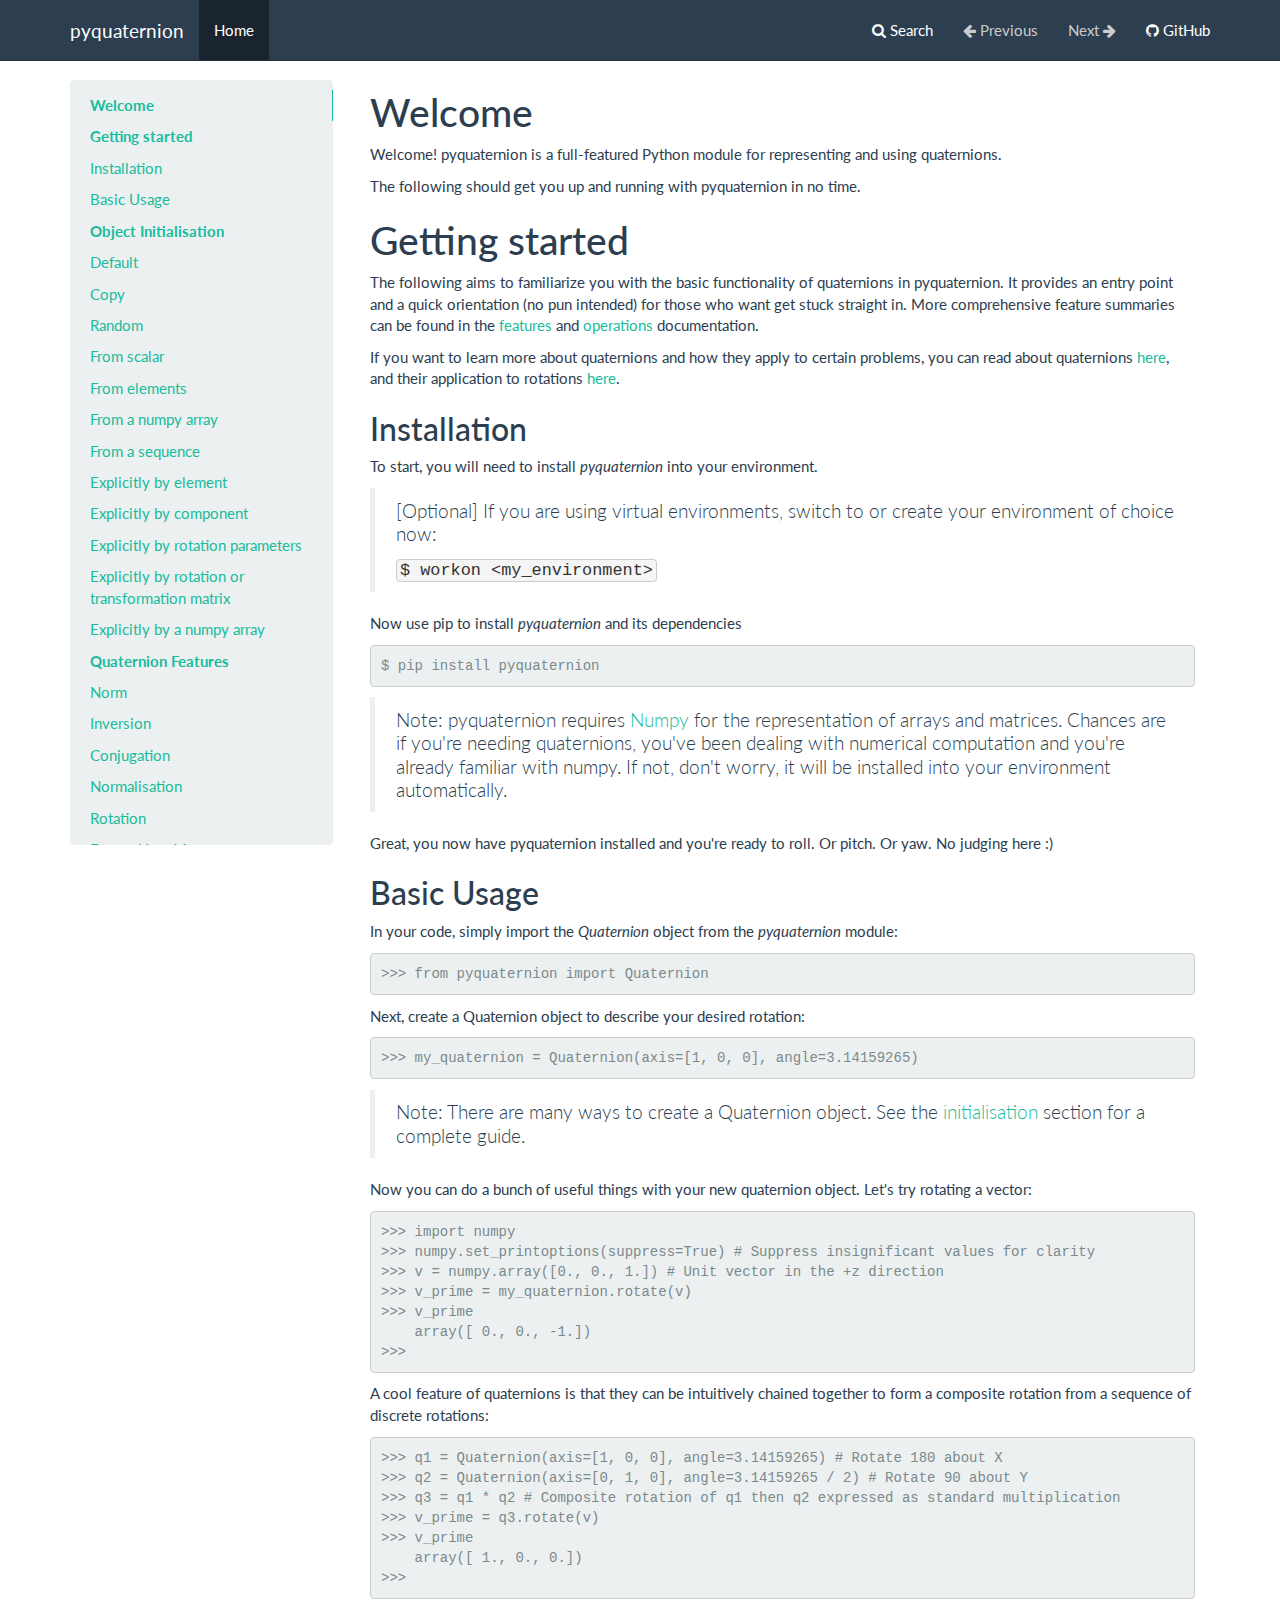
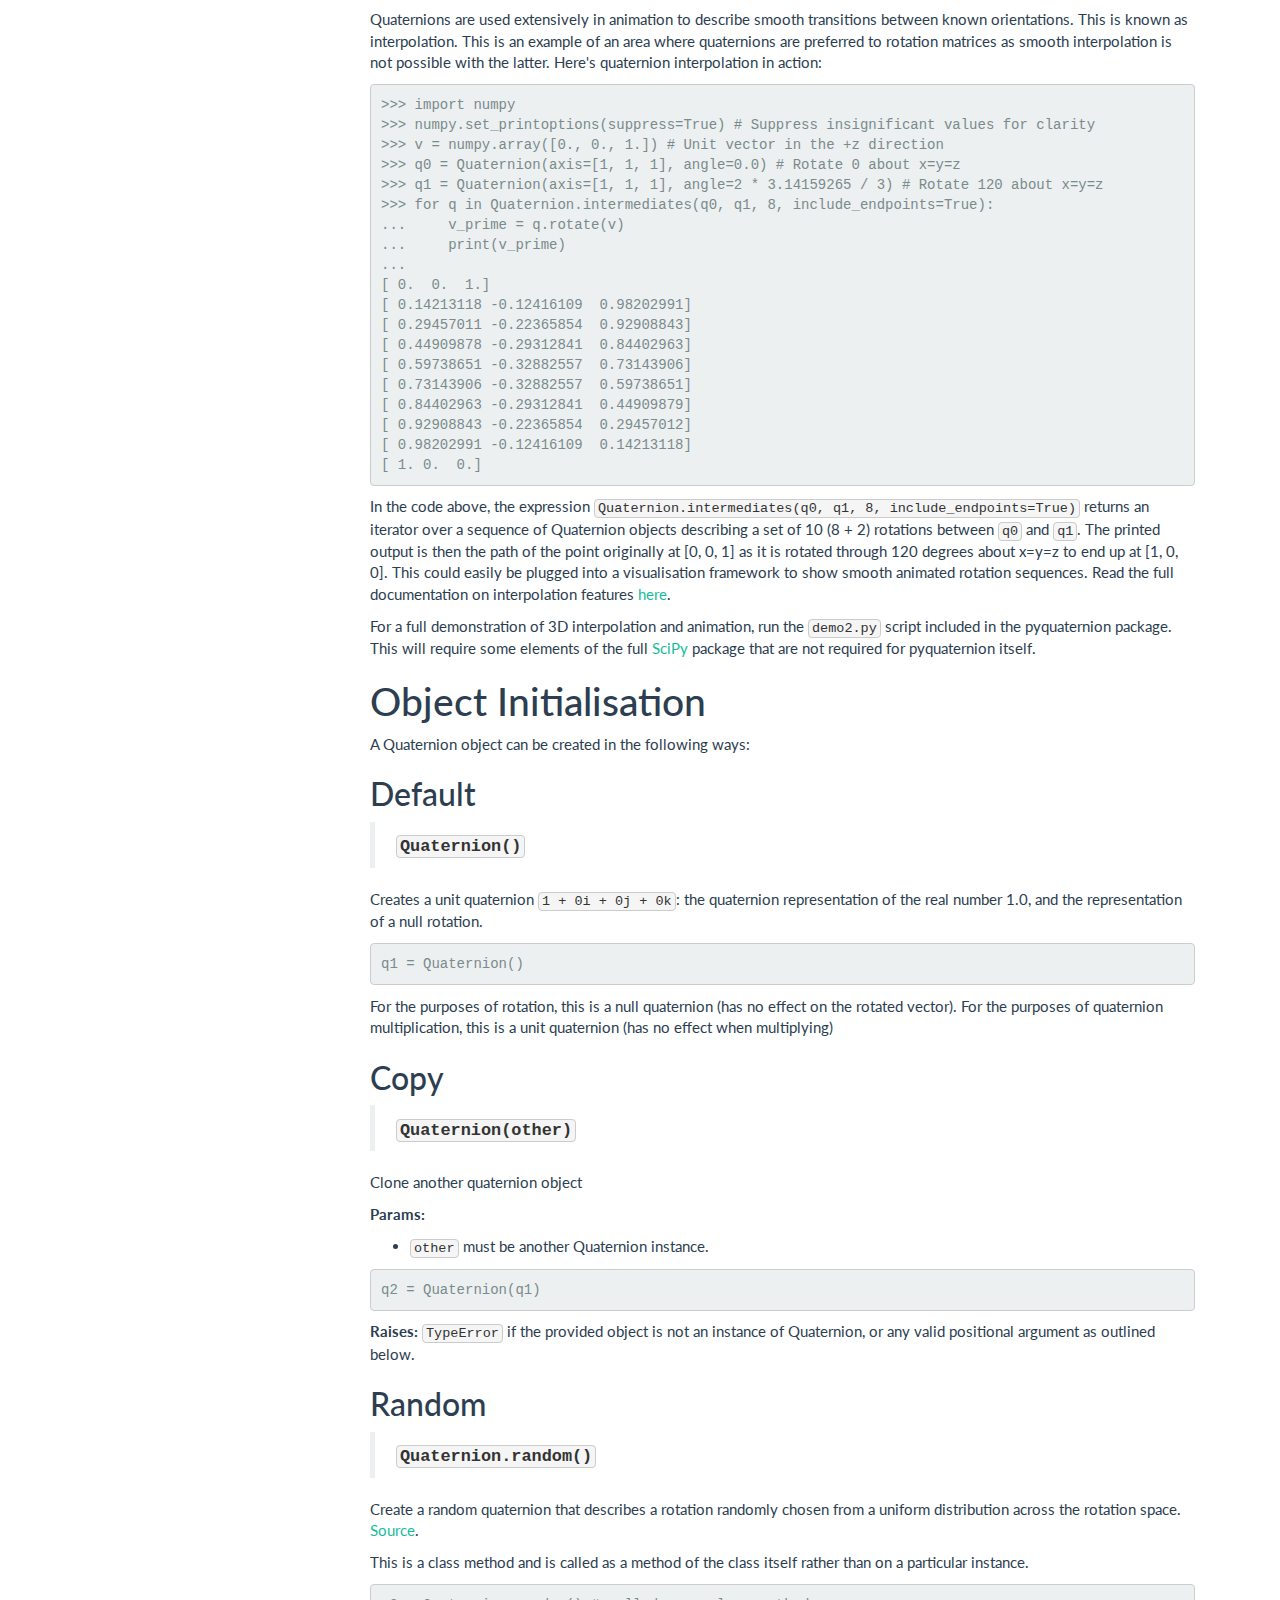
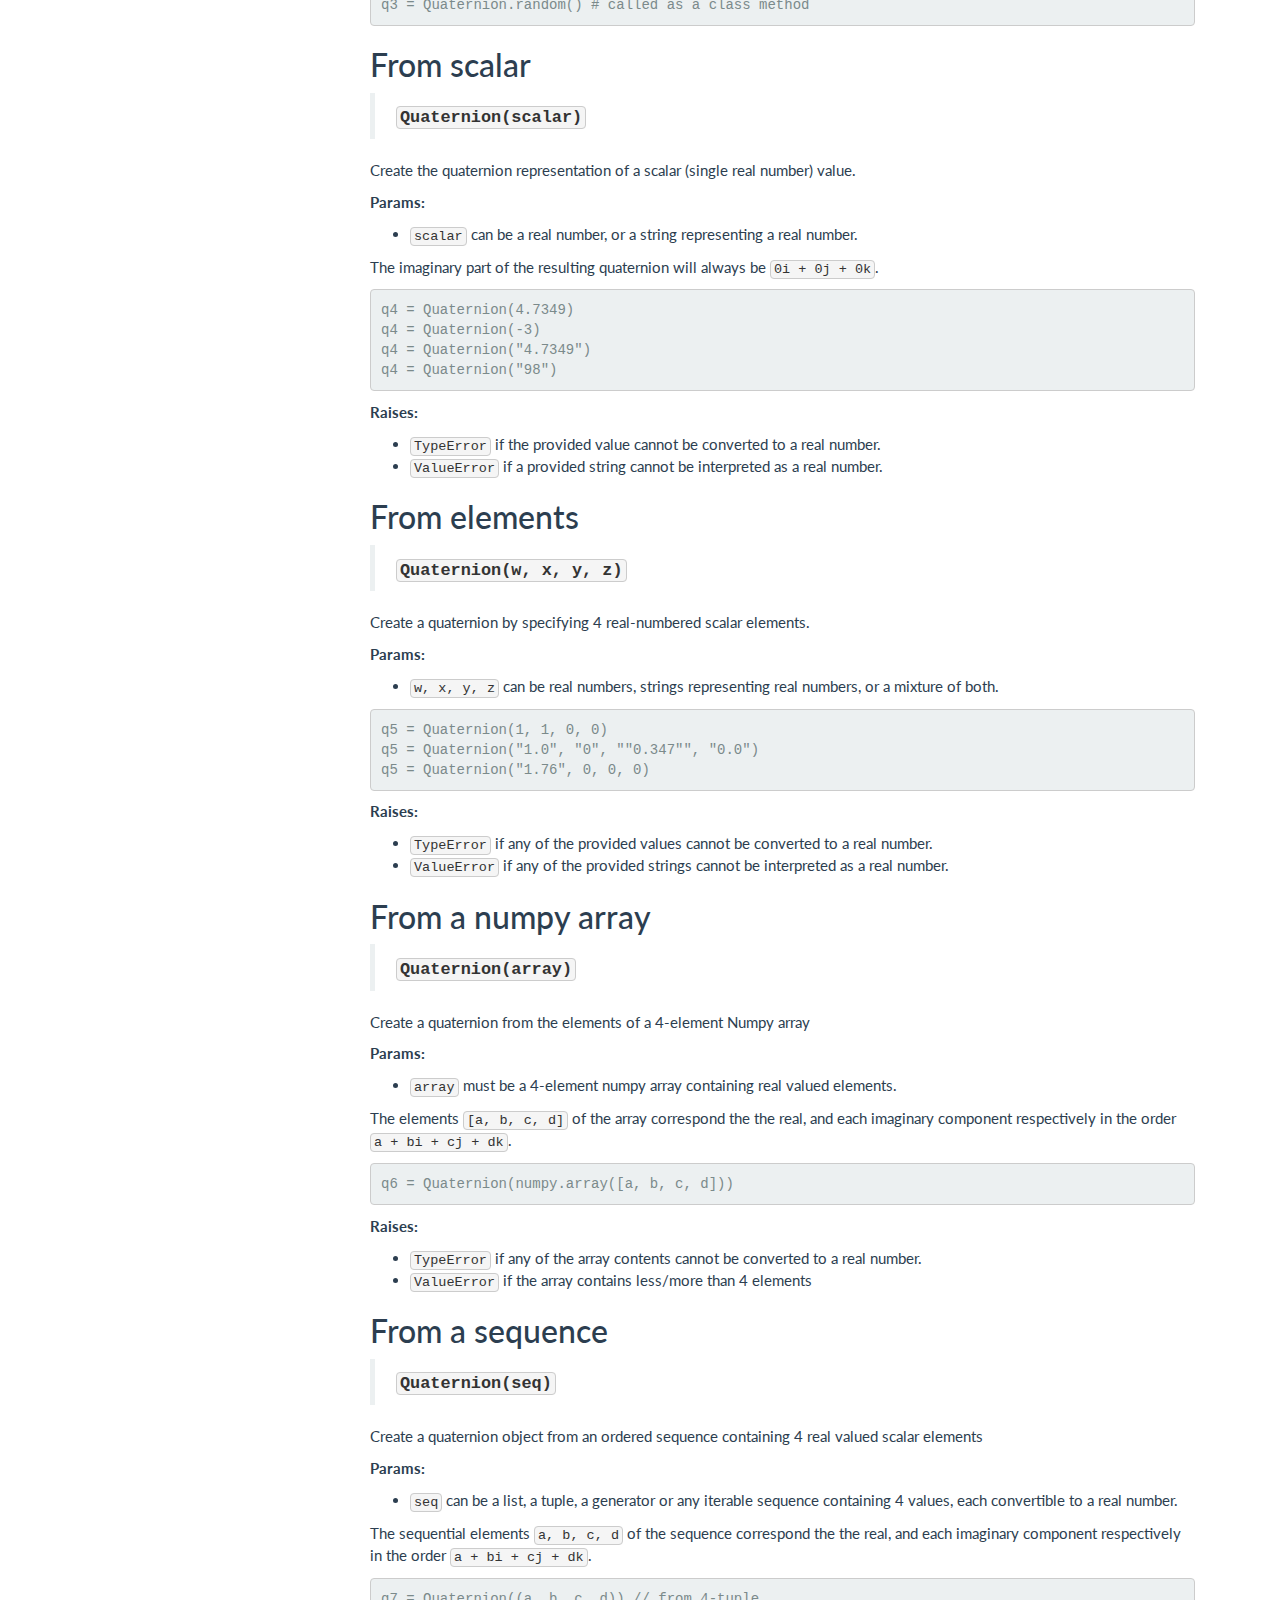
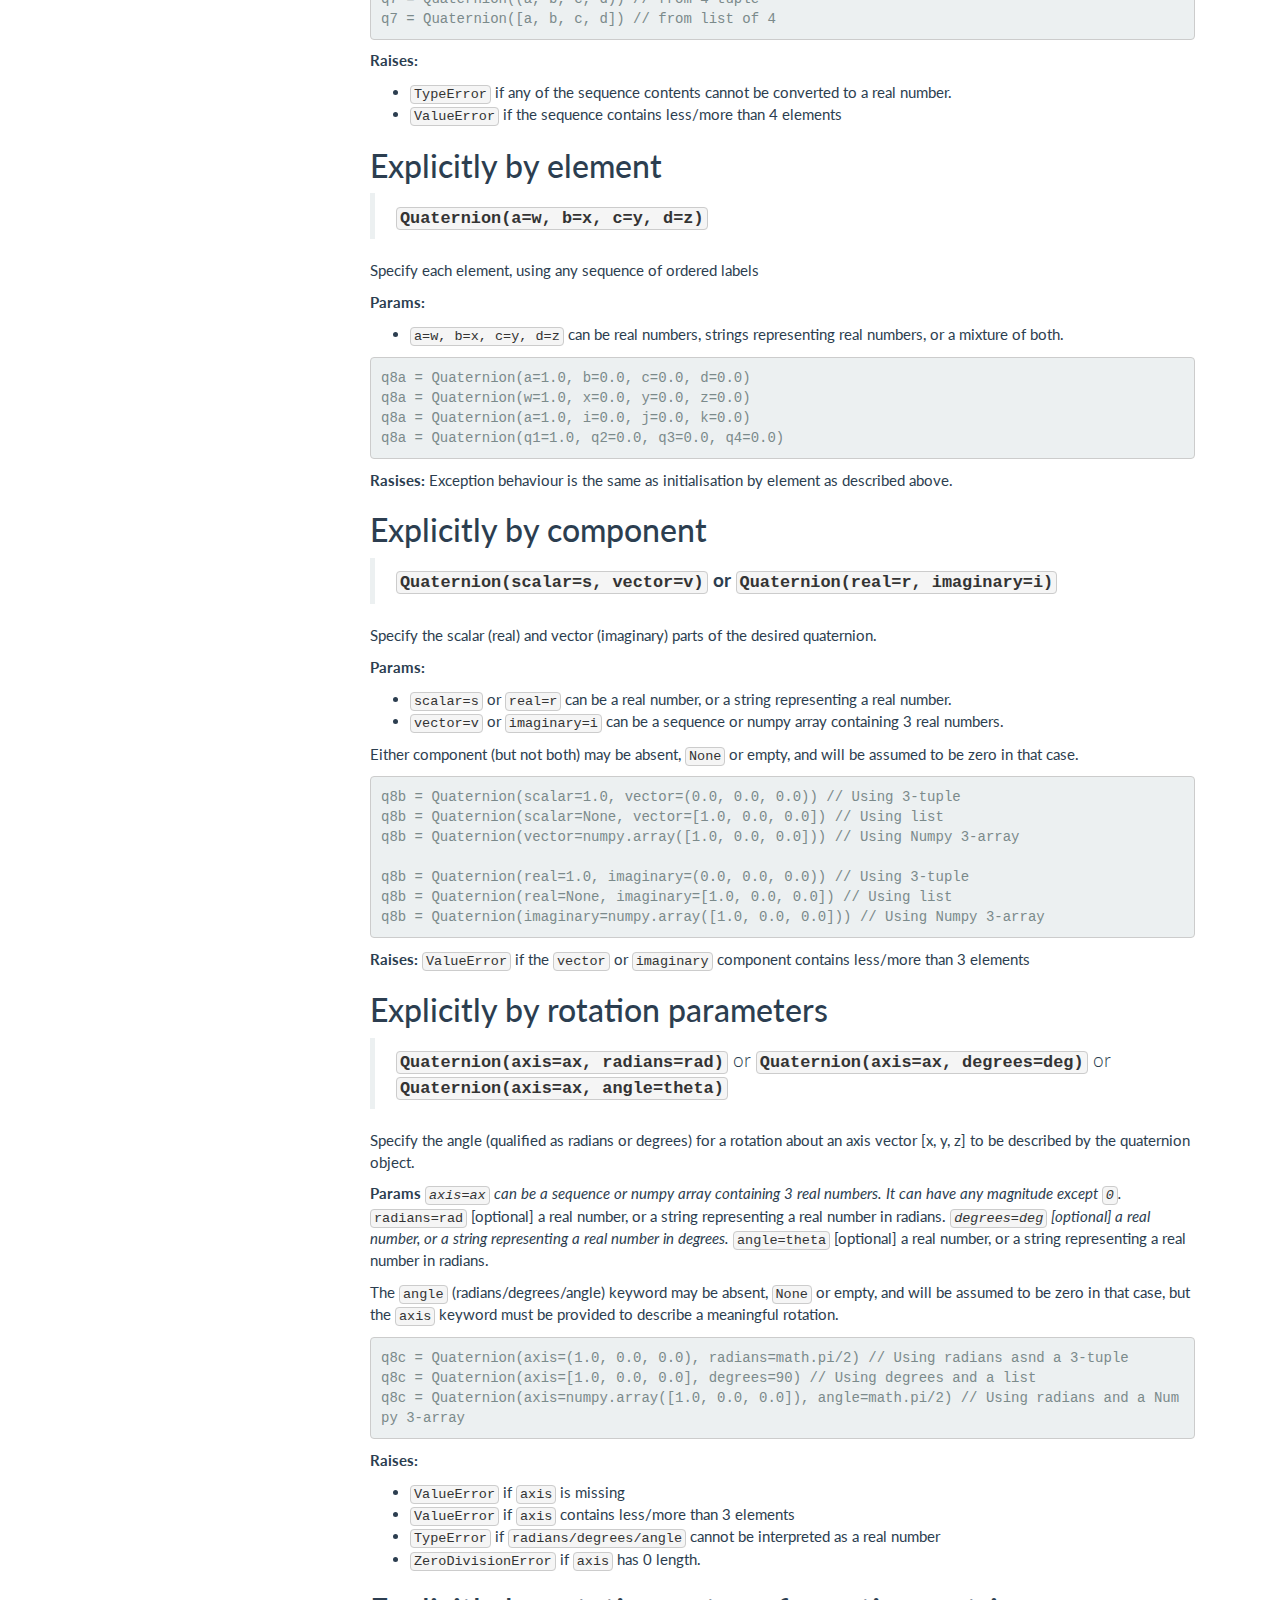
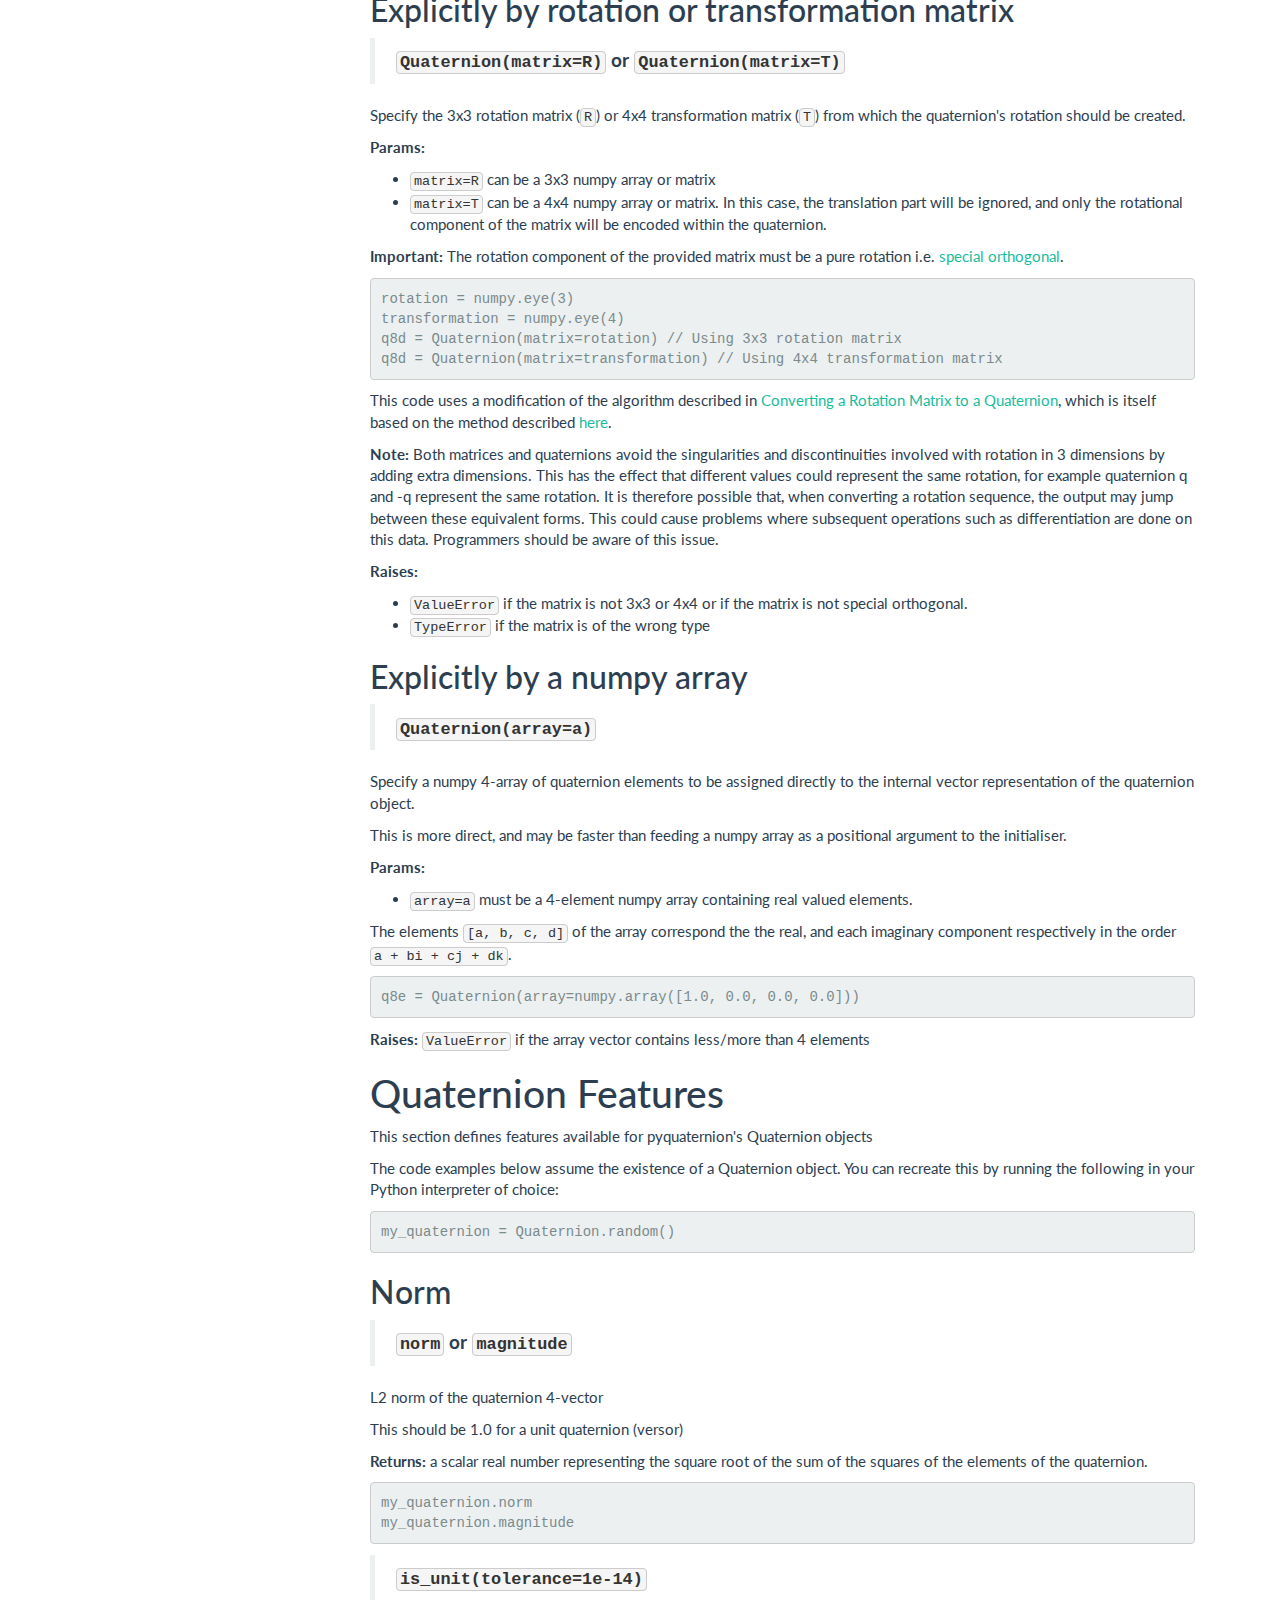
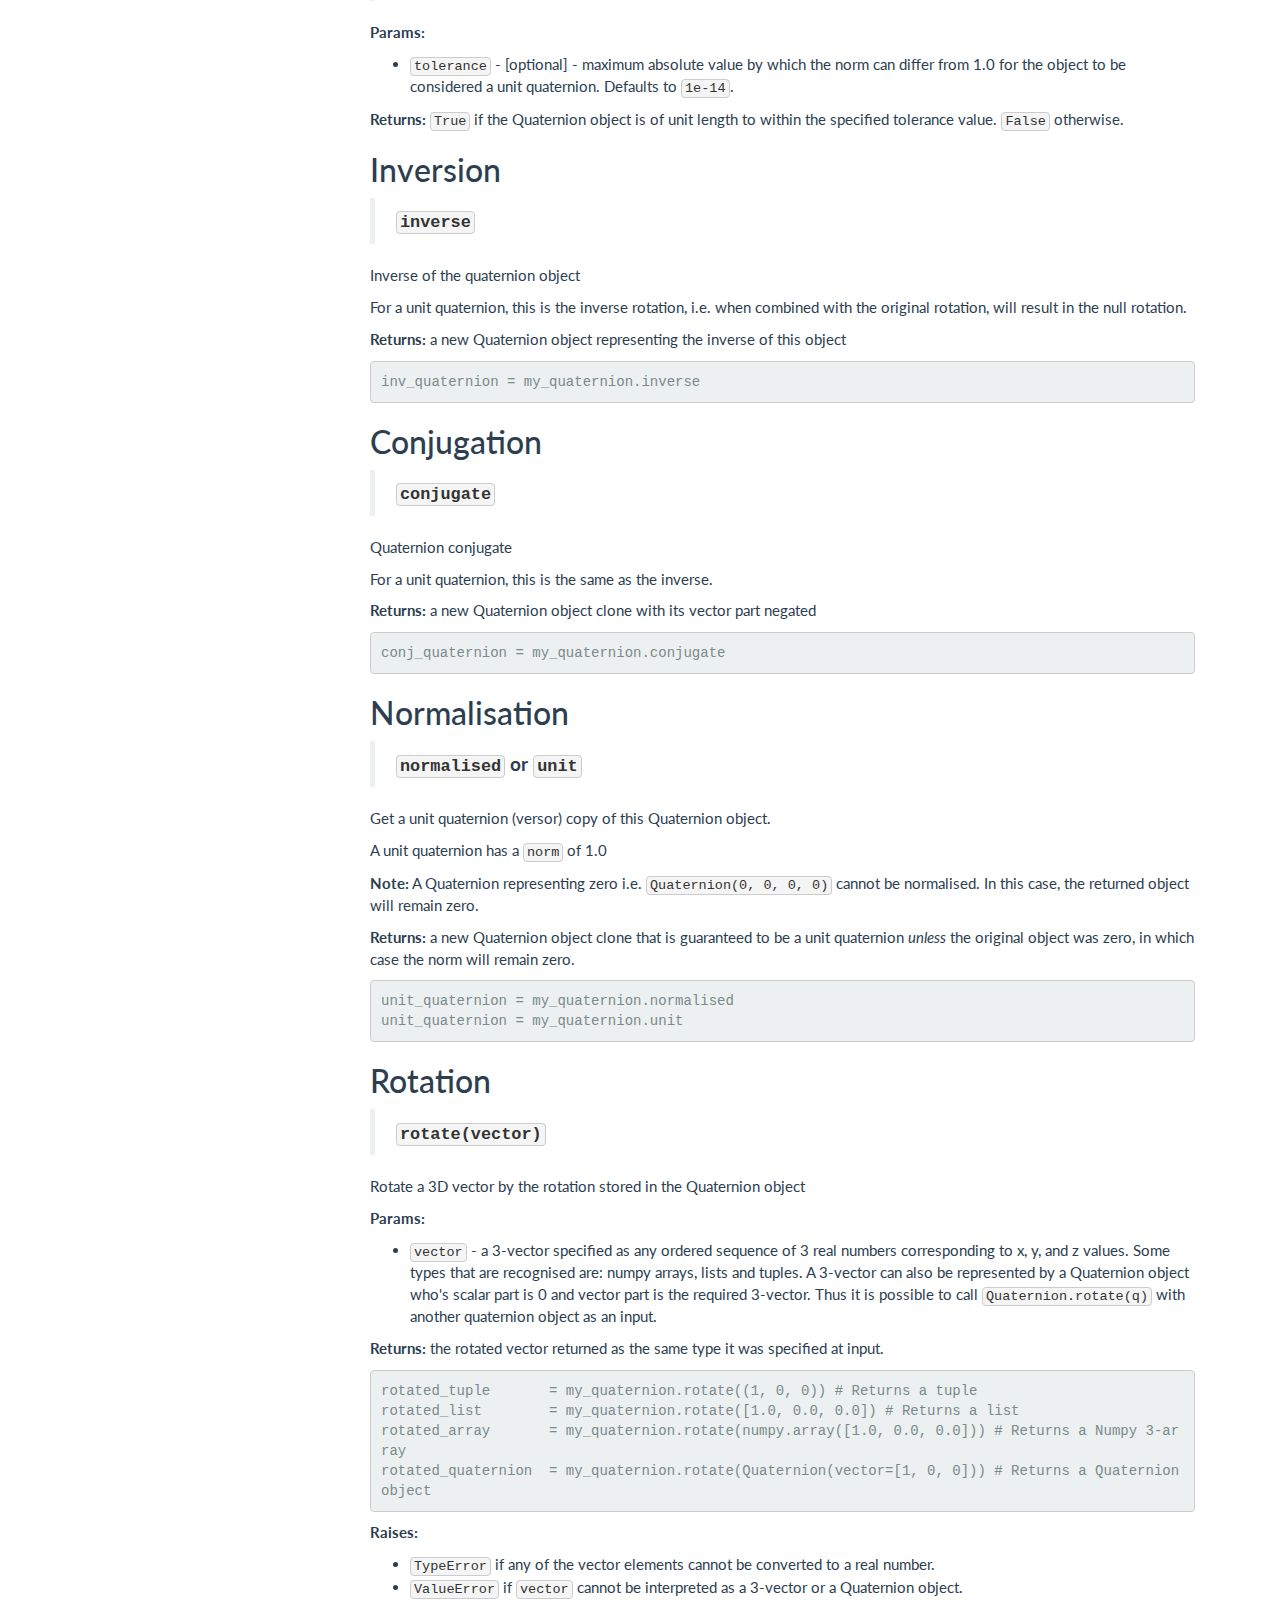
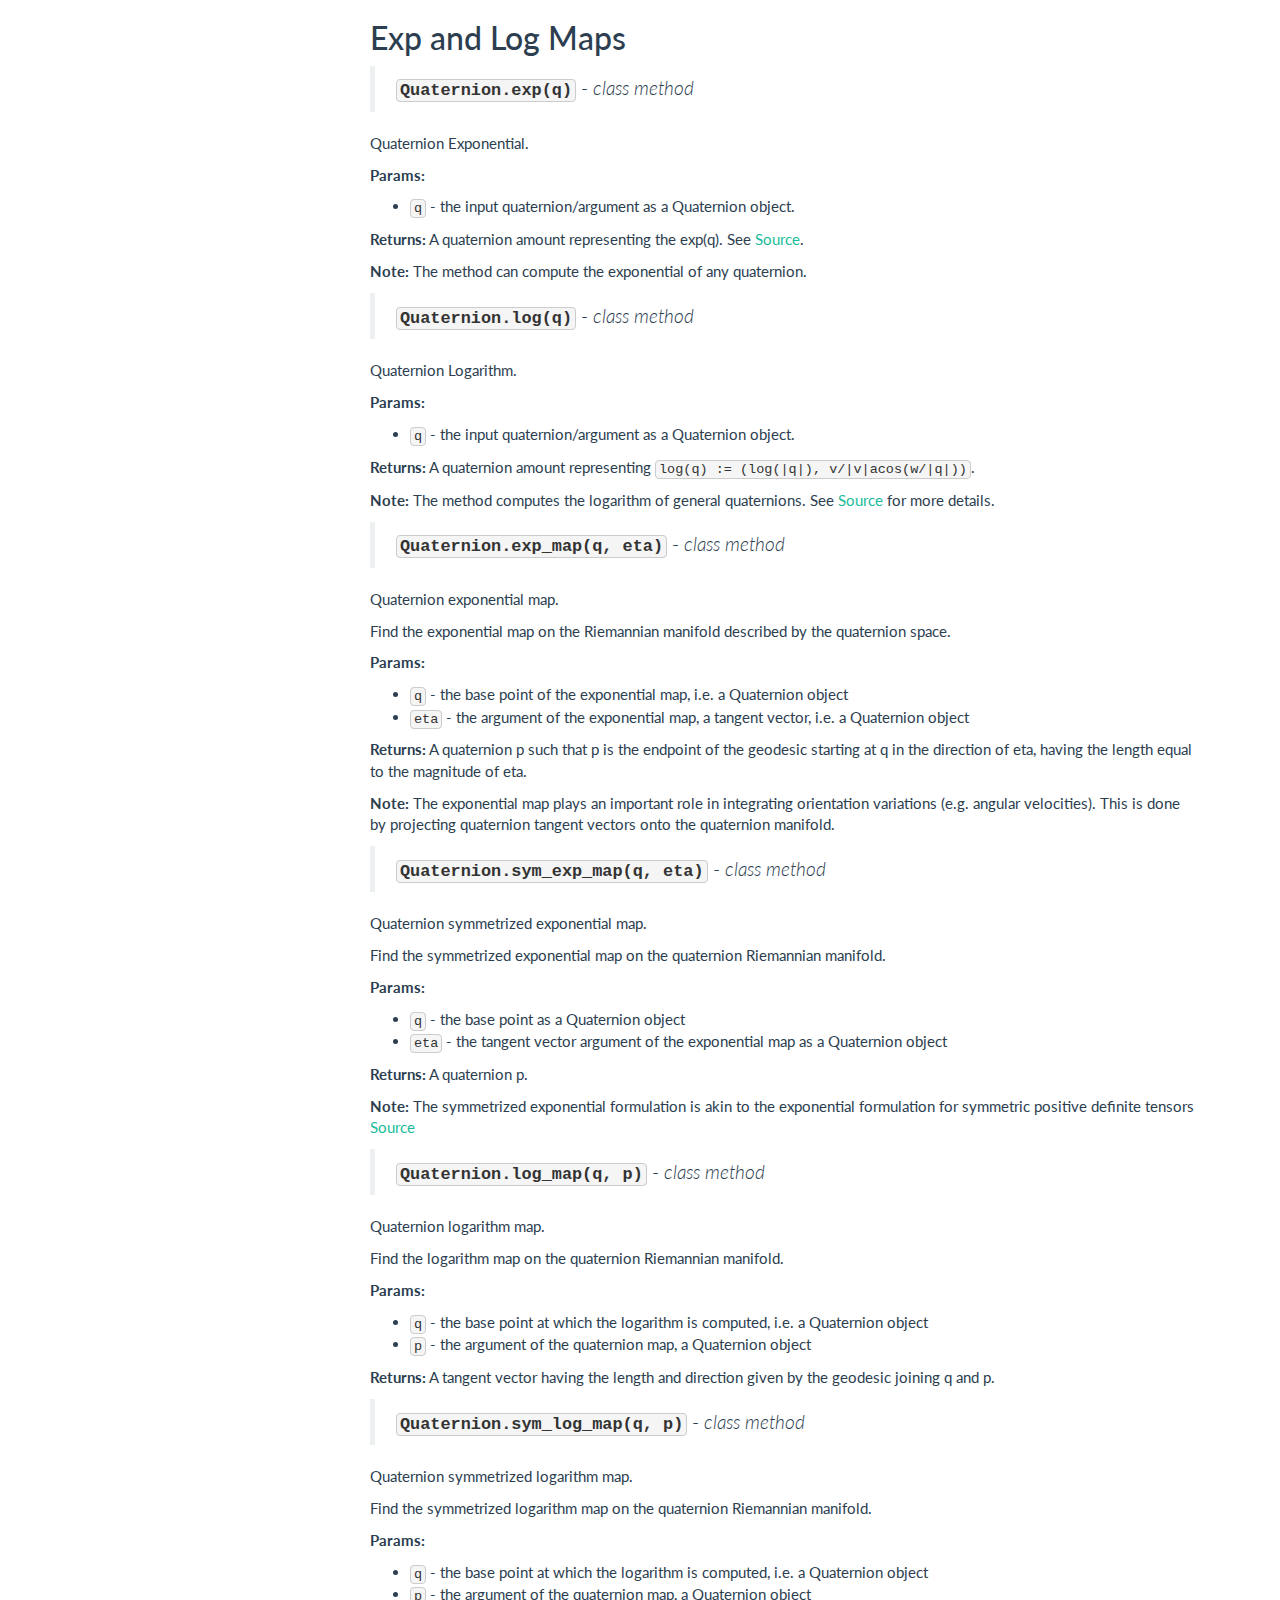
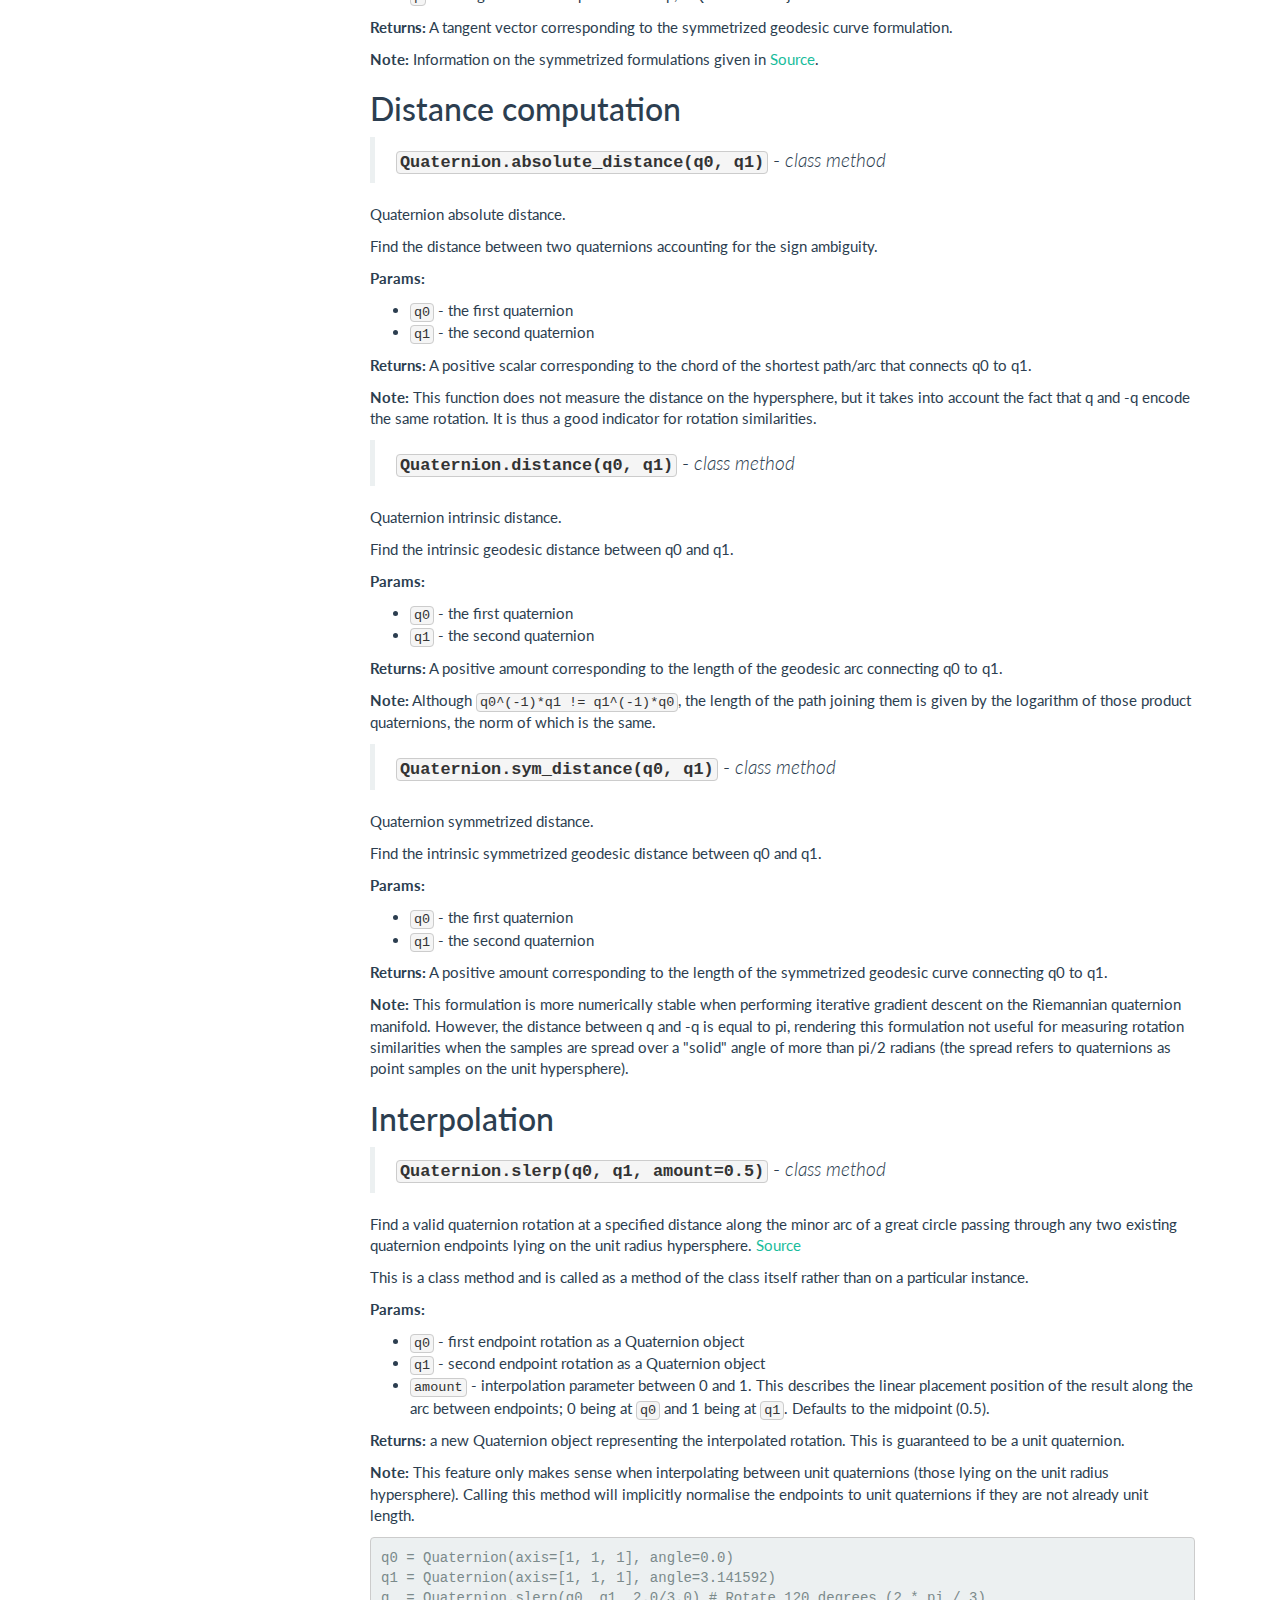
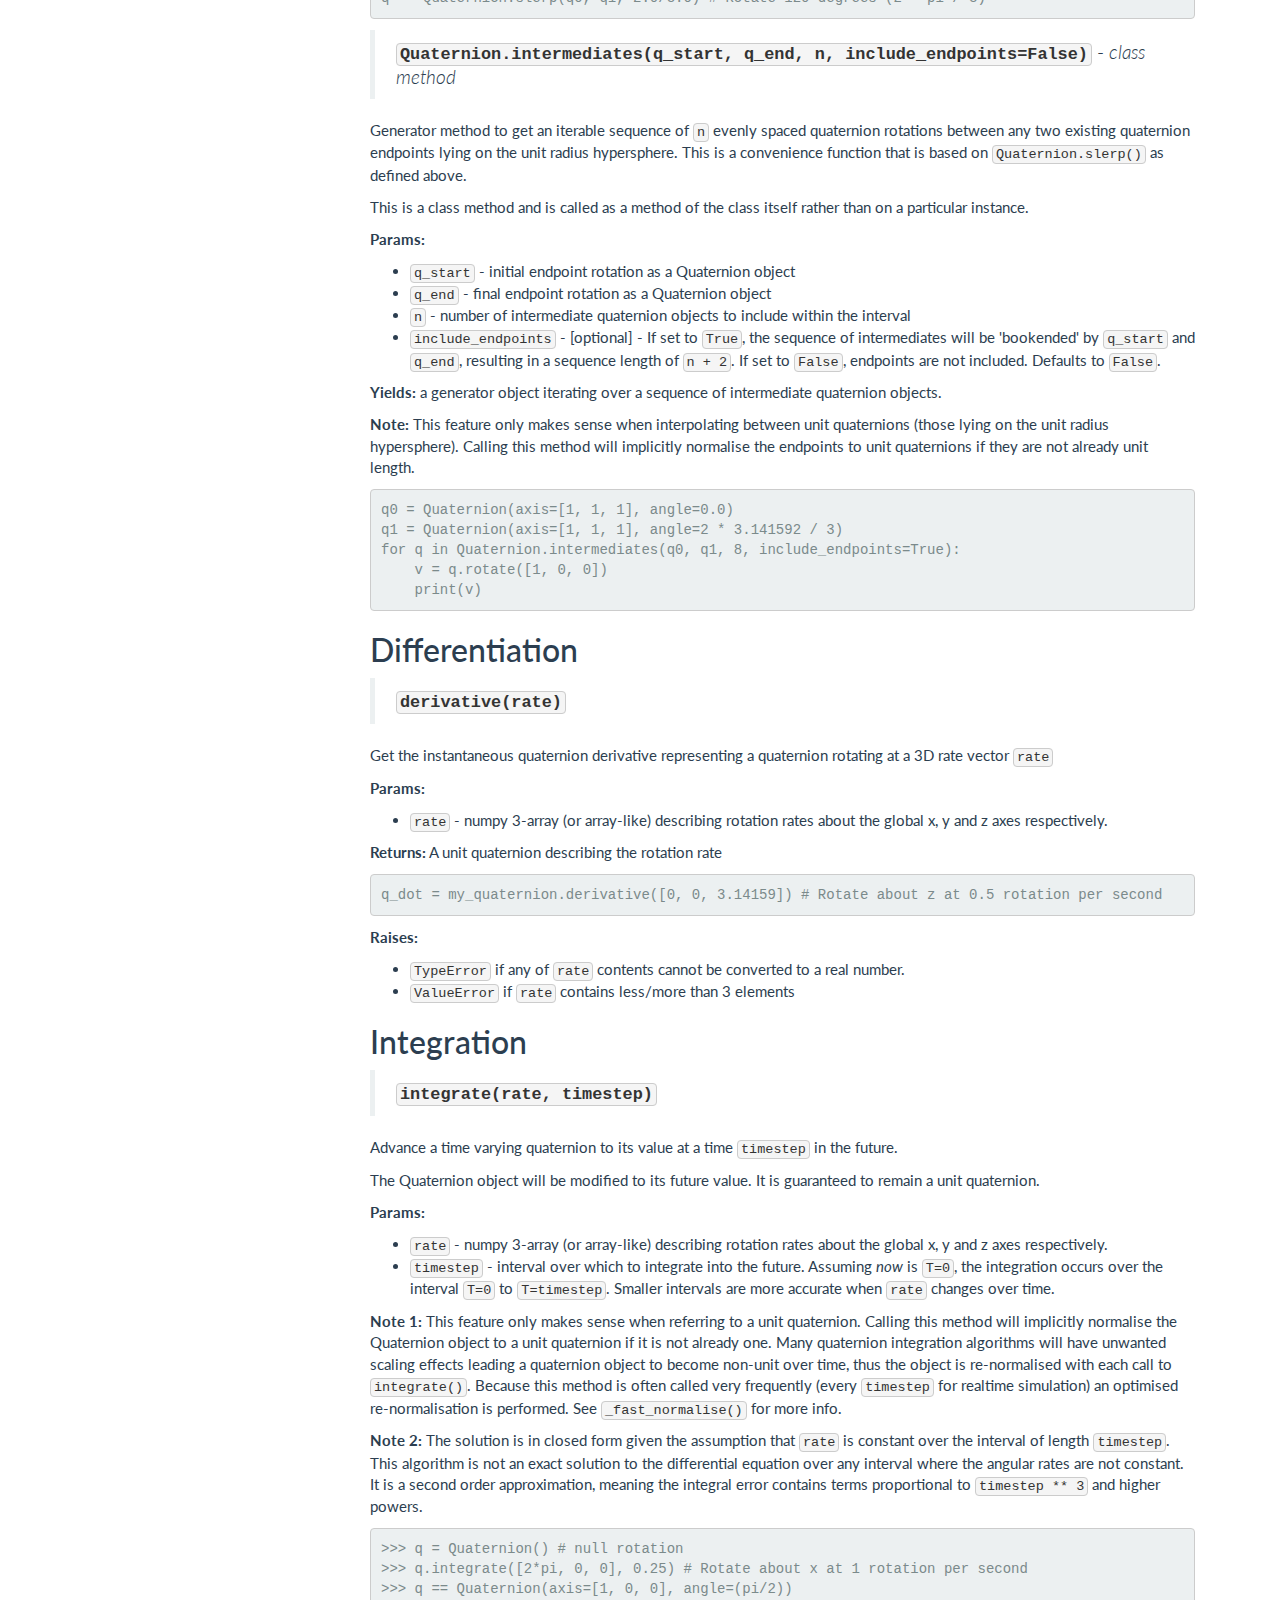
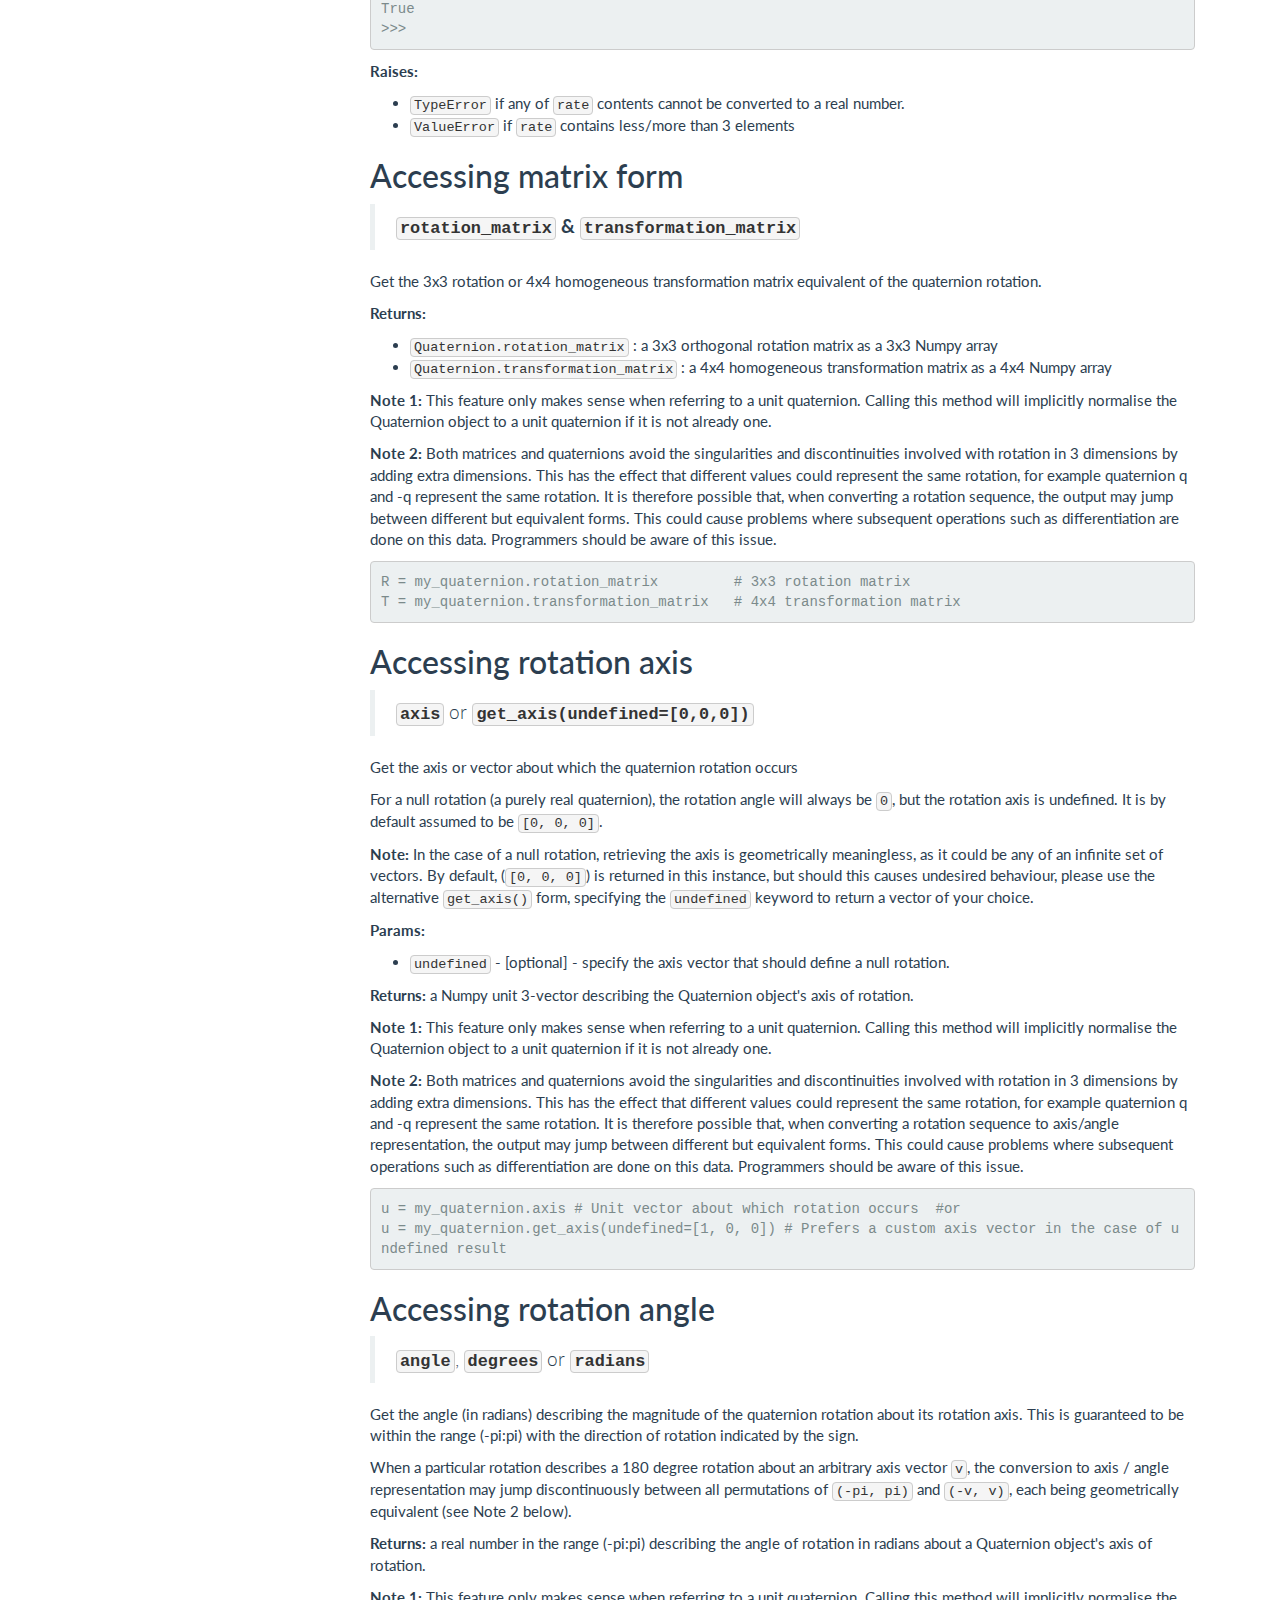
<file: index.html>
<!DOCTYPE html>
<html lang="en">
    <head>
        <meta charset="utf-8">
        <meta http-equiv="X-UA-Compatible" content="IE=edge">
        <meta name="viewport" content="width=device-width, initial-scale=1.0">
        <meta name="description" content="A fully featured python module for quaternion representation, manipulation, 3D rotation and animation.">
        <meta name="author" content="Kieran Wynn">
        <link rel="canonical" href="http://kieranwynn.github.io/pyquaternion/">
        <link rel="shortcut icon" href="./img/favicon.ico">

	<title>pyquaternion</title>

        <link href="./css/bootstrap-custom.min.css" rel="stylesheet">
        <link href="./css/font-awesome-4.0.3.css" rel="stylesheet">
        <link rel="stylesheet" href="./css/highlight.css">
        <link href="./css/base.css" rel="stylesheet">
        <link href="./extra.css" rel="stylesheet">

        <!-- HTML5 shim and Respond.js IE8 support of HTML5 elements and media queries -->
        <!--[if lt IE 9]>
            <script src="https://oss.maxcdn.com/libs/html5shiv/3.7.0/html5shiv.js"></script>
            <script src="https://oss.maxcdn.com/libs/respond.js/1.3.0/respond.min.js"></script>
        <![endif]-->

        
    </head>

    <body>

        <div class="navbar navbar-default navbar-fixed-top" role="navigation">
    <div class="container">

        <!-- Collapsed navigation -->
        <div class="navbar-header">
            <!-- Expander button -->
            <button type="button" class="navbar-toggle" data-toggle="collapse" data-target=".navbar-collapse">
                <span class="sr-only">Toggle navigation</span>
                <span class="icon-bar"></span>
                <span class="icon-bar"></span>
                <span class="icon-bar"></span>
            </button>

            <!-- Main title -->
            <a class="navbar-brand" href=".">pyquaternion</a>
        </div>

        <!-- Expanded navigation -->
        <div class="navbar-collapse collapse">
            <!-- Main navigation -->
            <ul class="nav navbar-nav">
            
            
                <li class="active">
                    <a href=".">Home</a>
                </li>
            
            
            </ul>

            <!-- Search, Navigation and Repo links -->
            <ul class="nav navbar-nav navbar-right">
                <li>
                    <a href="#" data-toggle="modal" data-target="#mkdocs_search_modal">
                        <i class="fa fa-search"></i> Search
                    </a>
                </li>
                <li class="disabled">
                    <a rel="next" >
                        <i class="fa fa-arrow-left"></i> Previous
                    </a>
                </li>
                <li class="disabled">
                    <a rel="prev" >
                        Next <i class="fa fa-arrow-right"></i>
                    </a>
                </li>
                
                <li>
                    <a href="https://github.com/KieranWynn/pyquaternion">
                        
                            <i class="fa fa-github"></i>
                        
                        GitHub
                    </a>
                </li>
                
            </ul>
        </div>
    </div>
</div>

        <div class="container">
            <div class="col-md-3"><div class="bs-sidebar hidden-print affix well" role="complementary">
    <ul class="nav bs-sidenav">
    
        <li class="main active"><a href="#welcome">Welcome</a></li>
        
    
        <li class="main "><a href="#getting-started">Getting started</a></li>
        
            <li><a href="#installation">Installation</a></li>
        
            <li><a href="#basic-usage">Basic Usage</a></li>
        
    
        <li class="main "><a href="#object-initialisation">Object Initialisation</a></li>
        
            <li><a href="#default">Default</a></li>
        
            <li><a href="#copy">Copy</a></li>
        
            <li><a href="#random">Random</a></li>
        
            <li><a href="#from-scalar">From scalar</a></li>
        
            <li><a href="#from-elements">From elements</a></li>
        
            <li><a href="#from-a-numpy-array">From a numpy array</a></li>
        
            <li><a href="#from-a-sequence">From a sequence</a></li>
        
            <li><a href="#explicitly-by-element">Explicitly by element</a></li>
        
            <li><a href="#explicitly-by-component">Explicitly by component</a></li>
        
            <li><a href="#explicitly-by-rotation-parameters">Explicitly by rotation parameters</a></li>
        
            <li><a href="#explicitly-by-rotation-or-transformation-matrix">Explicitly by rotation or transformation matrix</a></li>
        
            <li><a href="#explicitly-by-a-numpy-array">Explicitly by a numpy array</a></li>
        
    
        <li class="main "><a href="#quaternion-features">Quaternion Features</a></li>
        
            <li><a href="#norm">Norm</a></li>
        
            <li><a href="#inversion">Inversion</a></li>
        
            <li><a href="#conjugation">Conjugation</a></li>
        
            <li><a href="#normalisation">Normalisation</a></li>
        
            <li><a href="#rotation">Rotation</a></li>
        
            <li><a href="#exp-and-log-maps">Exp and Log Maps</a></li>
        
            <li><a href="#distance-computation">Distance computation</a></li>
        
            <li><a href="#interpolation">Interpolation</a></li>
        
            <li><a href="#differentiation">Differentiation</a></li>
        
            <li><a href="#integration">Integration</a></li>
        
            <li><a href="#accessing-matrix-form">Accessing matrix form</a></li>
        
            <li><a href="#accessing-rotation-axis">Accessing rotation axis</a></li>
        
            <li><a href="#accessing-rotation-angle">Accessing rotation angle</a></li>
        
            <li><a href="#accessing-real-components">Accessing real components</a></li>
        
            <li><a href="#accessing-imaginary-components">Accessing imaginary components</a></li>
        
            <li><a href="#accessing-individual-elements">Accessing individual elements</a></li>
        
            <li><a href="#modifying-individual-elements">Modifying individual elements</a></li>
        
    
        <li class="main "><a href="#quaternion-operations">Quaternion Operations</a></li>
        
            <li><a href="#string-representation">String Representation</a></li>
        
            <li><a href="#bool">Bool</a></li>
        
            <li><a href="#equality">Equality</a></li>
        
            <li><a href="#negation">Negation</a></li>
        
            <li><a href="#addition">Addition</a></li>
        
            <li><a href="#subtraction">Subtraction</a></li>
        
            <li><a href="#multiplication">Multiplication</a></li>
        
            <li><a href="#division">Division</a></li>
        
            <li><a href="#exponentiation">Exponentiation</a></li>
        
    
    </ul>
</div></div>
            <div class="col-md-9" role="main">

<h1 id="welcome">Welcome</h1>
<p>Welcome! pyquaternion is a full-featured Python module for representing and using quaternions.</p>
<p>The following should get you up and running with pyquaternion in no time.</p>
<p><a name="getting_started"></a></p>
<h1 id="getting-started">Getting started</h1>
<p>The following aims to familiarize you with the basic functionality of quaternions in pyquaternion. It provides an entry point and a quick orientation (no pun intended) for those who want get stuck straight in. More comprehensive feature summaries can be found in the <a href="#quaternion-features">features</a> and <a href="#quaternion-operations">operations</a> documentation.</p>
<p>If you want to learn more about quaternions and how they apply to certain problems, you can read about quaternions <a href="http://en.wikipedia.org/wiki/Quaternion">here</a>, and their application to rotations <a href="http://en.wikipedia.org/wiki/Quaternions_and_spatial_rotation">here</a>.</p>
<h2 id="installation">Installation</h2>
<p>To start, you will need to install <em>pyquaternion</em> into your environment.</p>
<blockquote>
<p>[Optional] If you are using virtual environments, switch to or create your environment of choice now:</p>
<p><code>$ workon &lt;my_environment&gt;</code></p>
</blockquote>
<p>Now use pip to install <em>pyquaternion</em> and its dependencies</p>
<pre><code>$ pip install pyquaternion
</code></pre>
<blockquote>
<p>Note: pyquaternion requires <a href="http://www.numpy.org">Numpy</a> for the representation of arrays and matrices.
Chances are if you're needing quaternions, you've been dealing with numerical computation and you're already familiar with numpy.
If not, don't worry, it will be installed into your environment automatically.</p>
</blockquote>
<p>Great, you now have pyquaternion installed and you're ready to roll. Or pitch. Or yaw. No judging here :)</p>
<h2 id="basic-usage">Basic Usage</h2>
<p>In your code, simply import the <em>Quaternion</em> object from the <em>pyquaternion</em> module:</p>
<pre><code>&gt;&gt;&gt; from pyquaternion import Quaternion
</code></pre>
<p>Next, create a Quaternion object to describe your desired rotation:</p>
<pre><code>&gt;&gt;&gt; my_quaternion = Quaternion(axis=[1, 0, 0], angle=3.14159265)
</code></pre>
<blockquote>
<p>Note: There are many ways to create a Quaternion object. See the <a href="#object-initialisation">initialisation</a> section for a complete guide.</p>
</blockquote>
<p>Now you can do a bunch of useful things with your new quaternion object. Let's try rotating a vector:</p>
<pre><code>&gt;&gt;&gt; import numpy
&gt;&gt;&gt; numpy.set_printoptions(suppress=True) # Suppress insignificant values for clarity
&gt;&gt;&gt; v = numpy.array([0., 0., 1.]) # Unit vector in the +z direction
&gt;&gt;&gt; v_prime = my_quaternion.rotate(v)
&gt;&gt;&gt; v_prime
    array([ 0., 0., -1.])
&gt;&gt;&gt;
</code></pre>
<p>A cool feature of quaternions is that they can be intuitively chained together to form a composite rotation from a sequence of discrete rotations:</p>
<pre><code>&gt;&gt;&gt; q1 = Quaternion(axis=[1, 0, 0], angle=3.14159265) # Rotate 180 about X
&gt;&gt;&gt; q2 = Quaternion(axis=[0, 1, 0], angle=3.14159265 / 2) # Rotate 90 about Y
&gt;&gt;&gt; q3 = q1 * q2 # Composite rotation of q1 then q2 expressed as standard multiplication
&gt;&gt;&gt; v_prime = q3.rotate(v)
&gt;&gt;&gt; v_prime
    array([ 1., 0., 0.])
&gt;&gt;&gt;
</code></pre>
<p>Quaternions are used extensively in animation to describe smooth transitions between known orientations. This is known as interpolation. This is an example of an area where quaternions are preferred to rotation matrices as smooth interpolation is not possible with the latter. Here's quaternion interpolation in action:</p>
<pre><code>&gt;&gt;&gt; import numpy
&gt;&gt;&gt; numpy.set_printoptions(suppress=True) # Suppress insignificant values for clarity
&gt;&gt;&gt; v = numpy.array([0., 0., 1.]) # Unit vector in the +z direction
&gt;&gt;&gt; q0 = Quaternion(axis=[1, 1, 1], angle=0.0) # Rotate 0 about x=y=z
&gt;&gt;&gt; q1 = Quaternion(axis=[1, 1, 1], angle=2 * 3.14159265 / 3) # Rotate 120 about x=y=z
&gt;&gt;&gt; for q in Quaternion.intermediates(q0, q1, 8, include_endpoints=True):
...     v_prime = q.rotate(v)
...     print(v_prime)
...
[ 0.  0.  1.]
[ 0.14213118 -0.12416109  0.98202991]
[ 0.29457011 -0.22365854  0.92908843]
[ 0.44909878 -0.29312841  0.84402963]
[ 0.59738651 -0.32882557  0.73143906]
[ 0.73143906 -0.32882557  0.59738651]
[ 0.84402963 -0.29312841  0.44909879]
[ 0.92908843 -0.22365854  0.29457012]
[ 0.98202991 -0.12416109  0.14213118]
[ 1. 0.  0.]
</code></pre>
<p>In the code above, the expression <code>Quaternion.intermediates(q0, q1, 8, include_endpoints=True)</code> returns an iterator over a sequence of Quaternion objects describing a set of 10 (8 + 2) rotations between <code>q0</code> and <code>q1</code>. The printed output is then the path of the point originally at [0, 0, 1] as it is rotated through 120 degrees about x=y=z to end up at [1, 0, 0].
This could easily be plugged into a visualisation framework to show smooth animated rotation sequences. Read the full documentation on interpolation features <a href="#quaternion-features">here</a>.</p>
<p>For a full demonstration of 3D interpolation and animation, run the <code>demo2.py</code> script included in the pyquaternion package. This will require some elements of the full <a href="http://www.scipy.org/about.html">SciPy</a> package that are not required for pyquaternion itself.</p>
<h1 id="object-initialisation">Object Initialisation</h1>
<p>A Quaternion object can be created in the following ways:</p>
<h2 id="default">Default</h2>
<blockquote>
<p><strong><code>Quaternion()</code></strong></p>
</blockquote>
<p>Creates a unit quaternion <code>1 + 0i + 0j + 0k</code>: the quaternion representation of the real number 1.0, 
and the representation of a null rotation.</p>
<pre><code>q1 = Quaternion()
</code></pre>
<p>For the purposes of rotation, this is a null quaternion (has no effect on the rotated vector).
For the purposes of quaternion multiplication, this is a unit quaternion (has no effect when multiplying)</p>
<h2 id="copy">Copy</h2>
<blockquote>
<p><strong><code>Quaternion(other)</code></strong></p>
</blockquote>
<p>Clone another quaternion object</p>
<p><strong>Params:</strong></p>
<ul>
<li><code>other</code> must be another Quaternion instance.</li>
</ul>
<pre><code>q2 = Quaternion(q1)
</code></pre>

<p><strong>Raises:</strong> <code>TypeError</code> if the provided object is not an instance of Quaternion, or any valid positional argument as outlined below.</p>
<h2 id="random">Random</h2>
<blockquote>
<p><strong><code>Quaternion.random()</code></strong></p>
</blockquote>
<p>Create a random quaternion that describes a rotation randomly chosen from a uniform distribution across the rotation space. <a href="http://planning.cs.uiuc.edu/node198.html">Source</a>.</p>
<p>This is a class method and is called as a method of the class itself rather than on a particular instance.</p>
<pre><code>q3 = Quaternion.random() # called as a class method
</code></pre>
<h2 id="from-scalar">From scalar</h2>
<blockquote>
<p><strong><code>Quaternion(scalar)</code></strong></p>
</blockquote>
<p>Create the quaternion representation of a scalar (single real number) value.</p>
<p><strong>Params:</strong></p>
<ul>
<li><code>scalar</code> can be a real number, or a string representing a real number.</li>
</ul>
<p>The imaginary part of the resulting quaternion will always be <code>0i + 0j + 0k</code>.</p>
<pre><code>q4 = Quaternion(4.7349)
q4 = Quaternion(-3)
q4 = Quaternion("4.7349")
q4 = Quaternion("98")
</code></pre>
<p><strong>Raises:</strong></p>
<ul>
<li><code>TypeError</code> if the provided value cannot be converted to a real number.</li>
<li><code>ValueError</code> if a provided string cannot be interpreted as a real number.</li>
</ul>
<h2 id="from-elements">From elements</h2>
<blockquote>
<p><strong><code>Quaternion(w, x, y, z)</code></strong></p>
</blockquote>
<p>Create a quaternion by specifying 4 real-numbered scalar elements.</p>
<p><strong>Params:</strong></p>
<ul>
<li><code>w, x, y, z</code> can be real numbers, strings representing real numbers, or a mixture of both.</li>
</ul>
<pre><code>q5 = Quaternion(1, 1, 0, 0)
q5 = Quaternion(&quot;1.0&quot;, &quot;0&quot;, &quot;&quot;0.347&quot;&quot;, &quot;0.0&quot;)
q5 = Quaternion(&quot;1.76&quot;, 0, 0, 0)
</code></pre>

<p><strong>Raises:</strong></p>
<ul>
<li><code>TypeError</code> if any of the provided values cannot be converted to a real number.</li>
<li><code>ValueError</code> if any of the provided strings cannot be interpreted as a real number.</li>
</ul>
<h2 id="from-a-numpy-array">From a numpy array</h2>
<blockquote>
<p><strong><code>Quaternion(array)</code></strong></p>
</blockquote>
<p>Create a quaternion from the elements of a 4-element Numpy array</p>
<p><strong>Params:</strong></p>
<ul>
<li><code>array</code> must be a 4-element numpy array containing real valued elements.</li>
</ul>
<p>The elements <code>[a, b, c, d]</code> of the array correspond the the real, and each imaginary component respectively in the order <code>a + bi + cj + dk</code>.</p>
<pre><code>q6 = Quaternion(numpy.array([a, b, c, d]))
</code></pre>
<p><strong>Raises:</strong></p>
<ul>
<li><code>TypeError</code> if any of the array contents cannot be converted to a real number.</li>
<li><code>ValueError</code> if the array contains less/more than 4 elements</li>
</ul>
<h2 id="from-a-sequence">From a sequence</h2>
<blockquote>
<p><strong><code>Quaternion(seq)</code></strong></p>
</blockquote>
<p>Create a quaternion object from an ordered sequence containing 4 real valued scalar elements</p>
<p><strong>Params:</strong></p>
<ul>
<li><code>seq</code> can be a list, a tuple, a generator or any iterable sequence containing 4 values, each convertible to a real number.</li>
</ul>
<p>The sequential elements <code>a, b, c, d</code> of the sequence correspond the the real, and each imaginary component respectively in the order <code>a + bi + cj + dk</code>.</p>
<pre><code>q7 = Quaternion((a, b, c, d)) // from 4-tuple
q7 = Quaternion([a, b, c, d]) // from list of 4
</code></pre>
<p><strong>Raises:</strong></p>
<ul>
<li><code>TypeError</code>  if any of the sequence contents cannot be converted to a real number.</li>
<li><code>ValueError</code> if the sequence contains less/more than 4 elements</li>
</ul>
<h2 id="explicitly-by-element">Explicitly by element</h2>
<blockquote>
<p><strong><code>Quaternion(a=w, b=x, c=y, d=z)</code></strong></p>
</blockquote>
<p>Specify each element, using any sequence of ordered labels</p>
<p><strong>Params:</strong></p>
<ul>
<li><code>a=w, b=x, c=y, d=z</code> can be real numbers, strings representing real numbers, or a mixture of both.</li>
</ul>
<pre><code>q8a = Quaternion(a=1.0, b=0.0, c=0.0, d=0.0)
q8a = Quaternion(w=1.0, x=0.0, y=0.0, z=0.0)
q8a = Quaternion(a=1.0, i=0.0, j=0.0, k=0.0)
q8a = Quaternion(q1=1.0, q2=0.0, q3=0.0, q4=0.0)
</code></pre>

<p><strong>Rasises:</strong> Exception behaviour is the same as initialisation by element as described above.</p>
<h2 id="explicitly-by-component">Explicitly by component</h2>
<blockquote>
<p><strong><code>Quaternion(scalar=s, vector=v)</code> or <code>Quaternion(real=r, imaginary=i)</code></strong></p>
</blockquote>
<p>Specify the scalar (real) and vector (imaginary) parts of the desired quaternion.</p>
<p><strong>Params:</strong></p>
<ul>
<li><code>scalar=s</code> or <code>real=r</code> can be a real number, or a string representing a real number.</li>
<li><code>vector=v</code> or <code>imaginary=i</code> can be a sequence or numpy array containing 3 real numbers.</li>
</ul>
<p>Either component (but not both) may be absent, <code>None</code> or empty, and will be assumed to be zero in that case.</p>
<pre><code>q8b = Quaternion(scalar=1.0, vector=(0.0, 0.0, 0.0)) // Using 3-tuple
q8b = Quaternion(scalar=None, vector=[1.0, 0.0, 0.0]) // Using list
q8b = Quaternion(vector=numpy.array([1.0, 0.0, 0.0])) // Using Numpy 3-array

q8b = Quaternion(real=1.0, imaginary=(0.0, 0.0, 0.0)) // Using 3-tuple
q8b = Quaternion(real=None, imaginary=[1.0, 0.0, 0.0]) // Using list
q8b = Quaternion(imaginary=numpy.array([1.0, 0.0, 0.0])) // Using Numpy 3-array
</code></pre>
<p><strong>Raises:</strong> <code>ValueError</code> if the <code>vector</code> or <code>imaginary</code> component contains less/more than 3 elements</p>
<h2 id="explicitly-by-rotation-parameters">Explicitly by rotation parameters</h2>
<blockquote>
<p><strong><code>Quaternion(axis=ax, radians=rad)</code></strong> or <strong><code>Quaternion(axis=ax, degrees=deg)</code></strong> or <strong><code>Quaternion(axis=ax, angle=theta)</code></strong></p>
</blockquote>
<p>Specify the angle (qualified as radians or degrees) for a rotation about an axis vector [x, y, z] to be described by the quaternion object.</p>
<p><strong>Params</strong>
<em> <code>axis=ax</code> can be a sequence or numpy array containing 3 real numbers. It can have any magnitude except <code>0</code>.
</em> <code>radians=rad</code> [optional] a real number, or a string representing a real number in radians.
<em> <code>degrees=deg</code> [optional] a real number, or a string representing a real number in degrees.
</em> <code>angle=theta</code> [optional] a real number, or a string representing a real number in radians.</p>
<p>The <code>angle</code> (radians/degrees/angle) keyword may be absent, <code>None</code> or empty, and will be assumed to be zero in that case,
but the <code>axis</code> keyword must be provided to describe a meaningful rotation.</p>
<pre><code>q8c = Quaternion(axis=(1.0, 0.0, 0.0), radians=math.pi/2) // Using radians asnd a 3-tuple
q8c = Quaternion(axis=[1.0, 0.0, 0.0], degrees=90) // Using degrees and a list
q8c = Quaternion(axis=numpy.array([1.0, 0.0, 0.0]), angle=math.pi/2) // Using radians and a Numpy 3-array
</code></pre>
<p><strong>Raises:</strong></p>
<ul>
<li><code>ValueError</code> if <code>axis</code> is missing</li>
<li><code>ValueError</code> if <code>axis</code> contains less/more than 3 elements</li>
<li><code>TypeError</code> if <code>radians/degrees/angle</code> cannot be interpreted as a real number</li>
<li><code>ZeroDivisionError</code> if <code>axis</code> has 0 length.</li>
</ul>
<h2 id="explicitly-by-rotation-or-transformation-matrix">Explicitly by rotation or transformation matrix</h2>
<blockquote>
<p><strong><code>Quaternion(matrix=R)</code> or <code>Quaternion(matrix=T)</code></strong></p>
</blockquote>
<p>Specify the 3x3 rotation matrix (<code>R</code>) or 4x4 transformation matrix (<code>T</code>) from which the quaternion's rotation should be created.</p>
<p><strong>Params:</strong></p>
<ul>
<li><code>matrix=R</code> can be a 3x3 numpy array or matrix</li>
<li><code>matrix=T</code> can be a 4x4 numpy array or matrix. In this case, the translation part will be ignored, and only the rotational component of the matrix will be encoded within the quaternion.</li>
</ul>
<p><strong>Important:</strong> The rotation component of the provided matrix must be a pure rotation i.e. <a href="http://mathworld.wolfram.com/SpecialOrthogonalMatrix.html">special orthogonal</a>.</p>
<pre><code>rotation = numpy.eye(3)
transformation = numpy.eye(4)
q8d = Quaternion(matrix=rotation) // Using 3x3 rotation matrix
q8d = Quaternion(matrix=transformation) // Using 4x4 transformation matrix
</code></pre>
<p>This code uses a modification of the algorithm described in <a href="https://d3cw3dd2w32x2b.cloudfront.net/wp-content/uploads/2015/01/matrix-to-quat.pdf">Converting a Rotation Matrix to a Quaternion</a>, which is itself based on the method described <a href="http://www.euclideanspace.com/maths/geometry/rotations/conversions/matrixToQuaternion/">here</a>.</p>
<p><strong>Note:</strong> Both matrices and quaternions avoid the singularities and discontinuities involved with rotation in 3 dimensions by adding extra dimensions. This has the effect that different values could represent the same rotation, for example quaternion q and -q represent the same rotation. It is therefore possible that, when converting a rotation sequence, the output may jump between these equivalent forms. This could cause problems where subsequent operations such as differentiation are done on this data. Programmers should be aware of this issue.</p>
<p><strong>Raises:</strong></p>
<ul>
<li><code>ValueError</code> if the matrix is not 3x3 or 4x4 or if the matrix is not special orthogonal.</li>
<li><code>TypeError</code> if the matrix is of the wrong type</li>
</ul>
<h2 id="explicitly-by-a-numpy-array">Explicitly by a numpy array</h2>
<blockquote>
<p><strong><code>Quaternion(array=a)</code></strong></p>
</blockquote>
<p>Specify a numpy 4-array of quaternion elements to be assigned directly to the internal vector representation of the quaternion object.</p>
<p>This is more direct, and may be faster than feeding a numpy array as a positional argument to the initialiser.</p>
<p><strong>Params:</strong></p>
<ul>
<li><code>array=a</code> must be a 4-element numpy array containing real valued elements.</li>
</ul>
<p>The elements <code>[a, b, c, d]</code> of the array correspond the the real, and each imaginary component respectively in the order <code>a + bi + cj + dk</code>.</p>
<pre><code>q8e = Quaternion(array=numpy.array([1.0, 0.0, 0.0, 0.0]))
</code></pre>
<p><strong>Raises:</strong> <code>ValueError</code> if the array vector contains less/more than 4 elements</p>
<h1 id="quaternion-features">Quaternion Features</h1>
<p>This section defines features available for pyquaternion's Quaternion objects</p>
<p>The code examples below assume the existence of a Quaternion object. You can recreate this by running the following in your Python interpreter of choice:</p>
<pre><code>my_quaternion = Quaternion.random()
</code></pre>
<h2 id="norm">Norm</h2>
<blockquote>
<p><strong><code>norm</code> or <code>magnitude</code></strong></p>
</blockquote>
<p>L2 norm of the quaternion 4-vector</p>
<p>This should be 1.0 for a unit quaternion (versor)</p>
<p><strong>Returns:</strong> a scalar real number representing the square root of the sum of the squares of the elements of the quaternion.</p>
<pre><code>my_quaternion.norm
my_quaternion.magnitude
</code></pre>
<blockquote>
<p><strong><code>is_unit(tolerance=1e-14)</code></strong></p>
</blockquote>
<p><strong>Params:</strong></p>
<ul>
<li><code>tolerance</code> - [optional] - maximum absolute value by which the norm can differ from 1.0 for the object to be considered a unit quaternion. Defaults to <code>1e-14</code>.</li>
</ul>
<p><strong>Returns:</strong> <code>True</code> if the Quaternion object is of unit length to within the specified tolerance value. <code>False</code> otherwise.</p>
<h2 id="inversion">Inversion</h2>
<blockquote>
<p><strong><code>inverse</code></strong></p>
</blockquote>
<p>Inverse of the quaternion object</p>
<p>For a unit quaternion, this is the inverse rotation, i.e. when combined with the original rotation, will result in the null rotation.</p>
<p><strong>Returns:</strong> a new Quaternion object representing the inverse of this object</p>
<pre><code>inv_quaternion = my_quaternion.inverse
</code></pre>
<h2 id="conjugation">Conjugation</h2>
<blockquote>
<p><strong><code>conjugate</code></strong></p>
</blockquote>
<p>Quaternion conjugate</p>
<p>For a unit quaternion, this is the same as the inverse.</p>
<p><strong>Returns:</strong> a new Quaternion object clone with its vector part negated</p>
<pre><code>conj_quaternion = my_quaternion.conjugate
</code></pre>
<h2 id="normalisation">Normalisation</h2>
<blockquote>
<p><strong><code>normalised</code> or <code>unit</code></strong></p>
</blockquote>
<p>Get a unit quaternion (versor) copy of this Quaternion object.</p>
<p>A unit quaternion has a <code>norm</code> of 1.0</p>
<p><strong>Note:</strong> A Quaternion representing zero i.e. <code>Quaternion(0, 0, 0, 0)</code> cannot be normalised. In this case, the returned object will remain zero.</p>
<p><strong>Returns:</strong> a new Quaternion object clone that is guaranteed to be a unit quaternion <em>unless</em> the original object was zero, in which case the norm will remain zero.</p>
<pre><code>unit_quaternion = my_quaternion.normalised
unit_quaternion = my_quaternion.unit
</code></pre>
<h2 id="rotation">Rotation</h2>
<blockquote>
<p><strong><code>rotate(vector)</code></strong></p>
</blockquote>
<p>Rotate a 3D vector by the rotation stored in the Quaternion object</p>
<p><strong>Params:</strong></p>
<ul>
<li><code>vector</code> - a 3-vector specified as any ordered sequence of 3 real numbers corresponding to x, y, and z values. Some types that are recognised are: numpy arrays, lists and tuples. A 3-vector can also be represented by a Quaternion object who's scalar part is 0 and vector part is the required 3-vector. Thus it is possible to call <code>Quaternion.rotate(q)</code> with another quaternion object as an input.</li>
</ul>
<p><strong>Returns:</strong> the rotated vector returned as the same type it was specified at input.</p>
<pre><code>rotated_tuple       = my_quaternion.rotate((1, 0, 0)) # Returns a tuple
rotated_list        = my_quaternion.rotate([1.0, 0.0, 0.0]) # Returns a list
rotated_array       = my_quaternion.rotate(numpy.array([1.0, 0.0, 0.0])) # Returns a Numpy 3-array
rotated_quaternion  = my_quaternion.rotate(Quaternion(vector=[1, 0, 0])) # Returns a Quaternion object
</code></pre>
<p><strong>Raises:</strong></p>
<ul>
<li><code>TypeError</code> if any of the vector elements cannot be converted to a real number.</li>
<li><code>ValueError</code> if <code>vector</code> cannot be interpreted as a 3-vector or a Quaternion object.</li>
</ul>
<h2 id="exp-and-log-maps">Exp and Log Maps</h2>
<blockquote>
<p><strong><code>Quaternion.exp(q)</code></strong> - <em>class method</em></p>
</blockquote>
<p>Quaternion Exponential.</p>
<p><strong>Params:</strong></p>
<ul>
<li><code>q</code> - the input quaternion/argument as a Quaternion object.</li>
</ul>
<p><strong>Returns:</strong> A quaternion amount representing the exp(q). See <a href="https://math.stackexchange.com/questions/1030737/exponential-function-of-quaternion-derivation for more information and mathematical background">Source</a>.</p>
<p><strong>Note:</strong> The method can compute the exponential of any quaternion.</p>
<blockquote>
<p><strong><code>Quaternion.log(q)</code></strong> - <em>class method</em></p>
</blockquote>
<p>Quaternion Logarithm.</p>
<p><strong>Params:</strong></p>
<ul>
<li><code>q</code> - the input quaternion/argument as a Quaternion object.</li>
</ul>
<p><strong>Returns:</strong> A quaternion amount representing <code>log(q) := (log(|q|), v/|v|acos(w/|q|))</code>.</p>
<p><strong>Note:</strong> The method computes the logarithm of general quaternions. See <a href="https://math.stackexchange.com/questions/2552/the-logarithm-of-quaternion/2554#2554">Source</a> for more details.</p>
<blockquote>
<p><strong><code>Quaternion.exp_map(q, eta)</code></strong> - <em>class method</em></p>
</blockquote>
<p>Quaternion exponential map.</p>
<p>Find the exponential map on the Riemannian manifold described by the quaternion space.</p>
<p><strong>Params:</strong></p>
<ul>
<li><code>q</code> - the base point of the exponential map, i.e. a Quaternion object</li>
<li><code>eta</code> -  the argument of the exponential map, a tangent vector, i.e. a Quaternion object</li>
</ul>
<p><strong>Returns:</strong> A quaternion p such that p is the endpoint of the geodesic starting at q in the direction of eta, having the length equal to the magnitude of eta.</p>
<p><strong>Note:</strong> The exponential map plays an important role in integrating orientation variations (e.g. angular velocities). This is done by projecting quaternion tangent vectors onto the quaternion manifold.</p>
<blockquote>
<p><strong><code>Quaternion.sym_exp_map(q, eta)</code></strong> - <em>class method</em></p>
</blockquote>
<p>Quaternion symmetrized exponential map.</p>
<p>Find the symmetrized exponential map on the quaternion Riemannian manifold.</p>
<p><strong>Params:</strong></p>
<ul>
<li><code>q</code> - the base point as a Quaternion object</li>
<li><code>eta</code> - the tangent vector argument of the exponential map as a Quaternion object</li>
</ul>
<p><strong>Returns:</strong> A quaternion p.</p>
<p><strong>Note:</strong> The symmetrized exponential formulation is akin to the exponential formulation for symmetric positive definite tensors <a href="http://www.academia.edu/7656761/On_the_Averaging_of_Symmetric_Positive-Definite_Tensors">Source</a></p>
<blockquote>
<p><strong><code>Quaternion.log_map(q, p)</code></strong> - <em>class method</em></p>
</blockquote>
<p>Quaternion logarithm map.</p>
<p>Find the logarithm map on the quaternion Riemannian manifold.</p>
<p><strong>Params:</strong></p>
<ul>
<li><code>q</code> - the base point at which the logarithm is computed, i.e. a Quaternion object</li>
<li><code>p</code> - the argument of the quaternion map, a Quaternion object</li>
</ul>
<p><strong>Returns:</strong> A tangent vector having the length and direction given by the geodesic joining q and p.</p>
<blockquote>
<p><strong><code>Quaternion.sym_log_map(q, p)</code></strong> - <em>class method</em></p>
</blockquote>
<p>Quaternion symmetrized logarithm map.</p>
<p>Find the symmetrized logarithm map on the quaternion Riemannian manifold.</p>
<p><strong>Params:</strong></p>
<ul>
<li><code>q</code> - the base point at which the logarithm is computed, i.e. a Quaternion object</li>
<li><code>p</code> - the argument of the quaternion map, a Quaternion object</li>
</ul>
<p><strong>Returns:</strong> A tangent vector corresponding to the symmetrized geodesic curve formulation.</p>
<p><strong>Note:</strong> Information on the symmetrized formulations given in <a href="https://www.researchgate.net/publication/267191489_Riemannian_L_p_Averaging_on_Lie_Group_of_Nonzero_Quaternions">Source</a>.</p>
<h2 id="distance-computation">Distance computation</h2>
<blockquote>
<p><strong><code>Quaternion.absolute_distance(q0, q1)</code></strong> - <em>class method</em></p>
</blockquote>
<p>Quaternion absolute distance.</p>
<p>Find the distance between two quaternions accounting for the sign ambiguity.</p>
<p><strong>Params:</strong></p>
<ul>
<li><code>q0</code> - the first quaternion</li>
<li><code>q1</code> - the second quaternion</li>
</ul>
<p><strong>Returns:</strong>  A positive scalar corresponding to the chord of the shortest path/arc that connects q0 to q1.</p>
<p><strong>Note:</strong> This function does not measure the distance on the hypersphere, but it takes into account the fact that q and -q encode the same rotation. It is thus a good indicator for rotation similarities.</p>
<blockquote>
<p><strong><code>Quaternion.distance(q0, q1)</code></strong> - <em>class method</em></p>
</blockquote>
<p>Quaternion intrinsic distance.</p>
<p>Find the intrinsic geodesic distance between q0 and q1.</p>
<p><strong>Params:</strong></p>
<ul>
<li><code>q0</code> - the first quaternion</li>
<li><code>q1</code> - the second quaternion</li>
</ul>
<p><strong>Returns:</strong> A positive amount corresponding to the length of the geodesic arc connecting q0 to q1.</p>
<p><strong>Note:</strong> Although <code>q0^(-1)*q1 != q1^(-1)*q0</code>, the length of the path joining them is given by the logarithm of those product quaternions, the norm of which is the same.</p>
<blockquote>
<p><strong><code>Quaternion.sym_distance(q0, q1)</code></strong> - <em>class method</em></p>
</blockquote>
<p>Quaternion symmetrized distance.</p>
<p>Find the intrinsic symmetrized geodesic distance between q0 and q1.</p>
<p><strong>Params:</strong></p>
<ul>
<li><code>q0</code> - the first quaternion</li>
<li><code>q1</code> - the second quaternion</li>
</ul>
<p><strong>Returns:</strong> A positive amount corresponding to the length of the symmetrized geodesic curve connecting q0 to q1.</p>
<p><strong>Note:</strong> This formulation is more numerically stable when performing iterative gradient descent on the Riemannian quaternion manifold.
However, the distance between q and -q is equal to pi, rendering this formulation not useful for measuring rotation similarities when the samples are spread over a "solid" angle of more than pi/2 radians (the spread refers to quaternions as point samples on the unit hypersphere).</p>
<h2 id="interpolation">Interpolation</h2>
<blockquote>
<p><strong><code>Quaternion.slerp(q0, q1, amount=0.5)</code></strong> - <em>class method</em></p>
</blockquote>
<p>Find a valid quaternion rotation at a specified distance along the minor arc of a great circle passing through any two existing quaternion endpoints lying on the unit radius hypersphere. <a href="http://en.wikipedia.org/wiki/Slerp#Quaternion_Slerp">Source</a></p>
<p>This is a class method and is called as a method of the class itself rather than on a particular instance.</p>
<p><strong>Params:</strong></p>
<ul>
<li><code>q0</code> - first endpoint rotation as a Quaternion object</li>
<li><code>q1</code> - second endpoint rotation as a Quaternion object</li>
<li><code>amount</code> - interpolation parameter between 0 and 1. This describes the linear placement position of the result along the arc between endpoints; 0 being at <code>q0</code> and 1 being at <code>q1</code>. Defaults to the midpoint (0.5).</li>
</ul>
<p><strong>Returns:</strong>
a new Quaternion object representing the interpolated rotation. This is guaranteed to be a unit quaternion.</p>
<p><strong>Note:</strong> This feature only makes sense when interpolating between unit quaternions (those lying on the unit radius hypersphere). Calling this method will implicitly normalise the endpoints to unit quaternions if they are not already unit length.</p>
<pre><code>q0 = Quaternion(axis=[1, 1, 1], angle=0.0)
q1 = Quaternion(axis=[1, 1, 1], angle=3.141592)
q  = Quaternion.slerp(q0, q1, 2.0/3.0) # Rotate 120 degrees (2 * pi / 3)
</code></pre>
<blockquote>
<p><strong><code>Quaternion.intermediates(q_start, q_end, n, include_endpoints=False)</code></strong> - <em>class method</em></p>
</blockquote>
<p>Generator method to get an iterable sequence of <code>n</code> evenly spaced quaternion rotations between any two existing quaternion endpoints lying on the unit radius hypersphere. This is a convenience function that is based on <code>Quaternion.slerp()</code> as defined above.</p>
<p>This is a class method and is called as a method of the class itself rather than on a particular instance.</p>
<p><strong>Params:</strong></p>
<ul>
<li><code>q_start</code> - initial endpoint rotation as a Quaternion object</li>
<li><code>q_end</code> - final endpoint rotation as a Quaternion object</li>
<li><code>n</code> - number of intermediate quaternion objects to include within the interval</li>
<li><code>include_endpoints</code> - [optional] - If set to <code>True</code>, the sequence of intermediates will be 'bookended' by <code>q_start</code> and <code>q_end</code>, resulting in a sequence length of <code>n + 2</code>. If set to <code>False</code>, endpoints are not included. Defaults to <code>False</code>.</li>
</ul>
<p><strong>Yields:</strong>
a generator object iterating over a sequence of intermediate quaternion objects.</p>
<p><strong>Note:</strong> This feature only makes sense when interpolating between unit quaternions (those lying on the unit radius hypersphere). Calling this method will implicitly normalise the endpoints to unit quaternions if they are not already unit length.</p>
<pre><code>q0 = Quaternion(axis=[1, 1, 1], angle=0.0)
q1 = Quaternion(axis=[1, 1, 1], angle=2 * 3.141592 / 3)
for q in Quaternion.intermediates(q0, q1, 8, include_endpoints=True):
    v = q.rotate([1, 0, 0])
    print(v)
</code></pre>
<h2 id="differentiation">Differentiation</h2>
<blockquote>
<p><strong><code>derivative(rate)</code></strong></p>
</blockquote>
<p>Get the instantaneous quaternion derivative representing a quaternion rotating at a 3D rate vector <code>rate</code></p>
<p><strong>Params:</strong></p>
<ul>
<li><code>rate</code> - numpy 3-array (or array-like) describing rotation rates about the global x, y and z axes respectively.</li>
</ul>
<p><strong>Returns:</strong> A unit quaternion describing the rotation rate</p>
<pre><code>q_dot = my_quaternion.derivative([0, 0, 3.14159]) # Rotate about z at 0.5 rotation per second
</code></pre>
<p><strong>Raises:</strong></p>
<ul>
<li><code>TypeError</code>  if any of <code>rate</code> contents cannot be converted to a real number.</li>
<li><code>ValueError</code> if <code>rate</code> contains less/more than 3 elements</li>
</ul>
<h2 id="integration">Integration</h2>
<blockquote>
<p><strong><code>integrate(rate, timestep)</code></strong></p>
</blockquote>
<p>Advance a time varying quaternion to its value at a time <code>timestep</code> in the future.</p>
<p>The Quaternion object will be modified to its future value. It is guaranteed to remain a unit quaternion.</p>
<p><strong>Params:</strong></p>
<ul>
<li><code>rate</code> - numpy 3-array (or array-like) describing rotation rates about the global x, y and z axes respectively.</li>
<li><code>timestep</code> - interval over which to integrate into the future. Assuming <em>now</em> is <code>T=0</code>, the integration occurs over the interval <code>T=0</code> to <code>T=timestep</code>. Smaller intervals are more accurate when <code>rate</code> changes over time.</li>
</ul>
<p><strong>Note 1:</strong> This feature only makes sense when referring to a unit quaternion. Calling this method will implicitly normalise the Quaternion object to a unit quaternion if it is not already one. Many quaternion integration algorithms will have unwanted scaling effects leading a quaternion object to become non-unit over time, thus the object is re-normalised with each call to <code>integrate()</code>. Because this method is often called very frequently (every <code>timestep</code> for realtime simulation) an optimised re-normalisation is performed. See <code>_fast_normalise()</code> for more info.</p>
<p><strong>Note 2:</strong> The solution is in closed form given the assumption that <code>rate</code> is constant over the interval of length <code>timestep</code>. This algorithm is not an exact solution to the differential equation over any interval where the angular rates are not constant. It is a second order approximation, meaning the integral error contains terms proportional to <code>timestep ** 3</code> and higher powers.</p>
<pre><code>&gt;&gt;&gt; q = Quaternion() # null rotation
&gt;&gt;&gt; q.integrate([2*pi, 0, 0], 0.25) # Rotate about x at 1 rotation per second
&gt;&gt;&gt; q == Quaternion(axis=[1, 0, 0], angle=(pi/2))
True
&gt;&gt;&gt;
</code></pre>
<p><strong>Raises:</strong></p>
<ul>
<li><code>TypeError</code>  if any of <code>rate</code> contents cannot be converted to a real number.</li>
<li><code>ValueError</code> if <code>rate</code> contains less/more than 3 elements</li>
</ul>
<h2 id="accessing-matrix-form">Accessing matrix form</h2>
<blockquote>
<p><strong><code>rotation_matrix</code> &amp; <code>transformation_matrix</code></strong></p>
</blockquote>
<p>Get the 3x3 rotation or 4x4 homogeneous transformation matrix equivalent of the quaternion rotation.</p>
<p><strong>Returns:</strong></p>
<ul>
<li><code>Quaternion.rotation_matrix</code> : a 3x3 orthogonal rotation matrix as a 3x3 Numpy array</li>
<li><code>Quaternion.transformation_matrix</code> : a 4x4 homogeneous transformation matrix as a 4x4 Numpy array</li>
</ul>
<p><strong>Note 1:</strong> This feature only makes sense when referring to a unit quaternion. Calling this method will implicitly normalise the Quaternion object to a unit quaternion if it is not already one.</p>
<p><strong>Note 2:</strong> Both matrices and quaternions avoid the singularities and discontinuities involved with rotation in 3 dimensions by adding extra dimensions. This has the effect that different values could represent the same rotation, for example quaternion q and -q represent the same rotation. It is therefore possible that, when converting a rotation sequence, the output may jump between different but equivalent forms. This could cause problems where subsequent operations such as differentiation are done on this data. Programmers should be aware of this issue.</p>
<pre><code>R = my_quaternion.rotation_matrix         # 3x3 rotation matrix
T = my_quaternion.transformation_matrix   # 4x4 transformation matrix
</code></pre>
<h2 id="accessing-rotation-axis">Accessing rotation axis</h2>
<blockquote>
<p><strong><code>axis</code></strong> or <strong><code>get_axis(undefined=[0,0,0])</code></strong></p>
</blockquote>
<p>Get the axis or vector about which the quaternion rotation occurs</p>
<p>For a null rotation (a purely real quaternion), the rotation angle will always be <code>0</code>, but the rotation axis is undefined. It is by default assumed to be <code>[0, 0, 0]</code>.</p>
<p><strong>Note:</strong> In the case of a null rotation, retrieving the axis is geometrically meaningless, as it could be any of an infinite set of vectors.
By default, (<code>[0, 0, 0]</code>) is returned in this instance, but should this causes undesired behaviour, please use the
alternative <code>get_axis()</code> form, specifying the <code>undefined</code> keyword to return a vector of your choice.</p>
<p><strong>Params:</strong></p>
<ul>
<li><code>undefined</code> - [optional] - specify the axis vector that should define a null rotation. </li>
</ul>
<p><strong>Returns:</strong> a Numpy unit 3-vector describing the Quaternion object's axis of rotation.</p>
<p><strong>Note 1:</strong> This feature only makes sense when referring to a unit quaternion. Calling this method will implicitly normalise the Quaternion object to a unit quaternion if it is not already one.</p>
<p><strong>Note 2:</strong> Both matrices and quaternions avoid the singularities and discontinuities involved with rotation in 3 dimensions by adding extra dimensions. This has the effect that different values could represent the same rotation, for example quaternion q and -q represent the same rotation. It is therefore possible that, when converting a rotation sequence to axis/angle representation, the output may jump between different but equivalent forms. This could cause problems where subsequent operations such as differentiation are done on this data. Programmers should be aware of this issue.</p>
<pre><code>u = my_quaternion.axis # Unit vector about which rotation occurs  #or 
u = my_quaternion.get_axis(undefined=[1, 0, 0]) # Prefers a custom axis vector in the case of undefined result
</code></pre>
<h2 id="accessing-rotation-angle">Accessing rotation angle</h2>
<blockquote>
<p><strong><code>angle</code></strong>, <strong><code>degrees</code></strong> or <strong><code>radians</code></strong></p>
</blockquote>
<p>Get the angle (in radians) describing the magnitude of the quaternion rotation about its rotation axis. This is guaranteed to be within the range (-pi:pi) with the direction of rotation indicated by the sign.</p>
<p>When a particular rotation describes a 180 degree rotation about an arbitrary axis vector <code>v</code>, the conversion to axis / angle representation may jump discontinuously between all permutations of <code>(-pi, pi)</code> and <code>(-v, v)</code>, each being geometrically equivalent (see Note 2 below).</p>
<p><strong>Returns:</strong> a real number in the range (-pi:pi) describing the angle of rotation in radians about a Quaternion object's axis of rotation.</p>
<p><strong>Note 1:</strong> This feature only makes sense when referring to a unit quaternion. Calling this method will implicitly normalise the Quaternion object to a unit quaternion if it is not already one.</p>
<p><strong>Note 2:</strong> Both matrices and quaternions avoid the singularities and discontinuities involved with rotation in 3 dimensions by adding extra dimensions. This has the effect that different values could represent the same rotation, for example quaternion q and -q represent the same rotation. It is therefore possible that, when converting a rotation sequence to axis/angle representation, the output may jump between different but equivalent forms. This could cause problems where subsequent operations such as differentiation are done on this data. Programmers should be aware of this issue.</p>
<pre><code>theta = my_quaternion.angle # Magnitude of rotation about the prescribed axis, in radians
theta = my_quaternion.radians # Equivalent, but explicit
theta = my_quaternion.degrees # The same, but in degrees
</code></pre>
<h2 id="accessing-real-components">Accessing real components</h2>
<blockquote>
<p><strong><code>scalar</code> or <code>real</code></strong></p>
</blockquote>
<p>Get the real or scalar component of the Quaternion object</p>
<p>A quaternion can be described in terms of a scalar and vector part, q = [r, <strong>v</strong>] where:</p>
<ul>
<li>r is the scalar coefficient of the real part of the quaternion i.e. <strong>a</strong> in a + b<em>i</em> + c<em>j</em> + d<em>k</em></li>
<li><strong>v</strong> is the 3-vector of coefficients to the imaginary parts of the quaternion i.e. [b, c, d] in a + b<em>i</em> + c<em>j</em> + d<em>k</em></li>
</ul>
<p>This property returns r</p>
<p><strong>Returns</strong> the scalar, real valued element of the Quaternion object</p>
<pre><code>r = my_quaternion.scalar
r = my_quaternion.real
</code></pre>
<h2 id="accessing-imaginary-components">Accessing imaginary components</h2>
<blockquote>
<p><strong><code>vector</code> or <code>imaginary</code></strong></p>
</blockquote>
<p>Get the imaginary or vector component of the Quaternion object. This can be used, for example, to extract the stored vector when a pure-imaginary quaternion object is used to describe a vector within the three-dimensional vector space.</p>
<p>A quaternion can be described in terms of a scalar and vector part, q = [r, <strong>v</strong>] where:</p>
<ul>
<li>r is the scalar coefficient of the real part of the quaternion i.e. <strong>a</strong> in a + b<em>i</em> + c<em>j</em> + d<em>k</em></li>
<li><strong>v</strong> is the 3-vector of coefficients to the imaginary parts of the quaternion i.e. [b, c, d] in a + b<em>i</em> + c<em>j</em> + d<em>k</em></li>
</ul>
<p>This property returns <strong>v</strong></p>
<p><strong>Returns</strong> Numpy 3-array of the 3 imaginary elements of the Quaternion object</p>
<pre><code>v = my_quaternion.vector
v = my_quaternion.imaginary
</code></pre>
<h2 id="accessing-individual-elements">Accessing individual elements</h2>
<blockquote>
<p><strong><code>elements</code></strong></p>
</blockquote>
<p>Return all four elements of the quaternion object. Result is not guaranteed to be a unit 4-vector.</p>
<p><strong>Returns:</strong> a numpy 4-array of real numbered coefficients.</p>
<pre><code>&gt;&gt;&gt; a = my_quaternion.elements
&gt;&gt;&gt; print("{} + {}i + {}j + {}k".format(a[0], a[1], a[2], a[3]))
    -0.6753741977725701 + 0.4624451782281068i + -0.059197245808339134j + 0.5714103921047806k
</code></pre>
<blockquote>
<p><strong><code>__getitem__(index)</code></strong></p>
</blockquote>
<p><code>my_quaternion[i]</code> returns the real numbered element at the specified index <code>i</code> in the quaternion 4-array</p>
<p><strong>Params:</strong></p>
<ul>
<li><code>index</code> - integer in the range [-4:3] inclusive</li>
</ul>
<pre><code>&gt;&gt;&gt; print(&quot;{} + {}i + {}j + {}k&quot;.format(my_quaternion[0], my_quaternion[1], my_quaternion[2], my_quaternion[3]))
   -0.6753741977725701 + 0.4624451782281068i + -0.059197245808339134j + 0.5714103921047806k
&gt;&gt;&gt; print(&quot;{} + {}i + {}j + {}k&quot;.format(my_quaternion[-4], my_quaternion[-3], my_quaternion[-2], my_quaternion[-1]))
   -0.6753741977725701 + 0.4624451782281068i + -0.059197245808339134j + 0.5714103921047806k
&gt;&gt;&gt;
</code></pre>

<p><strong>Raises:</strong></p>
<ul>
<li><code>IndexError</code> if the index provided is invalid</li>
<li><code>TypeError</code> or <code>ValueError</code> if the index cannot be interpreted as an integer</li>
</ul>
<h2 id="modifying-individual-elements">Modifying individual elements</h2>
<blockquote>
<p><strong><code>__setitem__(index, value)</code></strong></p>
</blockquote>
<p><code>my_quaternion[i] = x</code> sets the element at the specified index <code>i</code> in the quaternion 4-array to the specified value <code>x</code>.</p>
<p><strong>Params:</strong></p>
<ul>
<li><code>index</code> - integer in the range [-4:3] inclusive</li>
<li><code>value</code> - real value to be inserted into the quaternion array at <code>index</code></li>
</ul>
<pre><code>&gt;&gt;&gt; str(my_quaternion)
    '-0.653 -0.127i -0.220j +0.714k'
&gt;&gt;&gt; my_quaternion[2] = 9
&gt;&gt;&gt; str(my_quaternion)
    '-0.653 -0.127i +9.000j +0.714k'
&gt;&gt;&gt;
</code></pre>

<p><strong>Raises:</strong></p>
<ul>
<li><code>IndexError</code> if the index provided is invalid</li>
<li><code>TypeError</code> or <code>ValueError</code> if the value cannot be interpreted as a real number</li>
</ul>
<h1 id="quaternion-operations">Quaternion Operations</h1>
<p>This section defines operations applicable to pyquaternion's Quaternion objects.</p>
<p>The code examples below assume the existence of a Quaternion object. You can recreate this by running the following in your Python interpreter of choice:</p>
<pre><code>my_quaternion = Quaternion.random()
</code></pre>
<h2 id="string-representation">String Representation</h2>
<blockquote>
<p><strong><code>__str__()</code></strong></p>
</blockquote>
<p><code>str(my_quaternion)</code> returns an informal, nicely printable string representation of the Quaternion object. <a href="https://docs.python.org/3.4/reference/datamodel.html#object.__str__">Source</a></p>
<pre><code>&gt;&gt;&gt; str(my_quaternion)
    '-0.810 +0.022i -0.563j -0.166k'
&gt;&gt;&gt; print(my_quaternion)
    -0.810 +0.022i -0.563j -0.166k
&gt;&gt;&gt;
</code></pre>
<blockquote>
<p><strong><code>__repr__()</code></strong></p>
</blockquote>
<p><code>repr(my_quaternion)</code> returns the 'official' string representation of the Quaternion object.  This is a string representation of a valid Python expression that could be used to recreate an object with the same value (given an appropriate environment). <a href="https://docs.python.org/3.4/reference/datamodel.html#object.__repr__">Source</a></p>
<pre><code>&gt;&gt;&gt; repr(my_quaternion)
    'Quaternion(-0.80951530224438595, 0.022231097065902788, -0.56268832802625091,-0.16604999023923223)'
&gt;&gt;&gt; my_quaternion
    Quaternion(-0.80951530224438595, 0.022231097065902788, -0.56268832802625091,-0.16604999023923223)
&gt;&gt;&gt;
</code></pre>
<blockquote>
<p><strong><code>__format__(format_spec)</code></strong></p>
</blockquote>
<p><code>a_string_containing_{format_spec}_placeholders.format(my_quaternion)</code> inserts a customisable, nicely printable string representation of the Quaternion object into the respective places in the provided string. <a href="https://docs.python.org/3.4/reference/datamodel.html#object.__format__">Source</a></p>
<p>The syntax for <code>format_spec</code> mirrors that of the built in format specifiers for floating point types. Check out the official Python <a href="https://docs.python.org/3.4/library/string.html#formatspec">format specification mini-language</a> for details.
An empty <code>format_spec</code> string will result in the same behaviour as the <code>Quaternion.__str__()</code>.</p>
<pre><code>&gt;&gt;&gt; "My quaternion is: {}".format(my_quaternion)
    'My quaternion is: -0.810 +0.022i -0.563j -0.166k'
&gt;&gt;&gt; "My quaternion is: {:+.6}".format(my_quaternion)
    'My quaternion is: -0.809515 +0.0222311i -0.562688j -0.16605k'
</code></pre>
<h2 id="bool">Bool</h2>
<blockquote>
<p><strong><code>__bool__()</code> or <code>__nonzero__()</code></strong></p>
</blockquote>
<p><strong>Returns:</strong> <code>False</code> within a logical context if the Quaternion object is zero, i.e. <code>Quaternion(0.0, 0.0, 0.0, 0.0)</code> or <code>True</code> otherwise.</p>
<p>The bitwise not operator <code>~</code> can be used to invert the boolean value, however the keyword <code>not</code> (logical) is preferred.</p>
<p><strong>Note:</strong> This does not evaluate the booleanity of a quaternion rotation. A non-zero Quaternion object such as <code>Quaternion(1.0, 0.0, 0.0, 0.0)</code> will have a boolean value of <code>True</code> even though it represents a <strong>null</strong> rotation.</p>
<pre><code>&gt;&gt;&gt; Quaternion() == True
True
&gt;&gt;&gt; not Quaternion() == False
True
&gt;&gt;&gt; Quaternion(scalar=0.0) == False
True
</code></pre>
<h2 id="equality">Equality</h2>
<blockquote>
<p><strong><code>__eq__(other)</code></strong></p>
</blockquote>
<p><code>q1 == q2</code> returns <code>True</code> if all corresponding elements are equal between two Quaternion objects <code>q1</code> and <code>q2</code>, or <code>False</code> otherwise.</p>
<p>The inequality operator <code>!=</code> can also be used to verify inequality in a similar way.</p>
<p>Because comparisons are carried out on floating point elements, equality is considered <code>True</code> when the absolute difference between elements falls below a threshold error. This is determined by <a href="http://docs.scipy.org/doc/numpy/reference/generated/numpy.allclose.html">numpy.allclose()</a> with an absolute tolerance of <code>1.0e-14</code> and a relative tolerance of <code>1.0e-13</code>. As a result, objects differing by very small individual element differences may be considered equal.</p>
<p><strong>Note:</strong> This does not directly evaluate the equality of a quaternion rotation. For example, unit Quaternions q and -q will have an equality of <code>False</code> even though they represent the equivalent rotation.</p>
<pre><code>&gt;&gt;&gt; Quaternion(1, 0, 1, 1) == Quaternion(scalar=1.0, vector=[0.0, 1.0, 1.0])
True
&gt;&gt;&gt; Quaternion(1, 0, 1, 1) == Quaternion(scalar=1.0, vector=[0.1, 1.0, 1.0])
False
&gt;&gt;&gt; Quaternion() != Quaternion(scalar=2)
True
</code></pre>
<h2 id="negation">Negation</h2>
<blockquote>
<p><strong><code>__neg__()</code></strong></p>
</blockquote>
<p><code>-q</code> is the quaternion formed by the element wise negation of the elements of <code>q</code>.</p>
<p><strong>Returns:</strong> a new Quaternion object representing the negation of the single operand.
If the operand is a unit quaternion, the result is guaranteed to be a unit quaternion.</p>
<pre><code>&gt;&gt;&gt; my_elements = my_quaternion.elements() # Numpy array of individual elements
&gt;&gt;&gt; -my_quaternion == Quaternion(-my_elements)
True
</code></pre>
<h2 id="addition">Addition</h2>
<blockquote>
<p><strong><code>__add__(other)</code></strong></p>
</blockquote>
<p><code>q1 + q2</code> is the quaternion formed by element-wise sum of <code>q1</code> and <code>q2</code>. <a href="http://www.euclideanspace.com/maths/algebra/realNormedAlgebra/quaternions/arithmetic/index.htm">Source</a></p>
<p><strong>Note:</strong> If 'other' is not a Quaternion object, it will be converted to one, using the behaviour described in the [object initialisation][initialisation] section. As described therein, a <code>TypeError</code> or <code>ValueError</code> will be raised if this conversion fails.</p>
<p><strong>Returns:</strong> a new Quaternion object representing the sum of the inputs.
The sum is <strong>not</strong> guaranteed to be a unit quaternion.</p>
<pre><code>&gt;&gt;&gt; q1 = Quaternion.random()
&gt;&gt;&gt; q2 = Quaternion.random()
&gt;&gt;&gt; q1 + q2 == Quaternion(q1.elements() + q2.elements())
True
</code></pre>
<h2 id="subtraction">Subtraction</h2>
<blockquote>
<p><strong><code>__sub__(other)</code></strong></p>
</blockquote>
<p><code>q1 - q2</code> is the quaternion formed by element-wise difference between <code>q1</code> and <code>q2</code>. <a href="http://www.euclideanspace.com/maths/algebra/realNormedAlgebra/quaternions/arithmetic/index.htm">Source</a></p>
<p><strong>Note:</strong> If 'other' is not a Quaternion object, it will be converted to one, using the behaviour described in the [object initialisation][initialisation] section. As described therein, a <code>TypeError</code> or <code>ValueError</code> will be raised if this conversion fails.</p>
<p><strong>Returns:</strong> a new Quaternion object representing the difference of the inputs.
The difference is <strong>not</strong> guaranteed to be a unit quaternion.</p>
<pre><code>&gt;&gt;&gt; q1 = Quaternion.random()
&gt;&gt;&gt; q2 = Quaternion.random()
&gt;&gt;&gt; q1 - q2 == Quaternion(q1.elements() - q2.elements())
True
</code></pre>
<h2 id="multiplication">Multiplication</h2>
<blockquote>
<p><strong><code>__mul__(other)</code></strong></p>
</blockquote>
<p><code>q1 * q2</code> is the quaternion formed by Hamilton product of <code>q1</code> and <code>q2</code>. <a href="http://www.euclideanspace.com/maths/algebra/realNormedAlgebra/quaternions/arithmetic/index.htm">Source</a></p>
<p>The Hamiltonian product is not commutative. Ensure your operands are correctly placed.</p>
<p><strong>Note:</strong> If 'other' is not a Quaternion object, it will be converted to one, using the behaviour described in the [object initialisation][initialisation] section. As described therein, a <code>TypeError</code> or <code>ValueError</code> will be raised if this conversion fails. As a result this operation holds true for scalar multiplication as scalars are converted to pure real Quaternion objects.</p>
<p><strong>Returns:</strong> a new Quaternion object representing the Hamilton product of the inputs.
If the two multiplicands are unit quaternions, the product is guaranteed to be a unit quaternion.</p>
<pre><code>&gt;&gt;&gt; one = Quaternion(1, 0, 0, 0)
&gt;&gt;&gt; i   = Quaternion(0, 1, 0, 0)
&gt;&gt;&gt; j   = Quaternion(0, 0, 1, 0)
&gt;&gt;&gt; k   = Quaternion(0, 0, 0, 1)
&gt;&gt;&gt; (i * i) == (j * j) == (k * k) == (i * j * k) == -1
True
</code></pre>
<h2 id="division">Division</h2>
<blockquote>
<p><strong><code>__truediv__(other)</code> or <code>__div__(other)</code></strong></p>
</blockquote>
<p><code>q1 / q2</code> is the quaternion formed by Hamilton product of <code>q1</code> and <code>q2.inverse()</code>. <a href="http://www.euclideanspace.com/maths/algebra/realNormedAlgebra/quaternions/arithmetic/index.htm">Source</a></p>
<p>The Hamiltonian product is not commutative. Ensure your operands are correctly placed.</p>
<p><strong>Note:</strong> If 'other' is not a Quaternion object, it will be converted to one, using the behaviour described in the [object initialisation][initialisation] section. As described therein, a <code>TypeError</code> or <code>ValueError</code> will be raised if this conversion fails. As a result this operation holds true for scalar division as scalars are converted to pure real Quaternion objects.</p>
<p><strong>Returns:</strong> a new Quaternion object representing the Hamilton quotient of the inputs.
If the dividend and divisor are unit quaternions, the quotient is guaranteed to be a unit quaternion.</p>
<pre><code>&gt;&gt;&gt; my_quaternion / my_quaternion == Quaternion(1.0)
True
</code></pre>
<h2 id="exponentiation">Exponentiation</h2>
<blockquote>
<p><strong><code>__pow__(other)</code></strong></p>
</blockquote>
<p><code>q ** p</code> is the quaternion formed by raising the Quaternion <code>q1</code> to the power of <code>p</code> for any real <code>p</code>. <a href="http://en.wikipedia.org/wiki/Quaternion#Exponential.2C_logarithm.2C_and_power">Source</a></p>
<p><strong>Returns:</strong> a new Quaternion object representing the the object raised to the power of the input.
If the base object is a unit quaternion, the result is guaranteed to be a unit quaternion.</p>
<pre><code>&gt;&gt;&gt; one = Quaternion(1, 0, 0, 0)
&gt;&gt;&gt; i   = Quaternion(0, 1, 0, 0)
&gt;&gt;&gt; j   = Quaternion(0, 0, 1, 0)
&gt;&gt;&gt; k   = Quaternion(0, 0, 0, 1)
&gt;&gt;&gt; (i ** 2) == (j ** 2) == (k ** 2) == -1
True
</code></pre>
<p><strong>Raises:</strong> <code>TypeError</code> if <code>other</code> cannot be interpreted as a real number.</p></div>
        </div>

        <footer class="col-md-12">
            <hr>
            
            <center>Documentation built with <a href="http://www.mkdocs.org/">MkDocs</a>.</center>
        </footer>

        <script src="./js/jquery-1.10.2.min.js"></script>
        <script src="./js/bootstrap-3.0.3.min.js"></script>
        <script src="./js/highlight.pack.js"></script>
        <script>var base_url = '.';</script>
        <script data-main="./mkdocs/js/search.js" src="./mkdocs/js/require.js"></script>
        <script src="./js/base.js"></script>

        <div class="modal" id="mkdocs_search_modal" tabindex="-1" role="dialog" aria-labelledby="Search Modal" aria-hidden="true">
            <div class="modal-dialog">
                <div class="modal-content">
                    <div class="modal-header">
                        <button type="button" class="close" data-dismiss="modal"><span aria-hidden="true">&times;</span><span class="sr-only">Close</span></button>
                        <h4 class="modal-title" id="exampleModalLabel">Search</h4>
                    </div>
                    <div class="modal-body">
                        <p>
                            From here you can search these documents. Enter
                            your search terms below.
                        </p>
                        <form role="form">
                            <div class="form-group">
                                <input type="text" class="form-control" placeholder="Search..." id="mkdocs-search-query">
                            </div>
                        </form>
                        <div id="mkdocs-search-results"></div>
                    </div>
                    <div class="modal-footer">
                    </div>
                </div>
            </div>
        </div>
    </body>
</html>
</file>
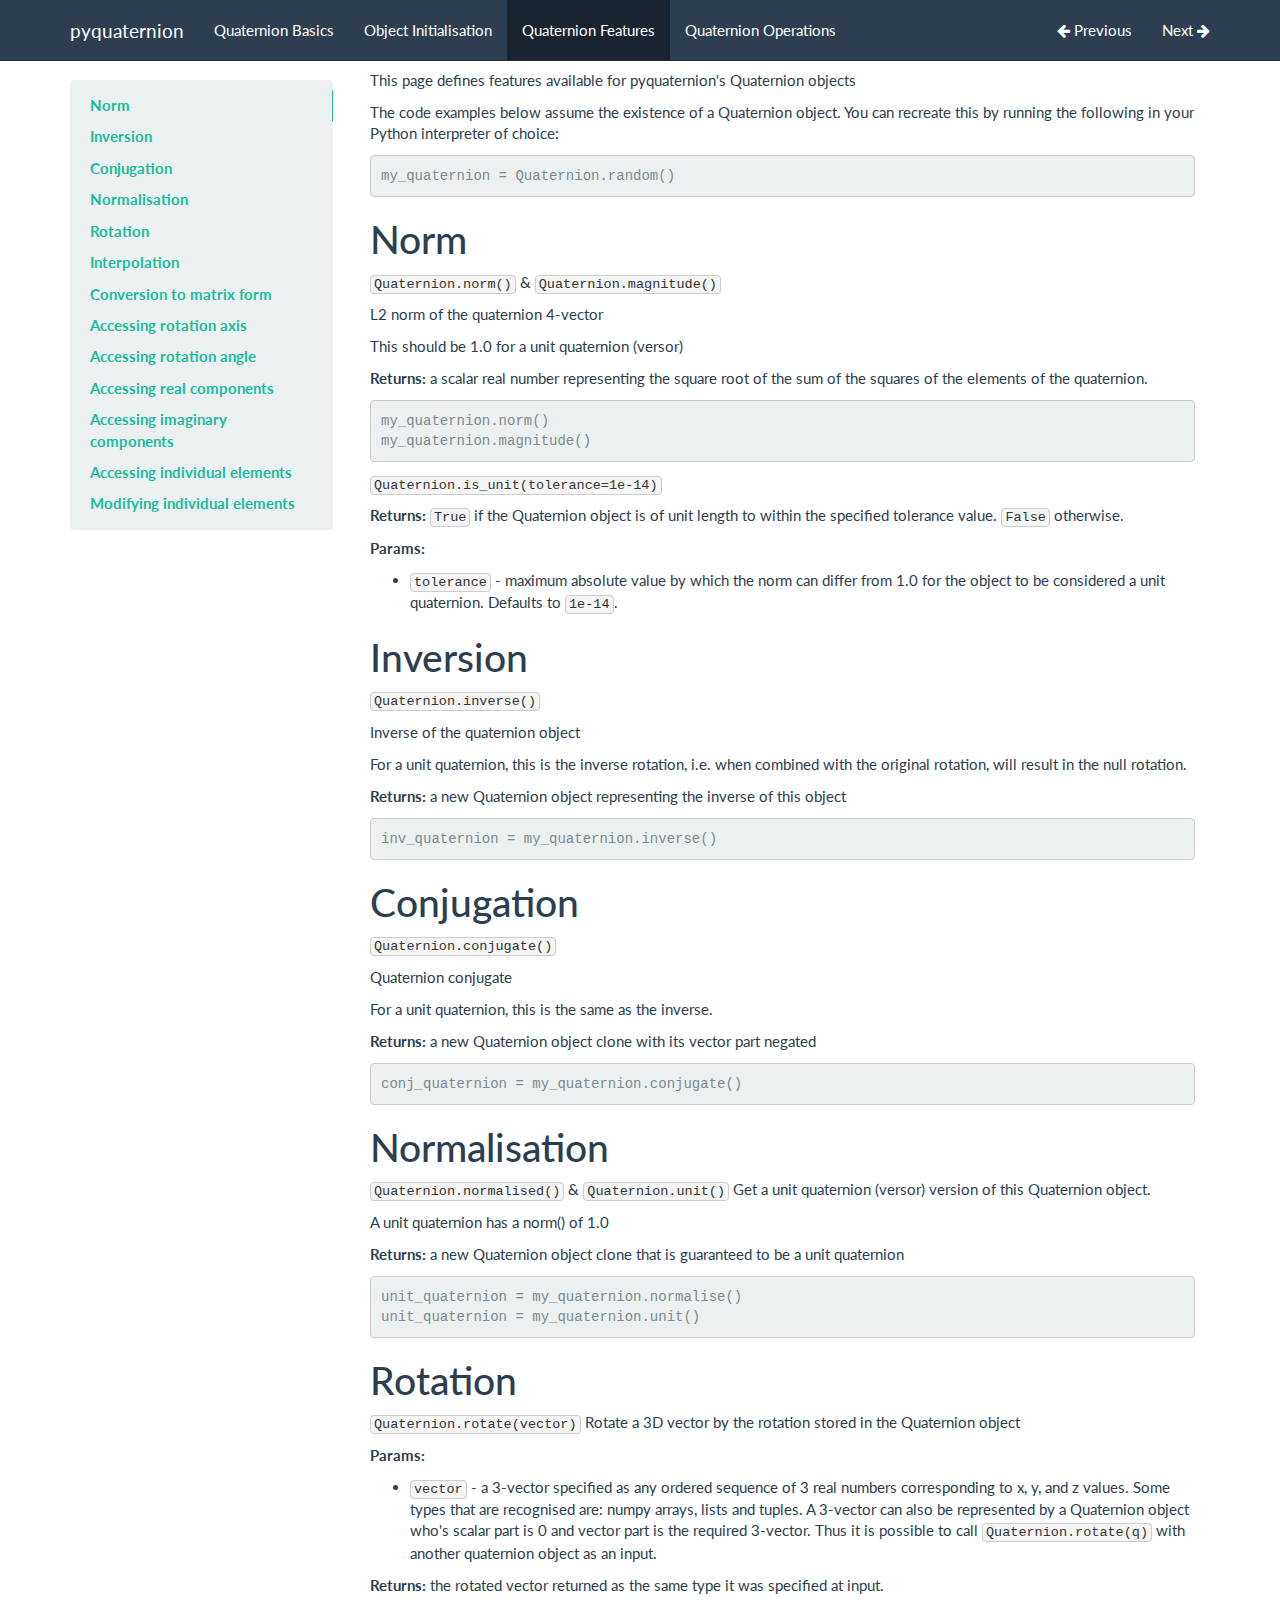
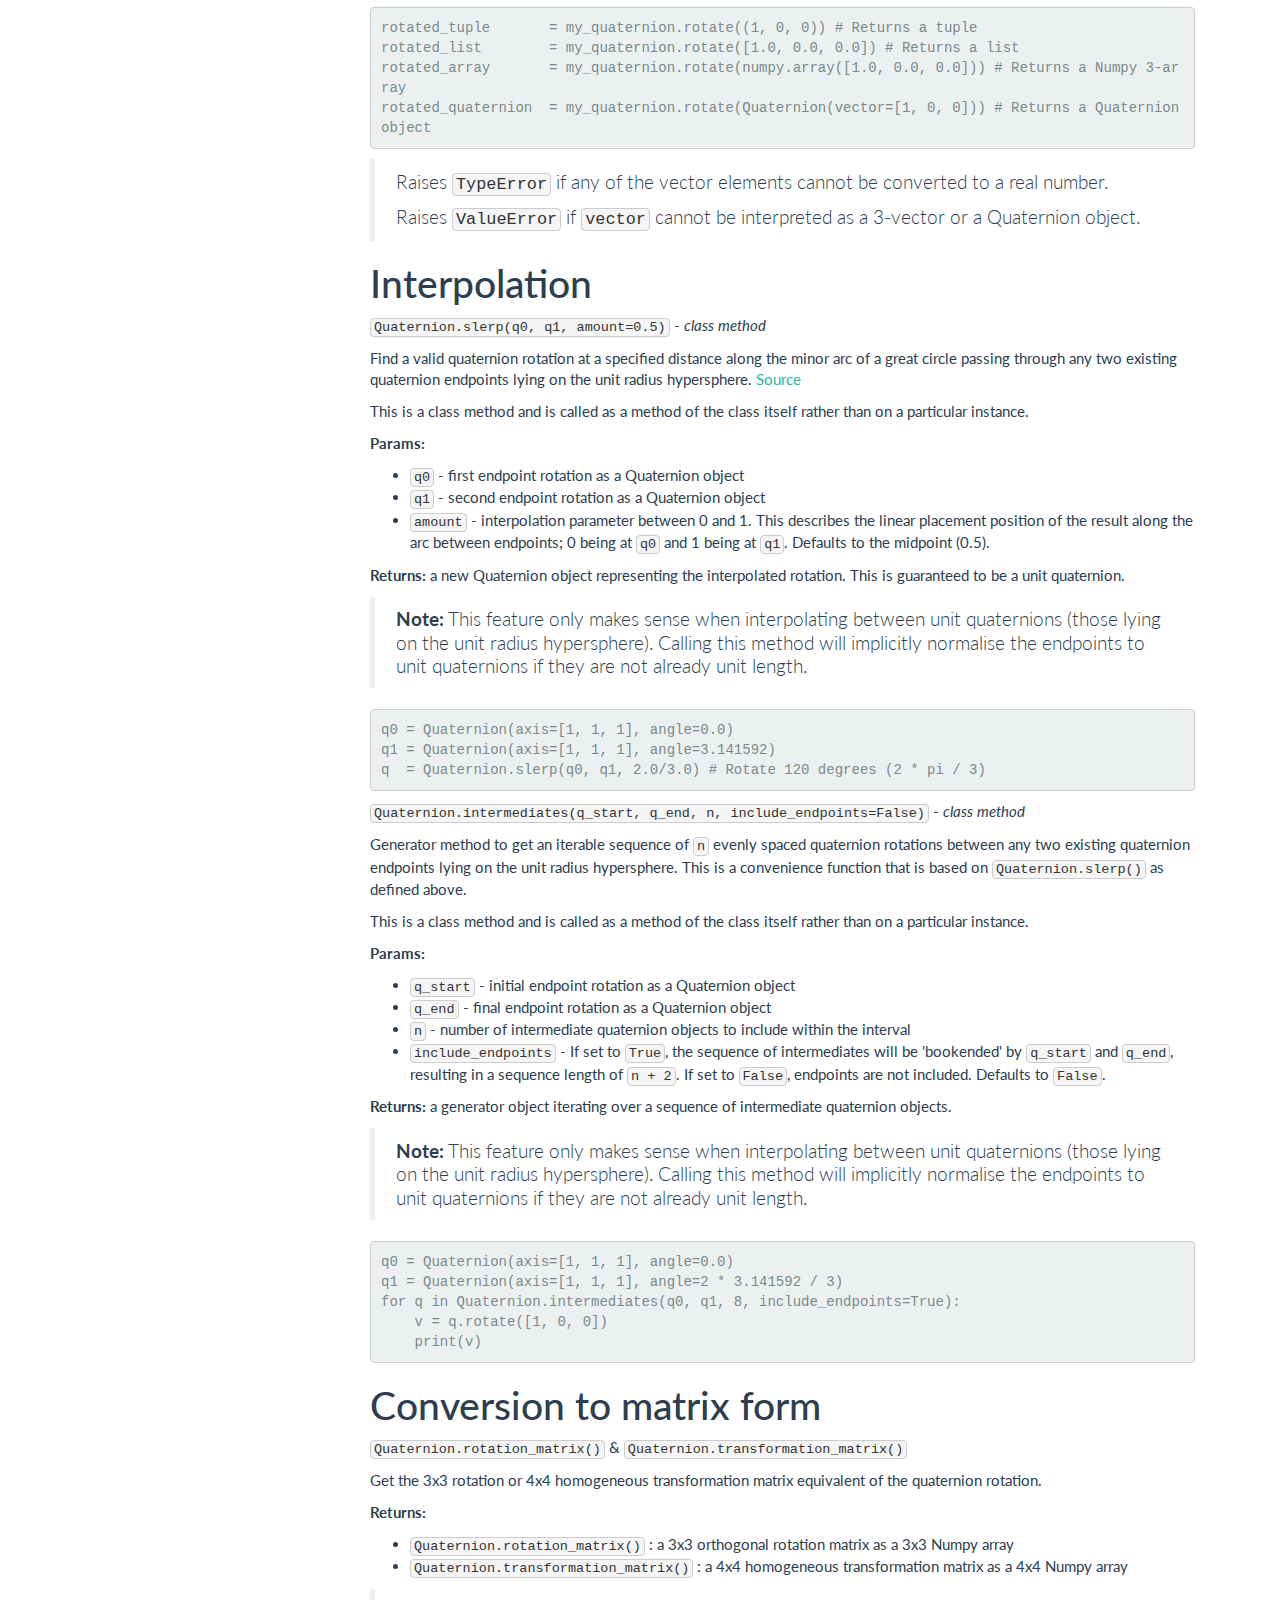
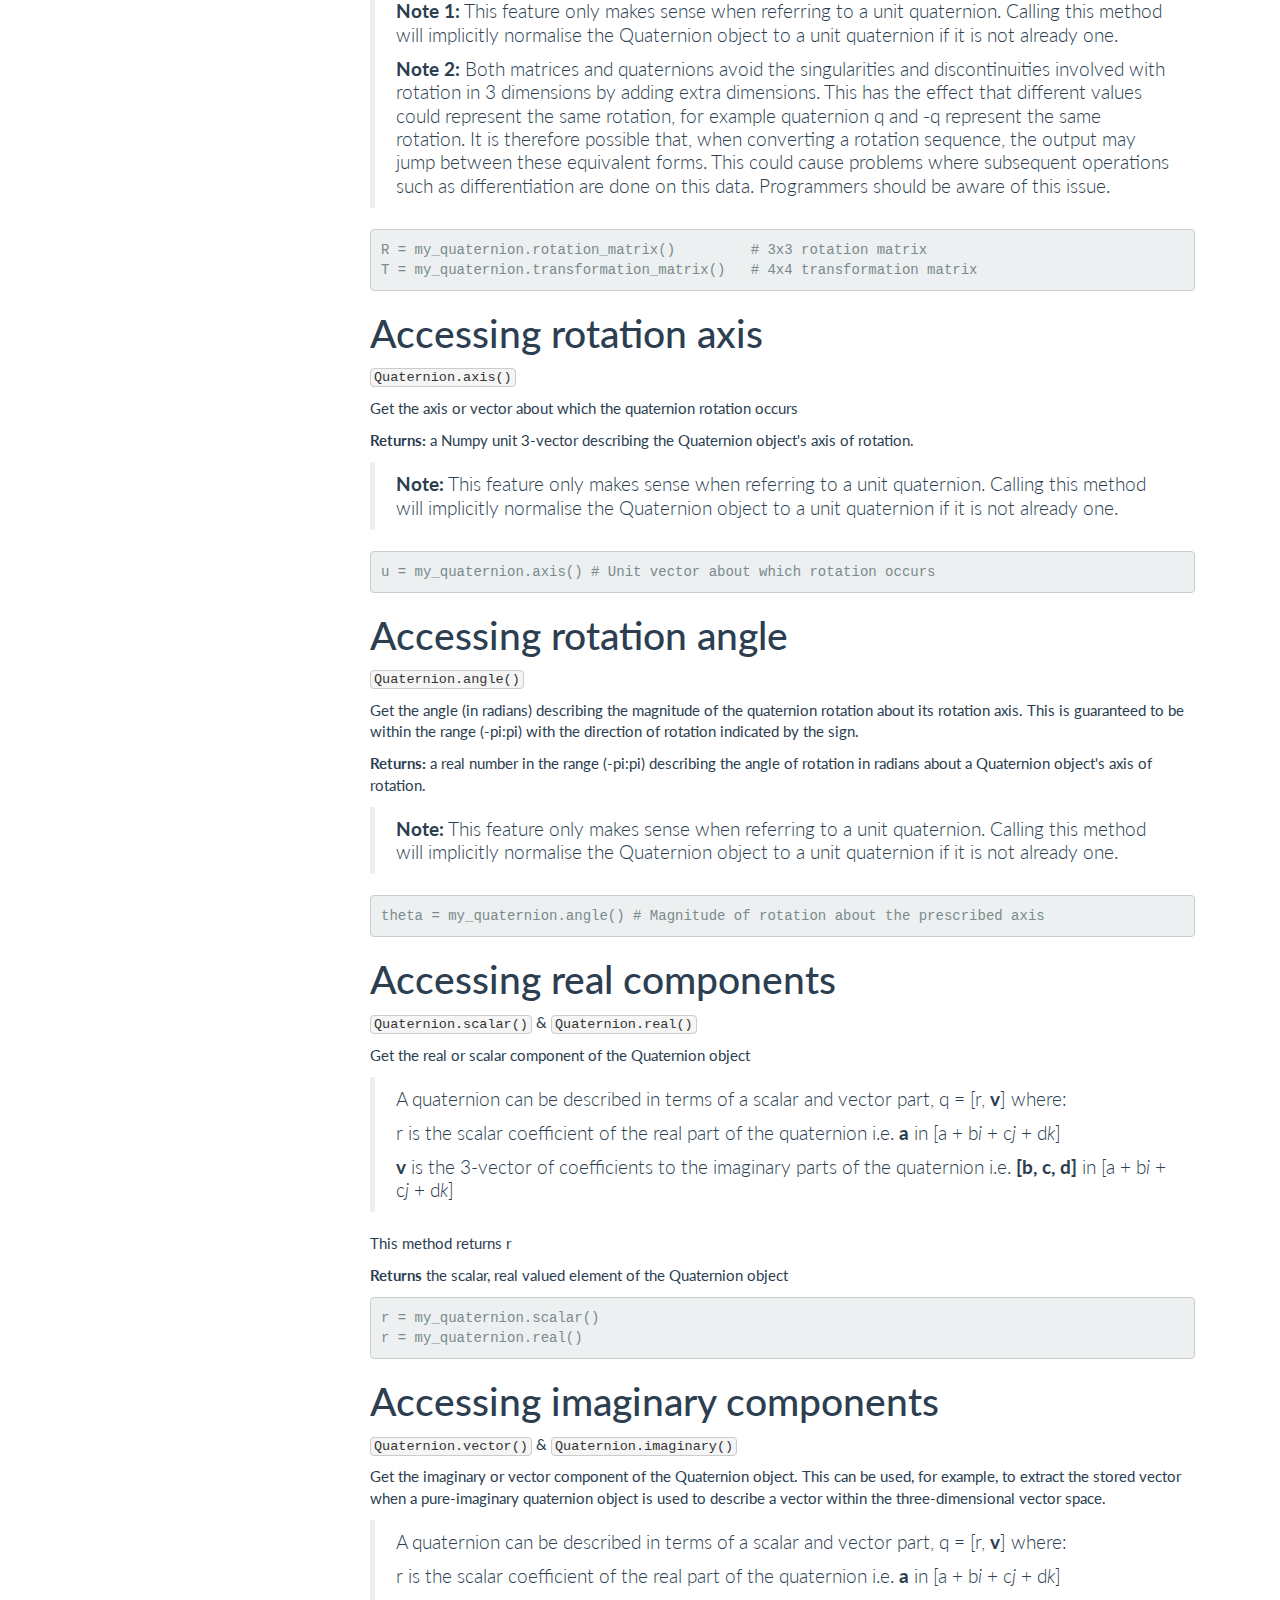
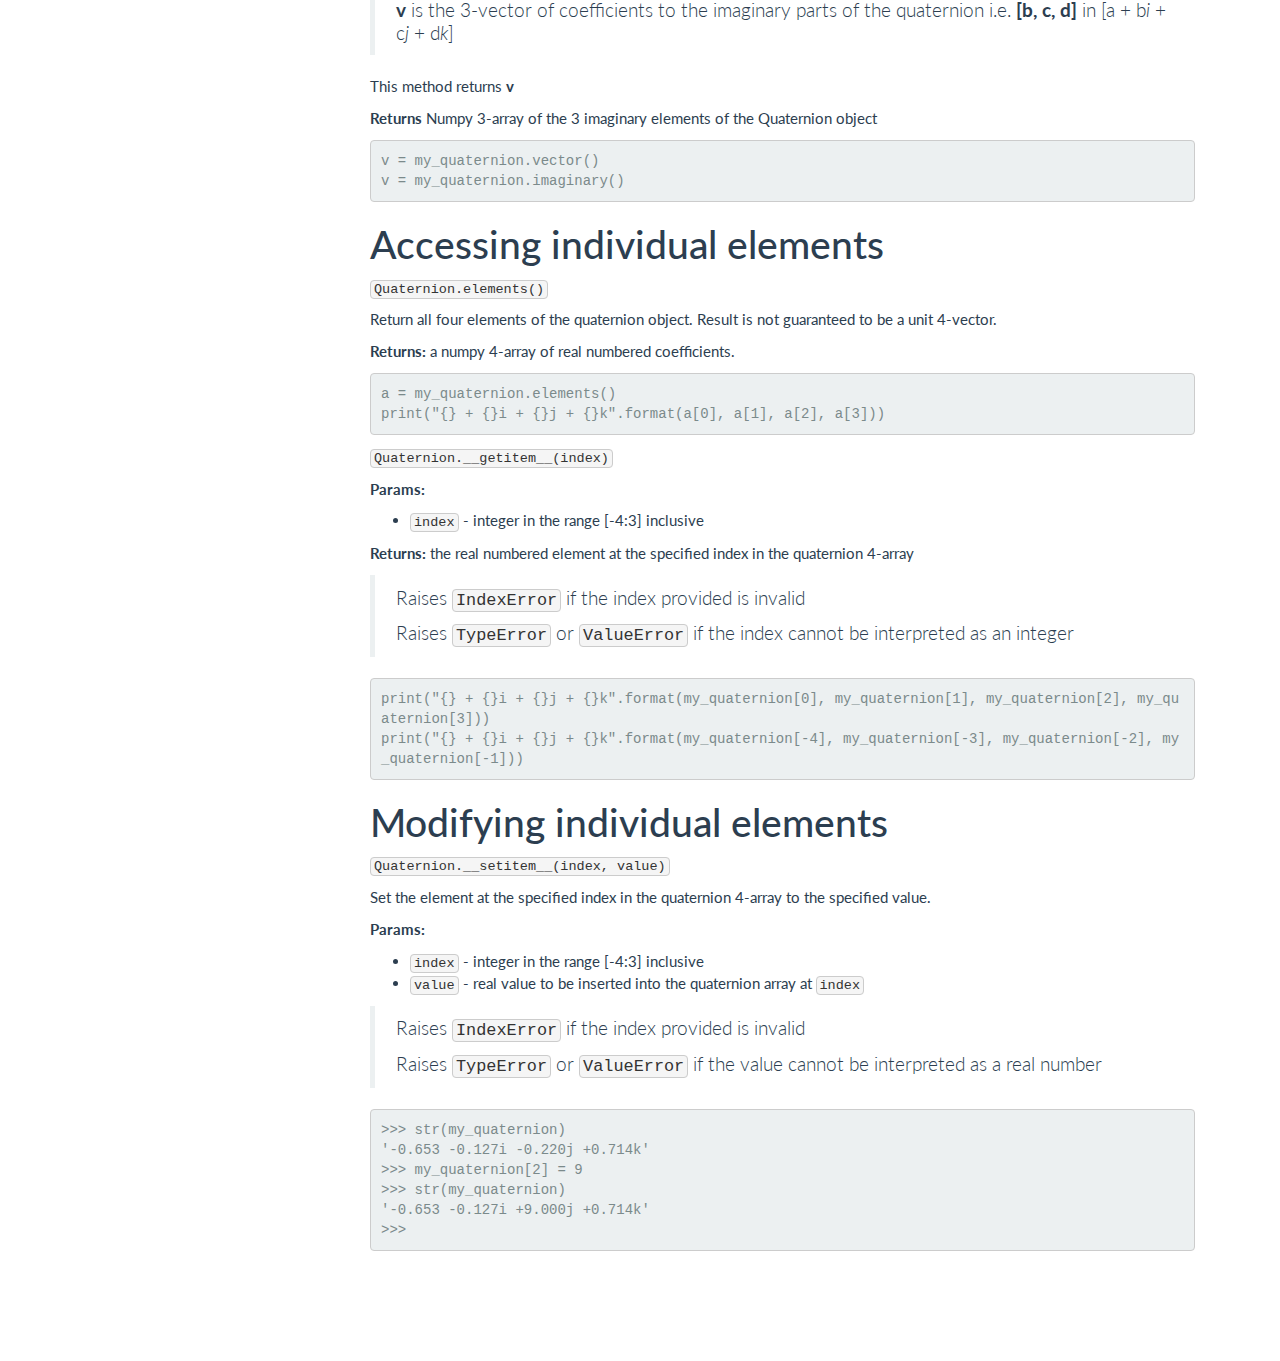
<file: features/index.html>
<!DOCTYPE html>
<html lang="en">
    <head>
        <meta charset="utf-8">
        <meta http-equiv="X-UA-Compatible" content="IE=edge">
        <meta name="viewport" content="width=device-width, initial-scale=1.0">
        
        
        
        <link rel="shortcut icon" href="../img/favicon.ico">

        <title>Quaternion Features - pyquaternion</title>

        <link href="../css/bootstrap-custom.min.css" rel="stylesheet">
        <link href="../css/font-awesome-4.0.3.css" rel="stylesheet">
        <link href="../css/prettify-1.0.css" rel="stylesheet">
        <link href="../css/base.css" rel="stylesheet">

        <!-- HTML5 shim and Respond.js IE8 support of HTML5 elements and media queries -->
        <!--[if lt IE 9]>
            <script src="https://oss.maxcdn.com/libs/html5shiv/3.7.0/html5shiv.js"></script>
            <script src="https://oss.maxcdn.com/libs/respond.js/1.3.0/respond.min.js"></script>
        <![endif]-->
    </head>

    <body>

        <div class="navbar navbar-default navbar-fixed-top" role="navigation">
    <div class="container">

        <!-- Collapsed navigation -->
        <div class="navbar-header">
            <!-- Expander button -->
            <button type="button" class="navbar-toggle" data-toggle="collapse" data-target=".navbar-collapse">
                <span class="sr-only">Toggle navigation</span>
                <span class="icon-bar"></span>
                <span class="icon-bar"></span>
                <span class="icon-bar"></span>
            </button>

            <!-- Main title -->
            <a class="navbar-brand" href="..">pyquaternion</a>
        </div>

        <!-- Expanded navigation -->
        <div class="navbar-collapse collapse">
            <!-- Main navigation -->
            <ul class="nav navbar-nav">
            
            
                <li >
                    <a href="../quaternion_basics">Quaternion Basics</a>
                </li>
            
            
            
                <li >
                    <a href="../initialisation">Object Initialisation</a>
                </li>
            
            
            
                <li class="active">
                    <a href=".">Quaternion Features</a>
                </li>
            
            
            
                <li >
                    <a href="../operations">Quaternion Operations</a>
                </li>
            
            
            </ul>

            <!-- Search, Navigation and Repo links -->
            <ul class="nav navbar-nav navbar-right">
                
                <li >
                    <a rel="next" href="../initialisation">
                        <i class="fa fa-arrow-left"></i> Previous
                    </a>
                </li>
                <li >
                    <a rel="prev" href="../operations">
                        Next <i class="fa fa-arrow-right"></i>
                    </a>
                </li>
                
            </ul>
        </div>
    </div>
</div>

        <div class="container">
            <div class="col-md-3"><div class="bs-sidebar hidden-print affix well" role="complementary">
    <ul class="nav bs-sidenav">
    
        <li class="main active"><a href="#norm">Norm</a></li>
        
    
        <li class="main "><a href="#inversion">Inversion</a></li>
        
    
        <li class="main "><a href="#conjugation">Conjugation</a></li>
        
    
        <li class="main "><a href="#normalisation">Normalisation</a></li>
        
    
        <li class="main "><a href="#rotation">Rotation</a></li>
        
    
        <li class="main "><a href="#interpolation">Interpolation</a></li>
        
    
        <li class="main "><a href="#conversion-to-matrix-form">Conversion to matrix form</a></li>
        
    
        <li class="main "><a href="#accessing-rotation-axis">Accessing rotation axis</a></li>
        
    
        <li class="main "><a href="#accessing-rotation-angle">Accessing rotation angle</a></li>
        
    
        <li class="main "><a href="#accessing-real-components">Accessing real components</a></li>
        
    
        <li class="main "><a href="#accessing-imaginary-components">Accessing imaginary components</a></li>
        
    
        <li class="main "><a href="#accessing-individual-elements">Accessing individual elements</a></li>
        
    
        <li class="main "><a href="#modifying-individual-elements">Modifying individual elements</a></li>
        
    
    </ul>
</div></div>
            <div class="col-md-9" role="main">

<p>This page defines features available for pyquaternion's Quaternion objects</p>
<p>The code examples below assume the existence of a Quaternion object. You can recreate this by running the following in your Python interpreter of choice:</p>
<pre><code>my_quaternion = Quaternion.random()
</code></pre>
<h1 id="norm">Norm</h1>
<p><code>Quaternion.norm()</code> &amp; <code>Quaternion.magnitude()</code></p>
<p>L2 norm of the quaternion 4-vector </p>
<p>This should be 1.0 for a unit quaternion (versor)</p>
<p><strong>Returns:</strong> a scalar real number representing the square root of the sum of the squares of the elements of the quaternion.</p>
<pre><code>my_quaternion.norm()
my_quaternion.magnitude()
</code></pre>
<p><code>Quaternion.is_unit(tolerance=1e-14)</code></p>
<p><strong>Returns:</strong> <code>True</code> if the Quaternion object is of unit length to within the specified tolerance value. <code>False</code> otherwise.</p>
<p><strong>Params:</strong> </p>
<ul>
<li><code>tolerance</code> - maximum absolute value by which the norm can differ from 1.0 for the object to be considered a unit quaternion. Defaults to <code>1e-14</code>.</li>
</ul>
<h1 id="inversion">Inversion</h1>
<p><code>Quaternion.inverse()</code></p>
<p>Inverse of the quaternion object</p>
<p>For a unit quaternion, this is the inverse rotation, i.e. when combined with the original rotation, will result in the null rotation.</p>
<p><strong>Returns:</strong> a new Quaternion object representing the inverse of this object</p>
<pre><code>inv_quaternion = my_quaternion.inverse()
</code></pre>
<h1 id="conjugation">Conjugation</h1>
<p><code>Quaternion.conjugate()</code></p>
<p>Quaternion conjugate</p>
<p>For a unit quaternion, this is the same as the inverse.</p>
<p><strong>Returns:</strong> a new Quaternion object clone with its vector part negated</p>
<pre><code>conj_quaternion = my_quaternion.conjugate()
</code></pre>
<h1 id="normalisation">Normalisation</h1>
<p><code>Quaternion.normalised()</code> &amp; <code>Quaternion.unit()</code>
Get a unit quaternion (versor) version of this Quaternion object.</p>
<p>A unit quaternion has a norm() of 1.0</p>
<p><strong>Returns:</strong> a new Quaternion object clone that is guaranteed to be a unit quaternion</p>
<pre><code>unit_quaternion = my_quaternion.normalise()
unit_quaternion = my_quaternion.unit()
</code></pre>
<h1 id="rotation">Rotation</h1>
<p><code>Quaternion.rotate(vector)</code>
Rotate a 3D vector by the rotation stored in the Quaternion object</p>
<p><strong>Params:</strong></p>
<ul>
<li><code>vector</code> - a 3-vector specified as any ordered sequence of 3 real numbers corresponding to x, y, and z values. Some types that are recognised are: numpy arrays, lists and tuples. A 3-vector can also be represented by a Quaternion object who's scalar part is 0 and vector part is the required 3-vector. Thus it is possible to call <code>Quaternion.rotate(q)</code> with another quaternion object as an input.</li>
</ul>
<p><strong>Returns:</strong> the rotated vector returned as the same type it was specified at input.</p>
<pre><code>rotated_tuple       = my_quaternion.rotate((1, 0, 0)) # Returns a tuple
rotated_list        = my_quaternion.rotate([1.0, 0.0, 0.0]) # Returns a list
rotated_array       = my_quaternion.rotate(numpy.array([1.0, 0.0, 0.0])) # Returns a Numpy 3-array
rotated_quaternion  = my_quaternion.rotate(Quaternion(vector=[1, 0, 0])) # Returns a Quaternion object
</code></pre>
<blockquote>
<p>Raises <code>TypeError</code> if any of the vector elements cannot be converted to a real number.</p>
<p>Raises <code>ValueError</code> if <code>vector</code> cannot be interpreted as a 3-vector or a Quaternion object.</p>
</blockquote>
<h1 id="interpolation">Interpolation</h1>
<p><code>Quaternion.slerp(q0, q1, amount=0.5)</code> - <em>class method</em></p>
<p>Find a valid quaternion rotation at a specified distance along the minor arc of a great circle passing through any two existing quaternion endpoints lying on the unit radius hypersphere. <a href="http://en.wikipedia.org/wiki/Slerp#Quaternion_Slerp">Source</a></p>
<p>This is a class method and is called as a method of the class itself rather than on a particular instance.</p>
<p><strong>Params:</strong></p>
<ul>
<li><code>q0</code> - first endpoint rotation as a Quaternion object</li>
<li><code>q1</code> - second endpoint rotation as a Quaternion object</li>
<li><code>amount</code> - interpolation parameter between 0 and 1. This describes the linear placement position of the result along the arc between endpoints; 0 being at <code>q0</code> and 1 being at <code>q1</code>. Defaults to the midpoint (0.5).</li>
</ul>
<p><strong>Returns:</strong>
a new Quaternion object representing the interpolated rotation. This is guaranteed to be a unit quaternion.</p>
<blockquote>
<p><strong>Note:</strong> This feature only makes sense when interpolating between unit quaternions (those lying on the unit radius hypersphere). Calling this method will implicitly normalise the endpoints to unit quaternions if they are not already unit length.</p>
</blockquote>
<pre><code>q0 = Quaternion(axis=[1, 1, 1], angle=0.0)
q1 = Quaternion(axis=[1, 1, 1], angle=3.141592)
q  = Quaternion.slerp(q0, q1, 2.0/3.0) # Rotate 120 degrees (2 * pi / 3)
</code></pre>
<p><code>Quaternion.intermediates(q_start, q_end, n, include_endpoints=False)</code> - <em>class method</em></p>
<p>Generator method to get an iterable sequence of <code>n</code> evenly spaced quaternion rotations between any two existing quaternion endpoints lying on the unit radius hypersphere. This is a convenience function that is based on <code>Quaternion.slerp()</code> as defined above.</p>
<p>This is a class method and is called as a method of the class itself rather than on a particular instance.</p>
<p><strong>Params:</strong></p>
<ul>
<li><code>q_start</code> - initial endpoint rotation as a Quaternion object</li>
<li><code>q_end</code> - final endpoint rotation as a Quaternion object</li>
<li><code>n</code> - number of intermediate quaternion objects to include within the interval</li>
<li><code>include_endpoints</code> - If set to <code>True</code>, the sequence of intermediates will be 'bookended' by <code>q_start</code> and <code>q_end</code>, resulting in a sequence length of <code>n + 2</code>. If set to <code>False</code>, endpoints are not included. Defaults to <code>False</code>.</li>
</ul>
<p><strong>Returns:</strong> 
a generator object iterating over a sequence of intermediate quaternion objects.</p>
<blockquote>
<p><strong>Note:</strong> This feature only makes sense when interpolating between unit quaternions (those lying on the unit radius hypersphere). Calling this method will implicitly normalise the endpoints to unit quaternions if they are not already unit length.</p>
</blockquote>
<pre><code>q0 = Quaternion(axis=[1, 1, 1], angle=0.0)
q1 = Quaternion(axis=[1, 1, 1], angle=2 * 3.141592 / 3)
for q in Quaternion.intermediates(q0, q1, 8, include_endpoints=True):
    v = q.rotate([1, 0, 0])
    print(v)
</code></pre>
<h1 id="conversion-to-matrix-form">Conversion to matrix form</h1>
<p><code>Quaternion.rotation_matrix()</code> &amp; <code>Quaternion.transformation_matrix()</code></p>
<p>Get the 3x3 rotation or 4x4 homogeneous transformation matrix equivalent of the quaternion rotation.</p>
<p><strong>Returns:</strong></p>
<ul>
<li><code>Quaternion.rotation_matrix()</code> : a 3x3 orthogonal rotation matrix as a 3x3 Numpy array</li>
<li><code>Quaternion.transformation_matrix()</code> : a 4x4 homogeneous transformation matrix as a 4x4 Numpy array</li>
</ul>
<blockquote>
<p><strong>Note 1:</strong> This feature only makes sense when referring to a unit quaternion. Calling this method will implicitly normalise the Quaternion object to a unit quaternion if it is not already one.</p>
<p><strong>Note 2:</strong> Both matrices and quaternions avoid the singularities and discontinuities involved with rotation in 3 dimensions by adding extra dimensions. This has the effect that different values could represent the same rotation, for example quaternion q and -q represent the same rotation. It is therefore possible that, when converting a rotation sequence, the output may jump between these equivalent forms. This could cause problems where subsequent operations such as differentiation are done on this data. Programmers should be aware of this issue.</p>
</blockquote>
<pre><code>R = my_quaternion.rotation_matrix()         # 3x3 rotation matrix
T = my_quaternion.transformation_matrix()   # 4x4 transformation matrix
</code></pre>
<h1 id="accessing-rotation-axis">Accessing rotation axis</h1>
<p><code>Quaternion.axis()</code></p>
<p>Get the axis or vector about which the quaternion rotation occurs</p>
<p><strong>Returns:</strong> a Numpy unit 3-vector describing the Quaternion object's axis of rotation.</p>
<blockquote>
<p><strong>Note:</strong> This feature only makes sense when referring to a unit quaternion. Calling this method will implicitly normalise the Quaternion object to a unit quaternion if it is not already one.</p>
</blockquote>
<pre><code>u = my_quaternion.axis() # Unit vector about which rotation occurs
</code></pre>
<h1 id="accessing-rotation-angle">Accessing rotation angle</h1>
<p><code>Quaternion.angle()</code> </p>
<p>Get the angle (in radians) describing the magnitude of the quaternion rotation about its rotation axis. This is guaranteed to be within the range (-pi:pi) with the direction of rotation indicated by the sign.</p>
<p><strong>Returns:</strong> a real number in the range (-pi:pi) describing the angle of rotation in radians about a Quaternion object's axis of rotation. </p>
<blockquote>
<p><strong>Note:</strong> This feature only makes sense when referring to a unit quaternion. Calling this method will implicitly normalise the Quaternion object to a unit quaternion if it is not already one.</p>
</blockquote>
<pre><code>theta = my_quaternion.angle() # Magnitude of rotation about the prescribed axis
</code></pre>
<h1 id="accessing-real-components">Accessing real components</h1>
<p><code>Quaternion.scalar()</code> &amp; <code>Quaternion.real()</code></p>
<p>Get the real or scalar component of the Quaternion object</p>
<blockquote>
<p>A quaternion can be described in terms of a scalar and vector part, q = [r, <strong>v</strong>] where:</p>
<p>r is the scalar coefficient of the real part of the quaternion i.e. <strong>a</strong> in [a + b<em>i</em> + c<em>j</em> + d<em>k</em>]</p>
<p><strong>v</strong> is the 3-vector of coefficients to the imaginary parts of the quaternion i.e. <strong>[b, c, d]</strong> in [a + b<em>i</em> + c<em>j</em> + d<em>k</em>]</p>
</blockquote>
<p>This method returns r</p>
<p><strong>Returns</strong> the scalar, real valued element of the Quaternion object</p>
<pre><code>r = my_quaternion.scalar()
r = my_quaternion.real()
</code></pre>
<h1 id="accessing-imaginary-components">Accessing imaginary components</h1>
<p><code>Quaternion.vector()</code> &amp; <code>Quaternion.imaginary()</code></p>
<p>Get the imaginary or vector component of the Quaternion object. This can be used, for example, to extract the stored vector when a pure-imaginary quaternion object is used to describe a vector within the three-dimensional vector space.</p>
<blockquote>
<p>A quaternion can be described in terms of a scalar and vector part, q = [r, <strong>v</strong>] where:</p>
<p>r is the scalar coefficient of the real part of the quaternion i.e. <strong>a</strong> in [a + b<em>i</em> + c<em>j</em> + d<em>k</em>]</p>
<p><strong>v</strong> is the 3-vector of coefficients to the imaginary parts of the quaternion i.e. <strong>[b, c, d]</strong> in [a + b<em>i</em> + c<em>j</em> + d<em>k</em>]</p>
</blockquote>
<p>This method returns <strong>v</strong></p>
<p><strong>Returns</strong> Numpy 3-array of the 3 imaginary elements of the Quaternion object</p>
<pre><code>v = my_quaternion.vector()
v = my_quaternion.imaginary()
</code></pre>
<h1 id="accessing-individual-elements">Accessing individual elements</h1>
<p><code>Quaternion.elements()</code></p>
<p>Return all four elements of the quaternion object. Result is not guaranteed to be a unit 4-vector.</p>
<p><strong>Returns:</strong> a numpy 4-array of real numbered coefficients.</p>
<pre><code>a = my_quaternion.elements()
print("{} + {}i + {}j + {}k".format(a[0], a[1], a[2], a[3]))
</code></pre>
<p><code>Quaternion.__getitem__(index)</code></p>
<p><strong>Params:</strong></p>
<ul>
<li><code>index</code> - integer in the range [-4:3] inclusive</li>
</ul>
<p><strong>Returns:</strong> the real numbered element at the specified index in the quaternion 4-array</p>
<blockquote>
<p>Raises <code>IndexError</code> if the index provided is invalid</p>
<p>Raises <code>TypeError</code> or <code>ValueError</code> if the index cannot be interpreted as an integer</p>
</blockquote>
<pre><code>print("{} + {}i + {}j + {}k".format(my_quaternion[0], my_quaternion[1], my_quaternion[2], my_quaternion[3]))
print("{} + {}i + {}j + {}k".format(my_quaternion[-4], my_quaternion[-3], my_quaternion[-2], my_quaternion[-1]))
</code></pre>
<h1 id="modifying-individual-elements">Modifying individual elements</h1>
<p><code>Quaternion.__setitem__(index, value)</code></p>
<p>Set the element at the specified index in the quaternion 4-array to the specified value.</p>
<p><strong>Params:</strong></p>
<ul>
<li><code>index</code> - integer in the range [-4:3] inclusive</li>
<li><code>value</code> - real value to be inserted into the quaternion array at <code>index</code></li>
</ul>
<blockquote>
<p>Raises <code>IndexError</code> if the index provided is invalid</p>
<p>Raises <code>TypeError</code> or <code>ValueError</code> if the value cannot be interpreted as a real number</p>
</blockquote>
<pre><code>&gt;&gt;&gt; str(my_quaternion)
'-0.653 -0.127i -0.220j +0.714k'
&gt;&gt;&gt; my_quaternion[2] = 9
&gt;&gt;&gt; str(my_quaternion)
'-0.653 -0.127i +9.000j +0.714k'
&gt;&gt;&gt;
</code></pre>
</div>
        </div>

        

        <script src="https://code.jquery.com/jquery-1.10.2.min.js"></script>
        <script src="../js/bootstrap-3.0.3.min.js"></script>
        <script src="../js/prettify-1.0.min.js"></script>
        <script src="../js/base.js"></script>
    </body>
</html>
</file>
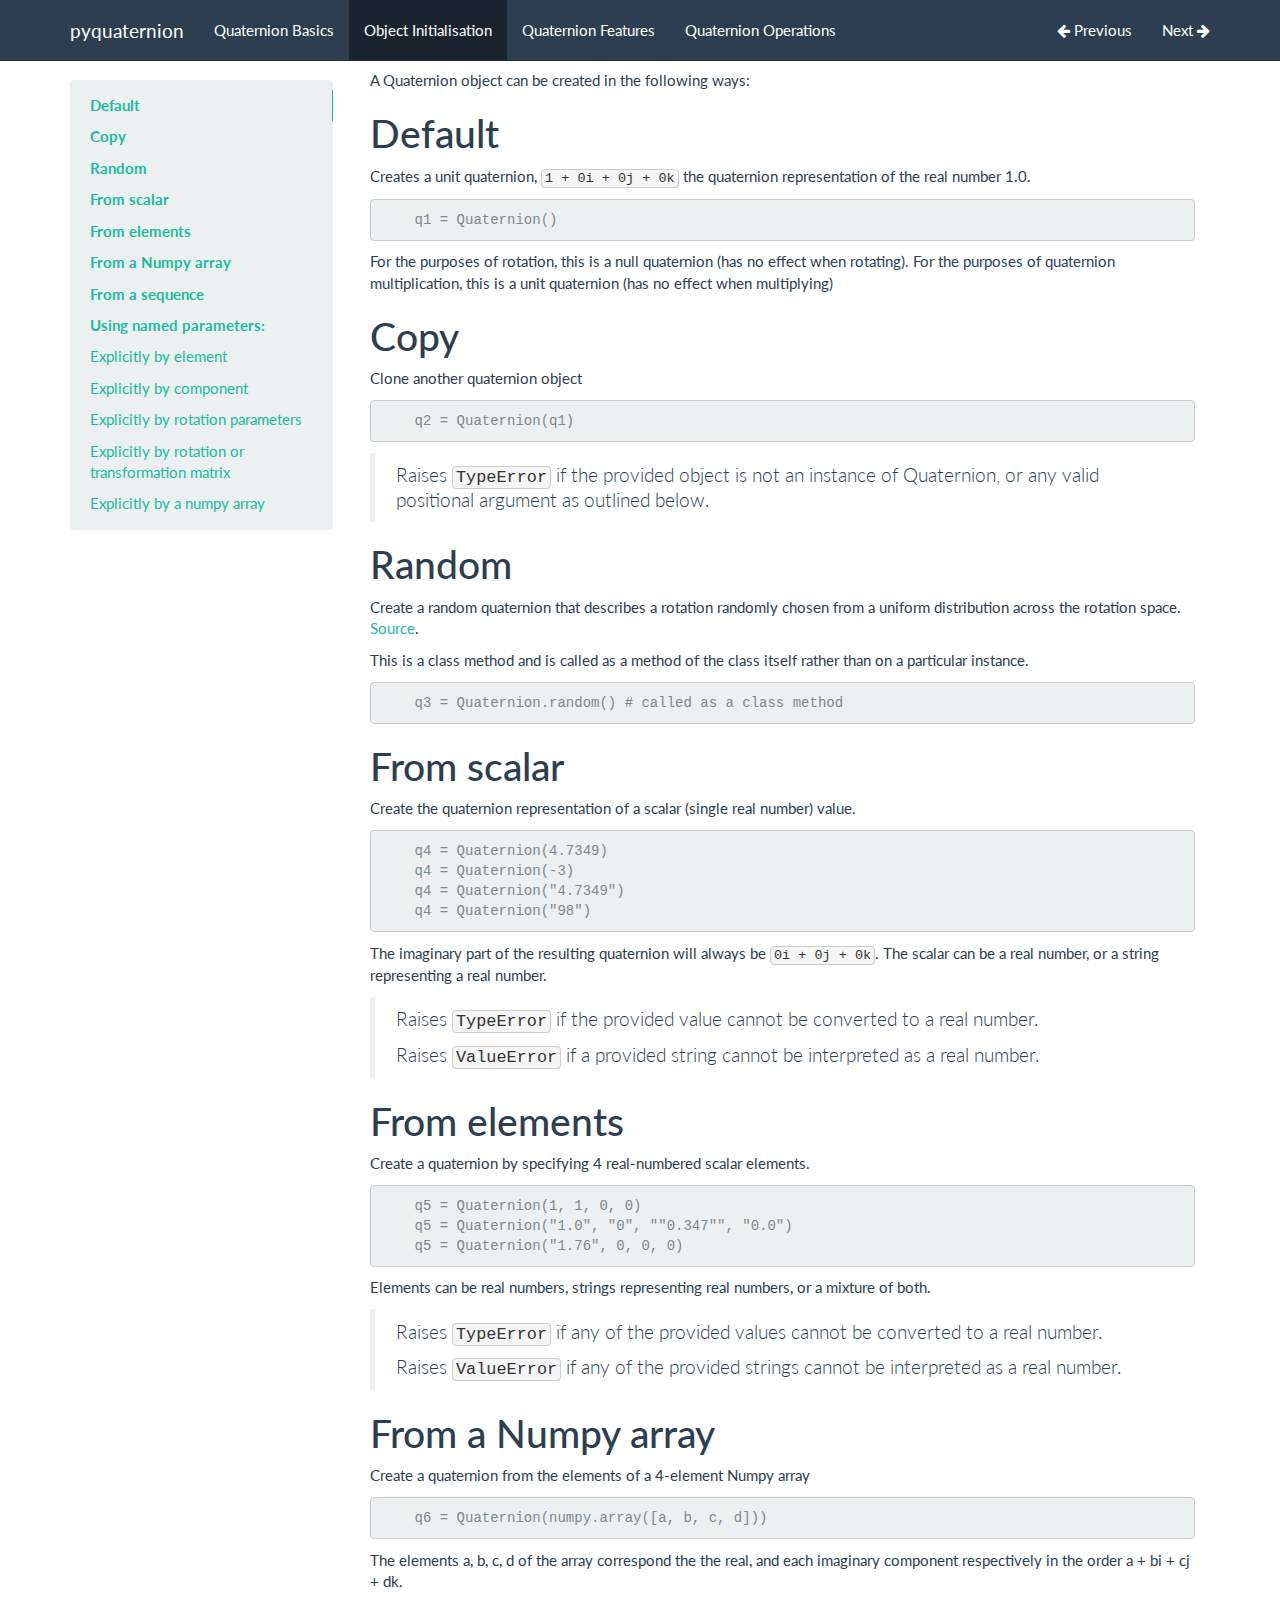
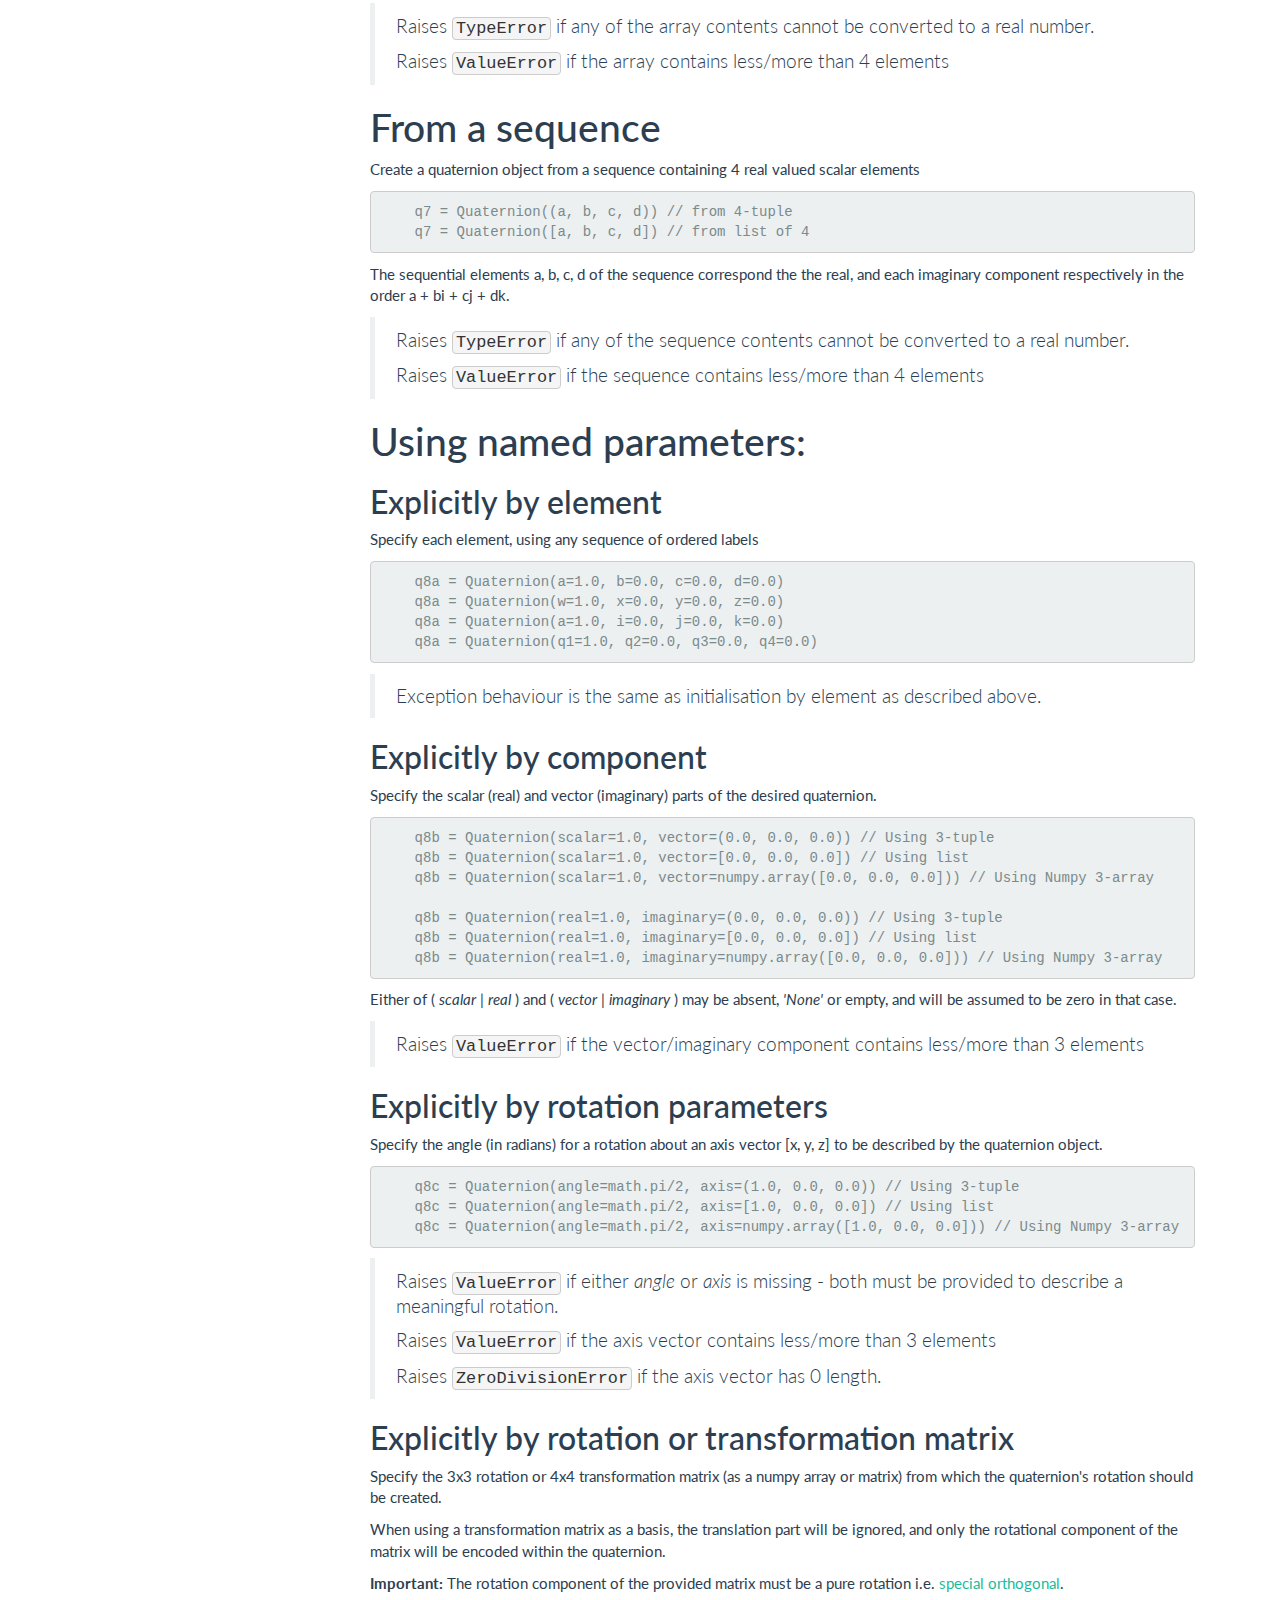
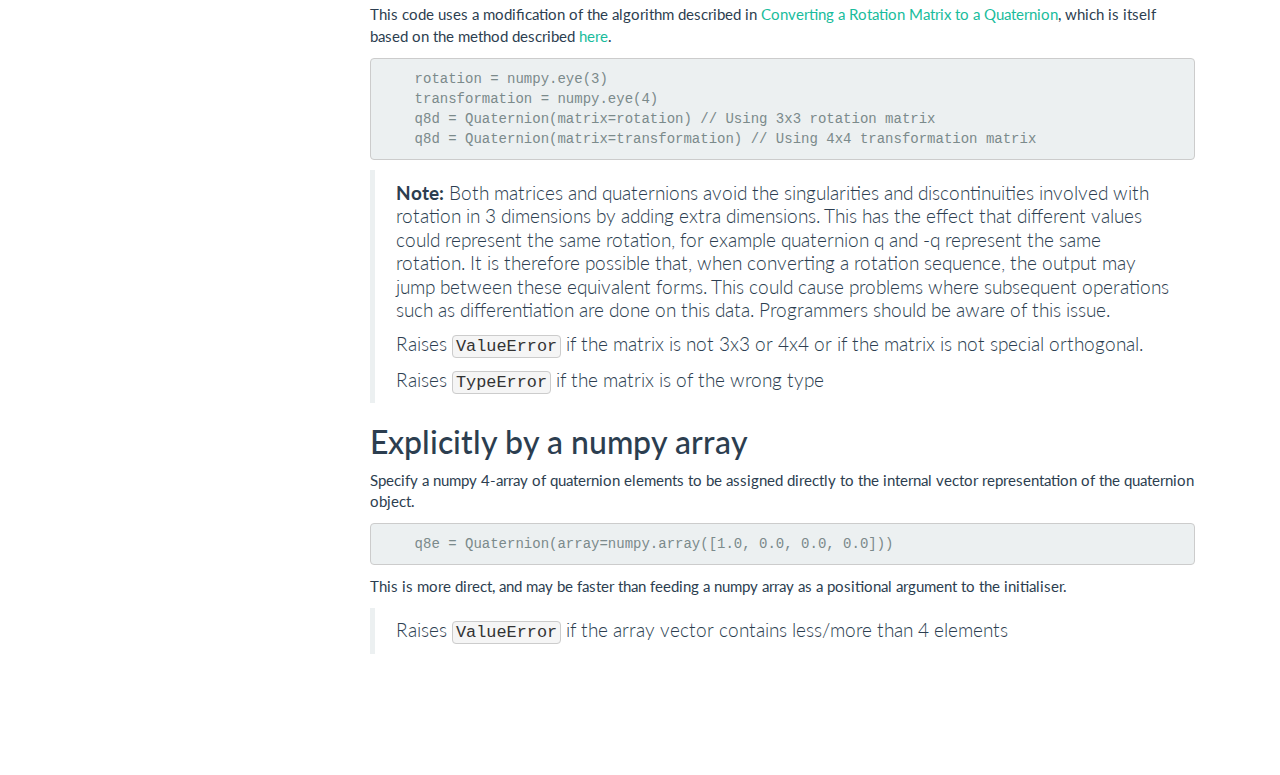
<file: initialisation/index.html>
<!DOCTYPE html>
<html lang="en">
    <head>
        <meta charset="utf-8">
        <meta http-equiv="X-UA-Compatible" content="IE=edge">
        <meta name="viewport" content="width=device-width, initial-scale=1.0">
        
        
        
        <link rel="shortcut icon" href="../img/favicon.ico">

        <title>Object Initialisation - pyquaternion</title>

        <link href="../css/bootstrap-custom.min.css" rel="stylesheet">
        <link href="../css/font-awesome-4.0.3.css" rel="stylesheet">
        <link href="../css/prettify-1.0.css" rel="stylesheet">
        <link href="../css/base.css" rel="stylesheet">

        <!-- HTML5 shim and Respond.js IE8 support of HTML5 elements and media queries -->
        <!--[if lt IE 9]>
            <script src="https://oss.maxcdn.com/libs/html5shiv/3.7.0/html5shiv.js"></script>
            <script src="https://oss.maxcdn.com/libs/respond.js/1.3.0/respond.min.js"></script>
        <![endif]-->
    </head>

    <body>

        <div class="navbar navbar-default navbar-fixed-top" role="navigation">
    <div class="container">

        <!-- Collapsed navigation -->
        <div class="navbar-header">
            <!-- Expander button -->
            <button type="button" class="navbar-toggle" data-toggle="collapse" data-target=".navbar-collapse">
                <span class="sr-only">Toggle navigation</span>
                <span class="icon-bar"></span>
                <span class="icon-bar"></span>
                <span class="icon-bar"></span>
            </button>

            <!-- Main title -->
            <a class="navbar-brand" href="..">pyquaternion</a>
        </div>

        <!-- Expanded navigation -->
        <div class="navbar-collapse collapse">
            <!-- Main navigation -->
            <ul class="nav navbar-nav">
            
            
                <li >
                    <a href="../quaternion_basics">Quaternion Basics</a>
                </li>
            
            
            
                <li class="active">
                    <a href=".">Object Initialisation</a>
                </li>
            
            
            
                <li >
                    <a href="../features">Quaternion Features</a>
                </li>
            
            
            
                <li >
                    <a href="../operations">Quaternion Operations</a>
                </li>
            
            
            </ul>

            <!-- Search, Navigation and Repo links -->
            <ul class="nav navbar-nav navbar-right">
                
                <li >
                    <a rel="next" href="../quaternion_basics">
                        <i class="fa fa-arrow-left"></i> Previous
                    </a>
                </li>
                <li >
                    <a rel="prev" href="../features">
                        Next <i class="fa fa-arrow-right"></i>
                    </a>
                </li>
                
            </ul>
        </div>
    </div>
</div>

        <div class="container">
            <div class="col-md-3"><div class="bs-sidebar hidden-print affix well" role="complementary">
    <ul class="nav bs-sidenav">
    
        <li class="main active"><a href="#default">Default</a></li>
        
    
        <li class="main "><a href="#copy">Copy</a></li>
        
    
        <li class="main "><a href="#random">Random</a></li>
        
    
        <li class="main "><a href="#from-scalar">From scalar</a></li>
        
    
        <li class="main "><a href="#from-elements">From elements</a></li>
        
    
        <li class="main "><a href="#from-a-numpy-array">From a Numpy array</a></li>
        
    
        <li class="main "><a href="#from-a-sequence">From a sequence</a></li>
        
    
        <li class="main "><a href="#using-named-parameters">Using named parameters:</a></li>
        
            <li><a href="#explicitly-by-element">Explicitly by element</a></li>
        
            <li><a href="#explicitly-by-component">Explicitly by component</a></li>
        
            <li><a href="#explicitly-by-rotation-parameters">Explicitly by rotation parameters</a></li>
        
            <li><a href="#explicitly-by-rotation-or-transformation-matrix">Explicitly by rotation or transformation matrix</a></li>
        
            <li><a href="#explicitly-by-a-numpy-array">Explicitly by a numpy array</a></li>
        
    
    </ul>
</div></div>
            <div class="col-md-9" role="main">

<p>A Quaternion object can be created in the following ways:</p>
<h1 id="default">Default</h1>
<p>Creates a unit quaternion, <code>1 + 0i + 0j + 0k</code> the quaternion representation of the real number 1.0.</p>
<pre><code>    q1 = Quaternion()
</code></pre>
<p>For the purposes of rotation, this is a null quaternion (has no effect when rotating).
For the purposes of quaternion multiplication, this is a unit quaternion (has no effect when multiplying)</p>
<h1 id="copy">Copy</h1>
<p>Clone another quaternion object</p>
<pre><code>    q2 = Quaternion(q1)
</code></pre>
<blockquote>
<p>Raises <code>TypeError</code> if the provided object is not an instance of Quaternion, or any valid positional argument as outlined below.</p>
</blockquote>
<h1 id="random">Random</h1>
<p>Create a random quaternion that describes a rotation randomly chosen from a uniform distribution across the rotation space. <a href="http://planning.cs.uiuc.edu/node198.html">Source</a>.</p>
<p>This is a class method and is called as a method of the class itself rather than on a particular instance.</p>
<pre><code>    q3 = Quaternion.random() # called as a class method
</code></pre>
<h1 id="from-scalar">From scalar</h1>
<p>Create the quaternion representation of a scalar (single real number) value.</p>
<pre><code>    q4 = Quaternion(4.7349)
    q4 = Quaternion(-3)
    q4 = Quaternion("4.7349")
    q4 = Quaternion("98")
</code></pre>
<p>The imaginary part of the resulting quaternion will always be <code>0i + 0j + 0k</code>.
The scalar can be a real number, or a string representing a real number.    </p>
<blockquote>
<p>Raises <code>TypeError</code> if the provided value cannot be converted to a real number.</p>
<p>Raises <code>ValueError</code> if a provided string cannot be interpreted as a real number.</p>
</blockquote>
<h1 id="from-elements">From elements</h1>
<p>Create a quaternion by specifying 4 real-numbered scalar elements.</p>
<pre><code>    q5 = Quaternion(1, 1, 0, 0)
    q5 = Quaternion("1.0", "0", ""0.347"", "0.0")
    q5 = Quaternion("1.76", 0, 0, 0)
</code></pre>
<p>Elements can be real numbers, strings representing real numbers, or a mixture of both.</p>
<blockquote>
<p>Raises <code>TypeError</code> if any of the provided values cannot be converted to a real number.</p>
<p>Raises <code>ValueError</code> if any of the provided strings cannot be interpreted as a real number.</p>
</blockquote>
<h1 id="from-a-numpy-array">From a Numpy array</h1>
<p>Create a quaternion from the elements of a 4-element Numpy array</p>
<pre><code>    q6 = Quaternion(numpy.array([a, b, c, d]))
</code></pre>
<p>The elements a, b, c, d of the array correspond the the real, and each imaginary component respectively in the order a + bi + cj + dk.</p>
<blockquote>
<p>Raises <code>TypeError</code> if any of the array contents cannot be converted to a real number.</p>
<p>Raises <code>ValueError</code> if the array contains less/more than 4 elements</p>
</blockquote>
<h1 id="from-a-sequence">From a sequence</h1>
<p>Create a quaternion object from a sequence containing 4 real valued scalar elements</p>
<pre><code>    q7 = Quaternion((a, b, c, d)) // from 4-tuple
    q7 = Quaternion([a, b, c, d]) // from list of 4
</code></pre>
<p>The sequential elements a, b, c, d of the sequence correspond the the real, and each imaginary component respectively in the order a + bi + cj + dk.</p>
<blockquote>
<p>Raises <code>TypeError</code> if any of the sequence contents cannot be converted to a real number.</p>
<p>Raises <code>ValueError</code> if the sequence contains less/more than 4 elements</p>
</blockquote>
<h1 id="using-named-parameters">Using named parameters:</h1>
<h2 id="explicitly-by-element">Explicitly by element</h2>
<p>Specify each element, using any sequence of ordered labels</p>
<pre><code>    q8a = Quaternion(a=1.0, b=0.0, c=0.0, d=0.0)
    q8a = Quaternion(w=1.0, x=0.0, y=0.0, z=0.0)
    q8a = Quaternion(a=1.0, i=0.0, j=0.0, k=0.0)
    q8a = Quaternion(q1=1.0, q2=0.0, q3=0.0, q4=0.0)
</code></pre>
<blockquote>
<p>Exception behaviour is the same as initialisation by element as described above.</p>
</blockquote>
<h2 id="explicitly-by-component">Explicitly by component</h2>
<p>Specify the scalar (real) and vector (imaginary) parts of the desired quaternion.</p>
<pre><code>    q8b = Quaternion(scalar=1.0, vector=(0.0, 0.0, 0.0)) // Using 3-tuple
    q8b = Quaternion(scalar=1.0, vector=[0.0, 0.0, 0.0]) // Using list
    q8b = Quaternion(scalar=1.0, vector=numpy.array([0.0, 0.0, 0.0])) // Using Numpy 3-array

    q8b = Quaternion(real=1.0, imaginary=(0.0, 0.0, 0.0)) // Using 3-tuple
    q8b = Quaternion(real=1.0, imaginary=[0.0, 0.0, 0.0]) // Using list
    q8b = Quaternion(real=1.0, imaginary=numpy.array([0.0, 0.0, 0.0])) // Using Numpy 3-array
</code></pre>
<p>Either of ( <em>scalar</em> | <em>real</em> ) and ( <em>vector</em> | <em>imaginary</em> ) may be absent, <em>'None'</em> or empty, and will be assumed to be zero in that case.</p>
<blockquote>
<p>Raises <code>ValueError</code> if the vector/imaginary component contains less/more than 3 elements</p>
</blockquote>
<h2 id="explicitly-by-rotation-parameters">Explicitly by rotation parameters</h2>
<p>Specify the angle (in radians) for a rotation about an axis vector [x, y, z] to be described by the quaternion object.</p>
<pre><code>    q8c = Quaternion(angle=math.pi/2, axis=(1.0, 0.0, 0.0)) // Using 3-tuple
    q8c = Quaternion(angle=math.pi/2, axis=[1.0, 0.0, 0.0]) // Using list
    q8c = Quaternion(angle=math.pi/2, axis=numpy.array([1.0, 0.0, 0.0])) // Using Numpy 3-array
</code></pre>
<blockquote>
<p>Raises <code>ValueError</code> if either <em>angle</em> or <em>axis</em> is missing - both must be provided to describe a meaningful rotation.</p>
<p>Raises <code>ValueError</code> if the axis vector contains less/more than 3 elements </p>
<p>Raises <code>ZeroDivisionError</code> if the axis vector has 0 length.</p>
</blockquote>
<h2 id="explicitly-by-rotation-or-transformation-matrix">Explicitly by rotation or transformation matrix</h2>
<p>Specify the 3x3 rotation or 4x4 transformation matrix (as a numpy array or matrix) from which the quaternion's rotation should be created. </p>
<p>When using a transformation matrix as a basis, the translation part will be ignored, and only the rotational component of the matrix will be encoded within the quaternion. </p>
<p><strong>Important:</strong> The rotation component of the provided matrix must be a pure rotation i.e. <a href="http://mathworld.wolfram.com/SpecialOrthogonalMatrix.html">special orthogonal</a>.</p>
<p>This code uses a modification of the algorithm described in <a href="https://d3cw3dd2w32x2b.cloudfront.net/wp-content/uploads/2015/01/matrix-to-quat.pdf">Converting a Rotation Matrix to a Quaternion</a>, which is itself based on the method described <a href="http://www.euclideanspace.com/maths/geometry/rotations/conversions/matrixToQuaternion/">here</a>.</p>
<pre><code>    rotation = numpy.eye(3)
    transformation = numpy.eye(4)
    q8d = Quaternion(matrix=rotation) // Using 3x3 rotation matrix
    q8d = Quaternion(matrix=transformation) // Using 4x4 transformation matrix
</code></pre>
<blockquote>
<p><strong>Note:</strong> Both matrices and quaternions avoid the singularities and discontinuities involved with rotation in 3 dimensions by adding extra dimensions. This has the effect that different values could represent the same rotation, for example quaternion q and -q represent the same rotation. It is therefore possible that, when converting a rotation sequence, the output may jump between these equivalent forms. This could cause problems where subsequent operations such as differentiation are done on this data. Programmers should be aware of this issue.</p>
<p>Raises <code>ValueError</code> if the matrix is not 3x3 or 4x4 or if the matrix is not special orthogonal.</p>
<p>Raises <code>TypeError</code> if the matrix is of the wrong type</p>
</blockquote>
<h2 id="explicitly-by-a-numpy-array">Explicitly by a numpy array</h2>
<p>Specify a numpy 4-array of quaternion elements to be assigned directly to the internal vector representation of the quaternion object.</p>
<pre><code>    q8e = Quaternion(array=numpy.array([1.0, 0.0, 0.0, 0.0]))
</code></pre>
<p>This is more direct, and may be faster than feeding a numpy array as a positional argument to the initialiser.</p>
<blockquote>
<p>Raises <code>ValueError</code> if the array vector contains less/more than 4 elements</p>
</blockquote>
</div>
        </div>

        

        <script src="https://code.jquery.com/jquery-1.10.2.min.js"></script>
        <script src="../js/bootstrap-3.0.3.min.js"></script>
        <script src="../js/prettify-1.0.min.js"></script>
        <script src="../js/base.js"></script>
    </body>
</html>
</file>
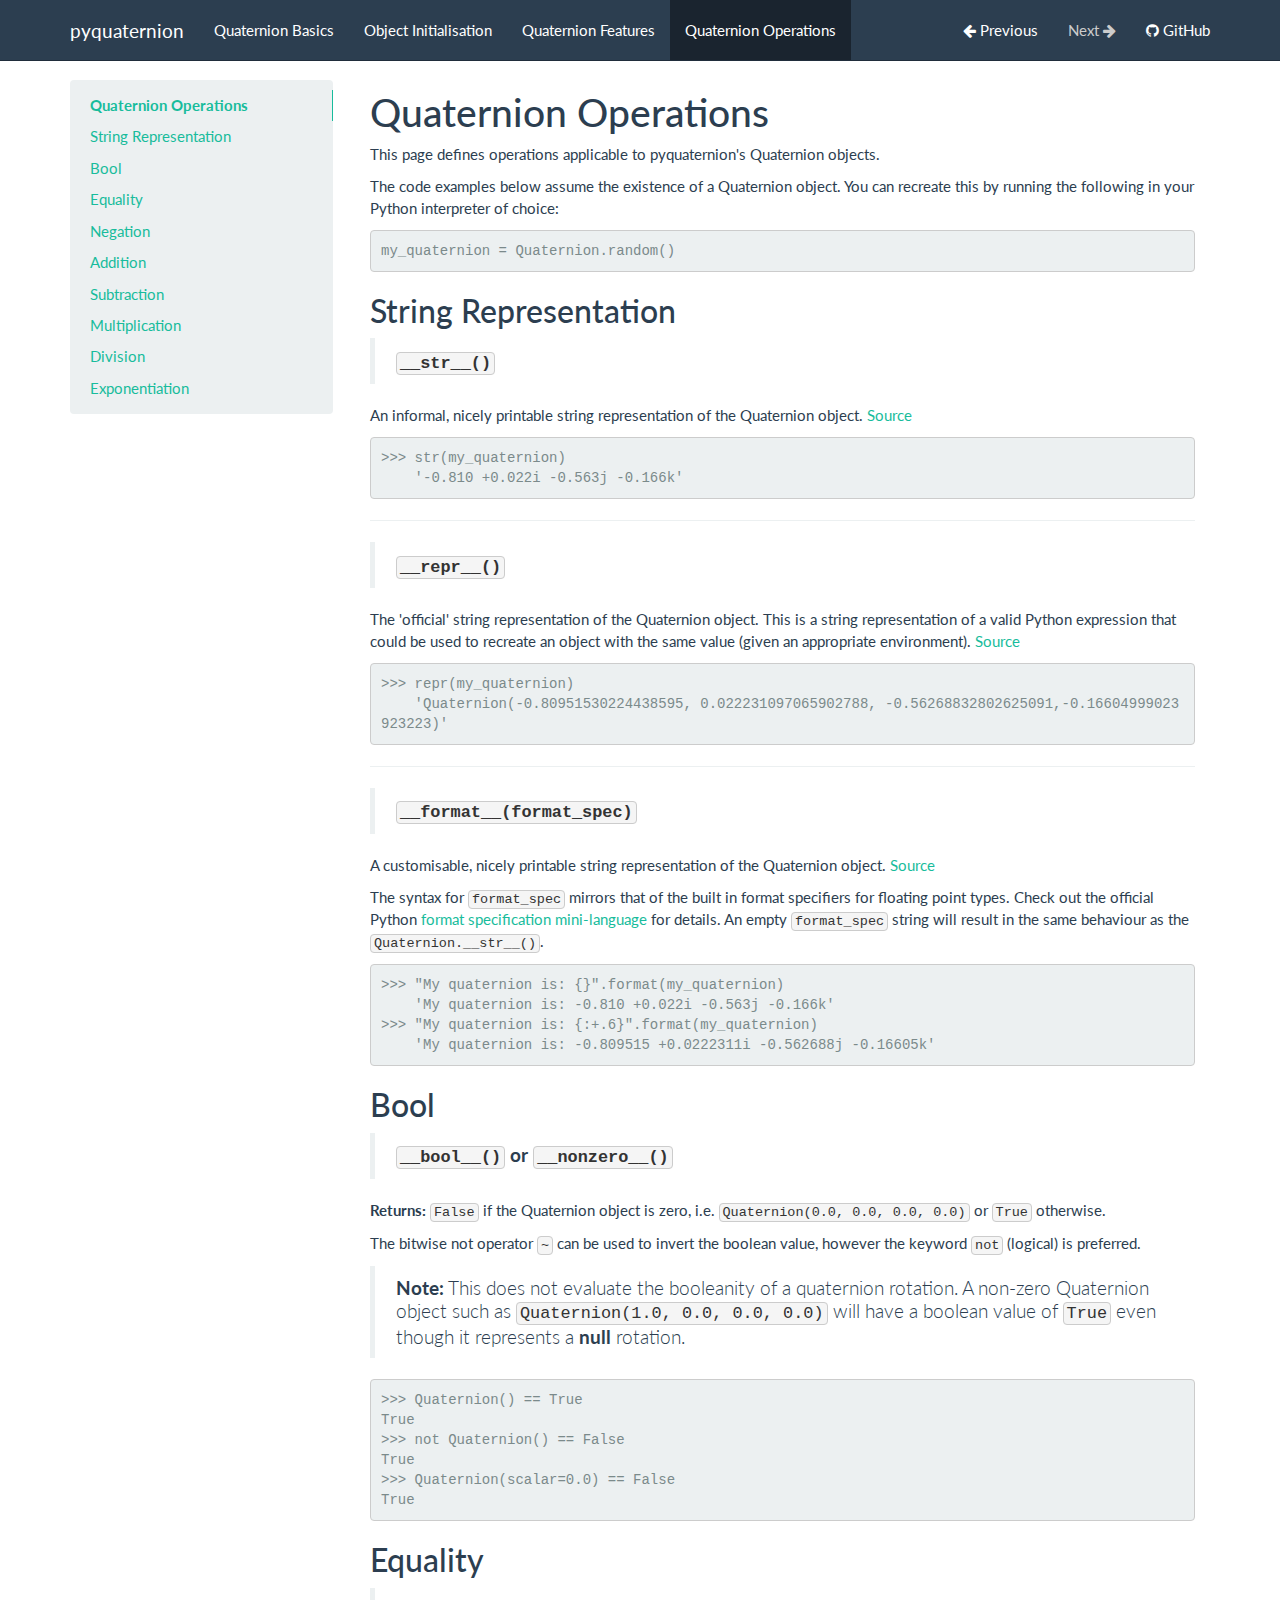
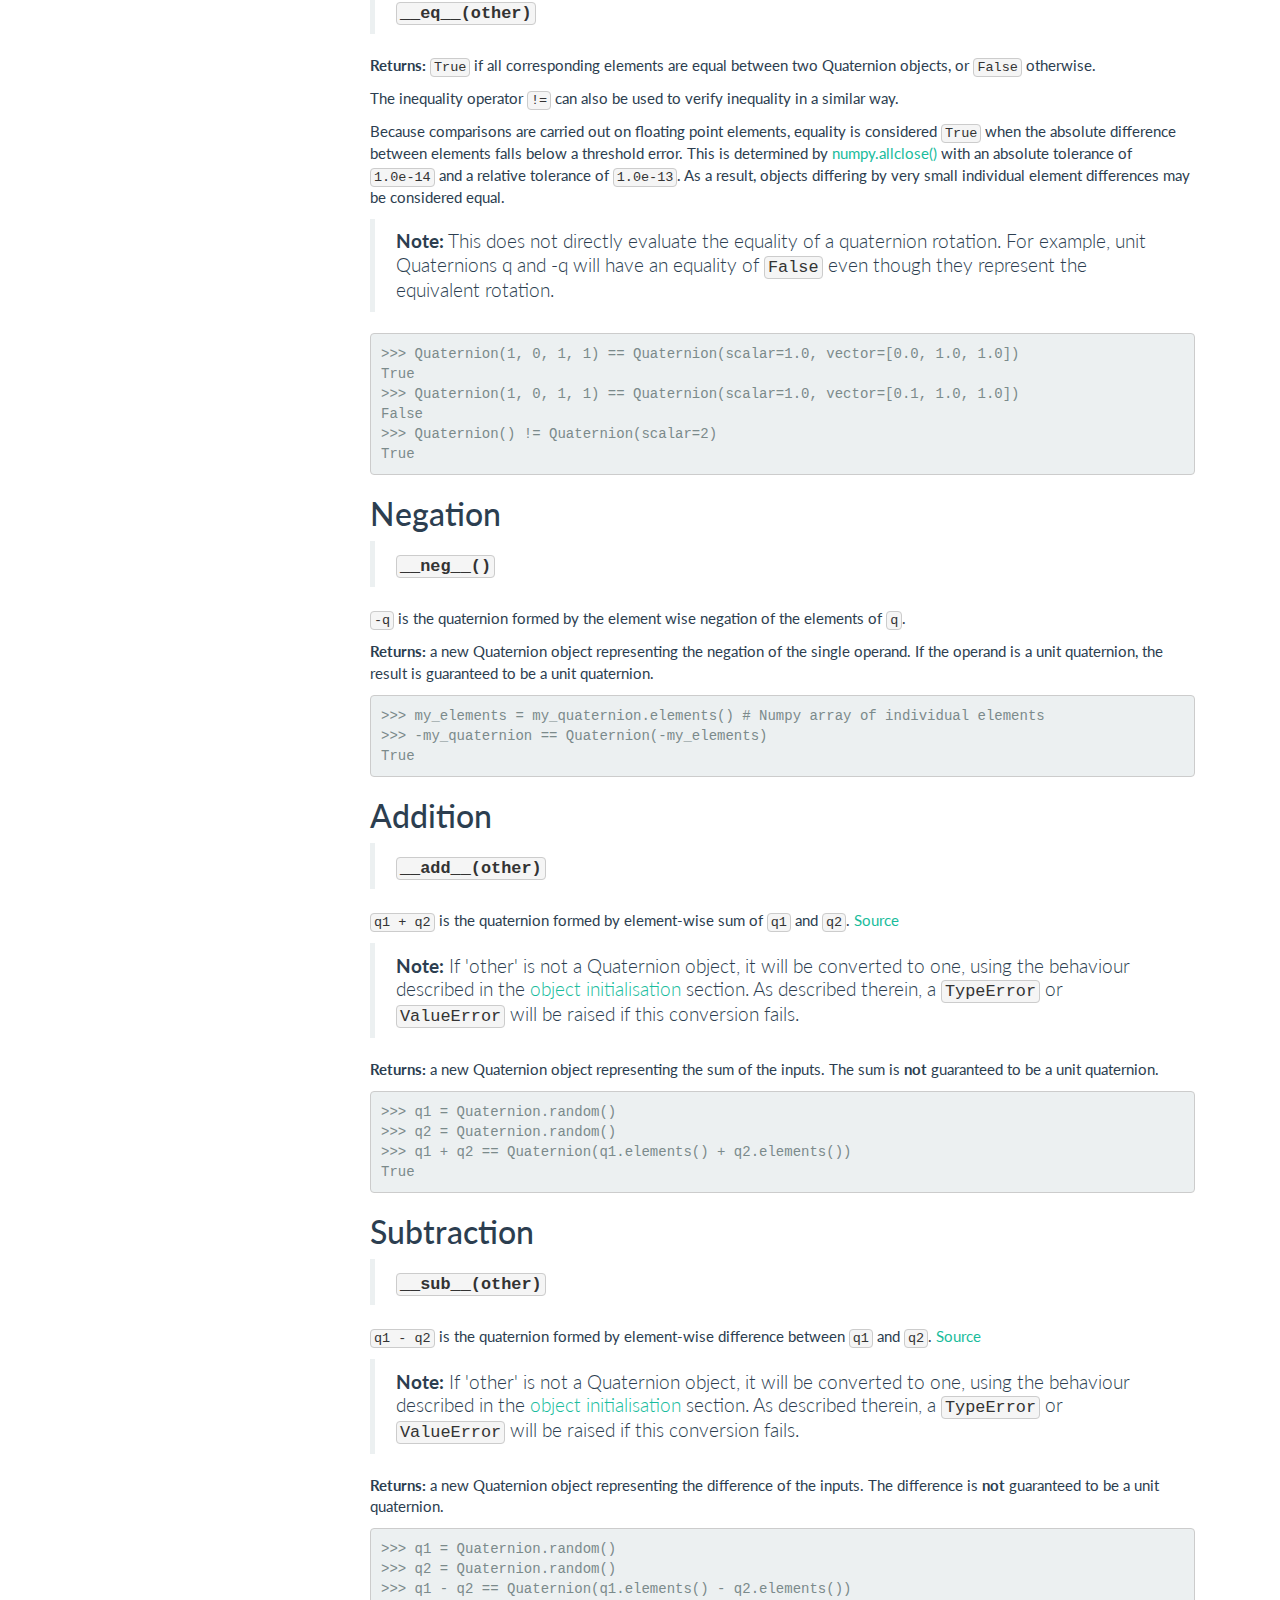
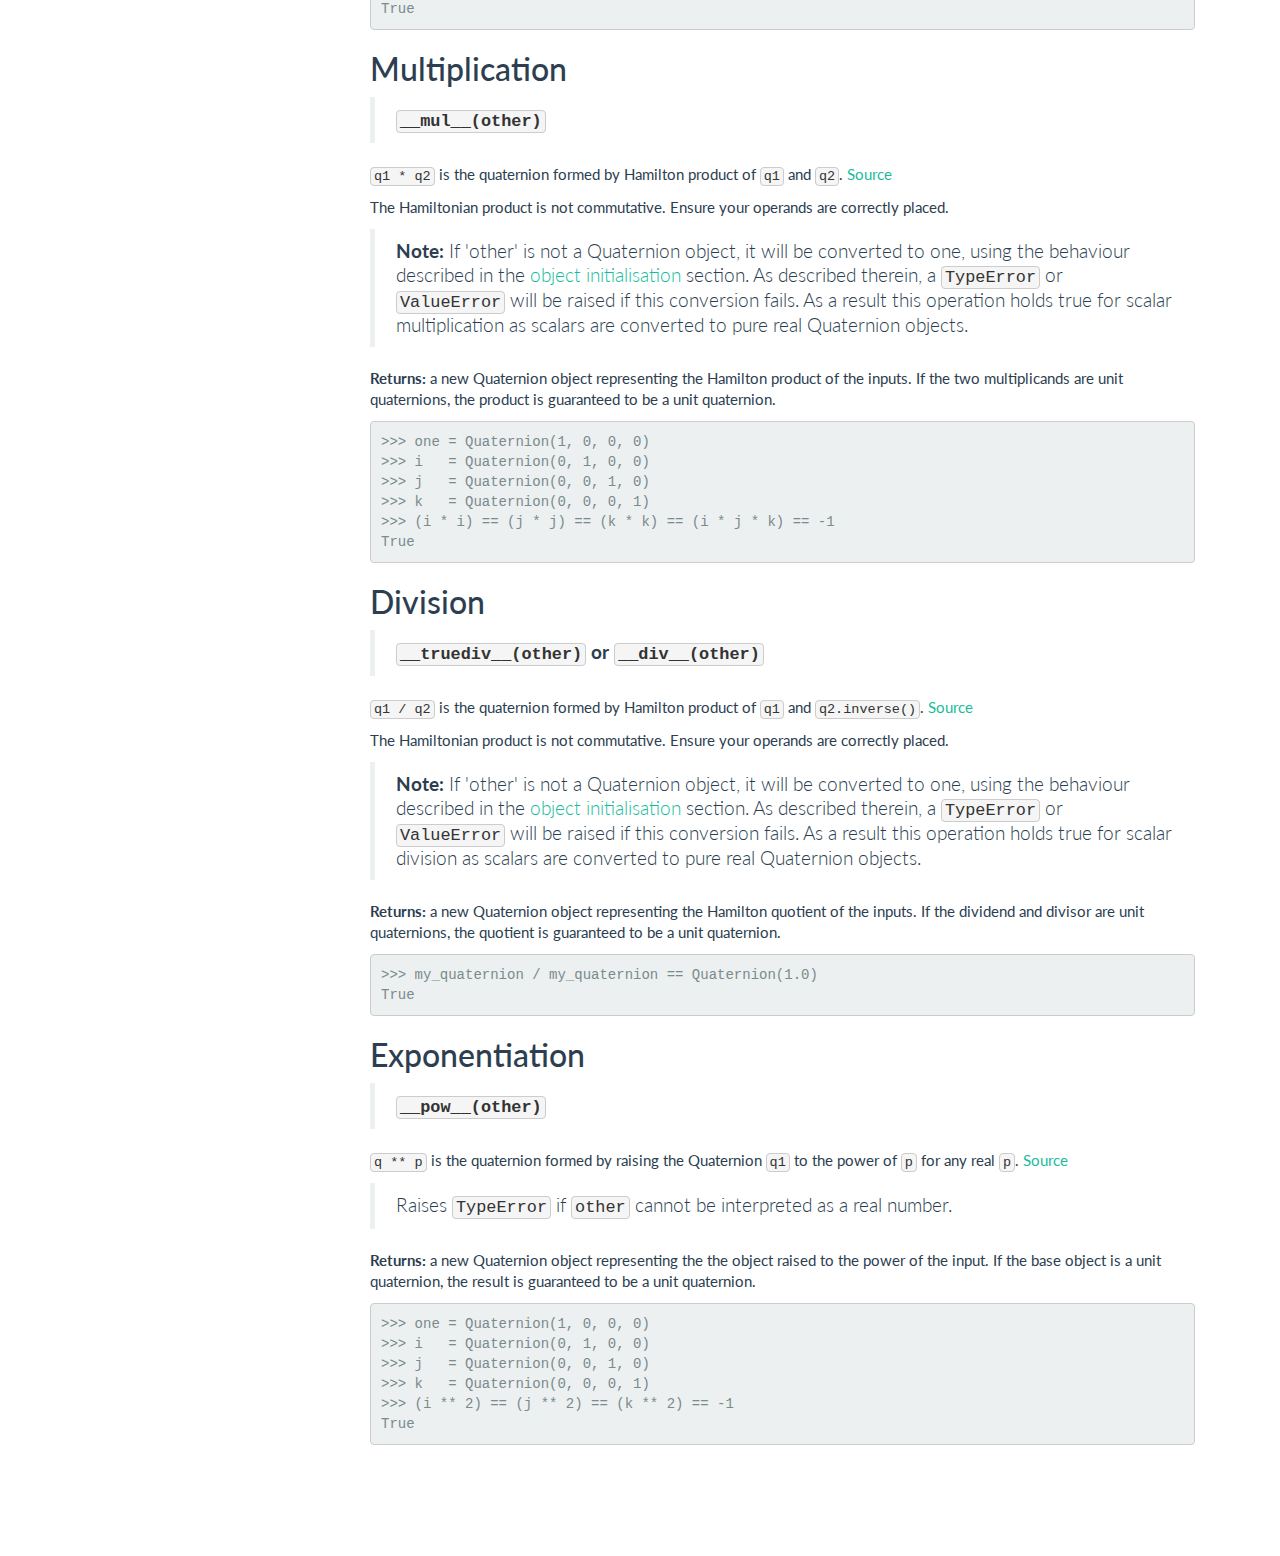
<file: operations/index.html>
<!DOCTYPE html>
<html lang="en">
    <head>
        <meta charset="utf-8">
        <meta http-equiv="X-UA-Compatible" content="IE=edge">
        <meta name="viewport" content="width=device-width, initial-scale=1.0">
        
        <meta name="author" content="Kieran Wynn">
        <link rel="canonical" href="http://kieranwynn.github.io/pyquaternion/operations/">
        <link rel="shortcut icon" href="../img/favicon.ico">

        <title>Quaternion Operations - pyquaternion</title>

        <link href="../css/bootstrap-custom.min.css" rel="stylesheet">
        <link href="../css/font-awesome-4.0.3.css" rel="stylesheet">
        <link href="../css/prettify-1.0.css" rel="stylesheet">
        <link href="../css/base.css" rel="stylesheet">

        <!-- HTML5 shim and Respond.js IE8 support of HTML5 elements and media queries -->
        <!--[if lt IE 9]>
            <script src="https://oss.maxcdn.com/libs/html5shiv/3.7.0/html5shiv.js"></script>
            <script src="https://oss.maxcdn.com/libs/respond.js/1.3.0/respond.min.js"></script>
        <![endif]-->
    </head>

    <body>

        <div class="navbar navbar-default navbar-fixed-top" role="navigation">
    <div class="container">

        <!-- Collapsed navigation -->
        <div class="navbar-header">
            <!-- Expander button -->
            <button type="button" class="navbar-toggle" data-toggle="collapse" data-target=".navbar-collapse">
                <span class="sr-only">Toggle navigation</span>
                <span class="icon-bar"></span>
                <span class="icon-bar"></span>
                <span class="icon-bar"></span>
            </button>

            <!-- Main title -->
            <a class="navbar-brand" href="..">pyquaternion</a>
        </div>

        <!-- Expanded navigation -->
        <div class="navbar-collapse collapse">
            <!-- Main navigation -->
            <ul class="nav navbar-nav">
            
            
                <li >
                    <a href="../quaternion_basics">Quaternion Basics</a>
                </li>
            
            
            
                <li >
                    <a href="../initialisation">Object Initialisation</a>
                </li>
            
            
            
                <li >
                    <a href="../features">Quaternion Features</a>
                </li>
            
            
            
                <li class="active">
                    <a href=".">Quaternion Operations</a>
                </li>
            
            
            </ul>

            <!-- Search, Navigation and Repo links -->
            <ul class="nav navbar-nav navbar-right">
                
                <li >
                    <a rel="next" href="../features">
                        <i class="fa fa-arrow-left"></i> Previous
                    </a>
                </li>
                <li class="disabled">
                    <a rel="prev" >
                        Next <i class="fa fa-arrow-right"></i>
                    </a>
                </li>
                
                <li>
                    <a href="https://github.com/KieranWynn/pyquaternion">
                        
                            <i class="fa fa-github"></i>
                        
                        GitHub
                    </a>
                </li>
                
            </ul>
        </div>
    </div>
</div>

        <div class="container">
            <div class="col-md-3"><div class="bs-sidebar hidden-print affix well" role="complementary">
    <ul class="nav bs-sidenav">
    
        <li class="main active"><a href="#quaternion-operations">Quaternion Operations</a></li>
        
            <li><a href="#string-representation">String Representation</a></li>
        
            <li><a href="#bool">Bool</a></li>
        
            <li><a href="#equality">Equality</a></li>
        
            <li><a href="#negation">Negation</a></li>
        
            <li><a href="#addition">Addition</a></li>
        
            <li><a href="#subtraction">Subtraction</a></li>
        
            <li><a href="#multiplication">Multiplication</a></li>
        
            <li><a href="#division">Division</a></li>
        
            <li><a href="#exponentiation">Exponentiation</a></li>
        
    
    </ul>
</div></div>
            <div class="col-md-9" role="main">

<h1 id="quaternion-operations">Quaternion Operations</h1>
<p>This page defines operations applicable to pyquaternion's Quaternion objects.</p>
<p>The code examples below assume the existence of a Quaternion object. You can recreate this by running the following in your Python interpreter of choice:</p>
<pre><code>my_quaternion = Quaternion.random()
</code></pre>
<h2 id="string-representation">String Representation</h2>
<blockquote>
<p><strong><code>__str__()</code></strong></p>
</blockquote>
<p>An informal, nicely printable string representation of the Quaternion object. <a href="https://docs.python.org/3.4/reference/datamodel.html#object.__str__">Source</a></p>
<pre><code>&gt;&gt;&gt; str(my_quaternion)
    '-0.810 +0.022i -0.563j -0.166k'
</code></pre>
<hr />
<blockquote>
<p><strong><code>__repr__()</code></strong></p>
</blockquote>
<p>The 'official' string representation of the Quaternion object.  This is a string representation of a valid Python expression that could be used to recreate an object with the same value (given an appropriate environment). <a href="https://docs.python.org/3.4/reference/datamodel.html#object.__repr__">Source</a></p>
<pre><code>&gt;&gt;&gt; repr(my_quaternion)
    'Quaternion(-0.80951530224438595, 0.022231097065902788, -0.56268832802625091,-0.16604999023923223)'
</code></pre>
<hr />
<blockquote>
<p><strong><code>__format__(format_spec)</code></strong></p>
</blockquote>
<p>A customisable, nicely printable string representation of the Quaternion object. <a href="https://docs.python.org/3.4/reference/datamodel.html#object.__format__">Source</a></p>
<p>The syntax for <code>format_spec</code> mirrors that of the built in format specifiers for floating point types. Check out the official Python <a href="https://docs.python.org/3.4/library/string.html#formatspec">format specification mini-language</a> for details.
An empty <code>format_spec</code> string will result in the same behaviour as the <code>Quaternion.__str__()</code>.</p>
<pre><code>&gt;&gt;&gt; "My quaternion is: {}".format(my_quaternion)
    'My quaternion is: -0.810 +0.022i -0.563j -0.166k'
&gt;&gt;&gt; "My quaternion is: {:+.6}".format(my_quaternion)
    'My quaternion is: -0.809515 +0.0222311i -0.562688j -0.16605k'
</code></pre>
<h2 id="bool">Bool</h2>
<blockquote>
<p><strong><code>__bool__()</code> or <code>__nonzero__()</code></strong></p>
</blockquote>
<p><strong>Returns:</strong> <code>False</code> if the Quaternion object is zero, i.e. <code>Quaternion(0.0, 0.0, 0.0, 0.0)</code> or <code>True</code> otherwise. </p>
<p>The bitwise not operator <code>~</code> can be used to invert the boolean value, however the keyword <code>not</code> (logical) is preferred.</p>
<blockquote>
<p><strong>Note:</strong> This does not evaluate the booleanity of a quaternion rotation. A non-zero Quaternion object such as <code>Quaternion(1.0, 0.0, 0.0, 0.0)</code> will have a boolean value of <code>True</code> even though it represents a <strong>null</strong> rotation.</p>
</blockquote>
<pre><code>&gt;&gt;&gt; Quaternion() == True
True
&gt;&gt;&gt; not Quaternion() == False
True
&gt;&gt;&gt; Quaternion(scalar=0.0) == False
True
</code></pre>
<h2 id="equality">Equality</h2>
<blockquote>
<p><strong><code>__eq__(other)</code></strong></p>
</blockquote>
<p><strong>Returns:</strong> <code>True</code> if all corresponding elements are equal between two Quaternion objects, or <code>False</code> otherwise. </p>
<p>The inequality operator <code>!=</code> can also be used to verify inequality in a similar way.</p>
<p>Because comparisons are carried out on floating point elements, equality is considered <code>True</code> when the absolute difference between elements falls below a threshold error. This is determined by <a href="http://docs.scipy.org/doc/numpy/reference/generated/numpy.allclose.html">numpy.allclose()</a> with an absolute tolerance of <code>1.0e-14</code> and a relative tolerance of <code>1.0e-13</code>. As a result, objects differing by very small individual element differences may be considered equal.</p>
<blockquote>
<p><strong>Note:</strong> This does not directly evaluate the equality of a quaternion rotation. For example, unit Quaternions q and -q will have an equality of <code>False</code> even though they represent the equivalent rotation.</p>
</blockquote>
<pre><code>&gt;&gt;&gt; Quaternion(1, 0, 1, 1) == Quaternion(scalar=1.0, vector=[0.0, 1.0, 1.0])
True
&gt;&gt;&gt; Quaternion(1, 0, 1, 1) == Quaternion(scalar=1.0, vector=[0.1, 1.0, 1.0])
False
&gt;&gt;&gt; Quaternion() != Quaternion(scalar=2)
True
</code></pre>
<h2 id="negation">Negation</h2>
<blockquote>
<p><strong><code>__neg__()</code></strong></p>
</blockquote>
<p><code>-q</code> is the quaternion formed by the element wise negation of the elements of <code>q</code>.</p>
<p><strong>Returns:</strong> a new Quaternion object representing the negation of the single operand. 
If the operand is a unit quaternion, the result is guaranteed to be a unit quaternion.</p>
<pre><code>&gt;&gt;&gt; my_elements = my_quaternion.elements() # Numpy array of individual elements
&gt;&gt;&gt; -my_quaternion == Quaternion(-my_elements)
True
</code></pre>
<h2 id="addition">Addition</h2>
<blockquote>
<p><strong><code>__add__(other)</code></strong></p>
</blockquote>
<p><code>q1 + q2</code> is the quaternion formed by element-wise sum of <code>q1</code> and <code>q2</code>. <a href="http://www.euclideanspace.com/maths/algebra/realNormedAlgebra/quaternions/arithmetic/index.htm">Source</a></p>
<blockquote>
<p><strong>Note:</strong> If 'other' is not a Quaternion object, it will be converted to one, using the behaviour described in the <a href="../initialisation">object initialisation</a> section. As described therein, a <code>TypeError</code> or <code>ValueError</code> will be raised if this conversion fails.</p>
</blockquote>
<p><strong>Returns:</strong> a new Quaternion object representing the sum of the inputs.
The sum is <strong>not</strong> guaranteed to be a unit quaternion.</p>
<pre><code>&gt;&gt;&gt; q1 = Quaternion.random()
&gt;&gt;&gt; q2 = Quaternion.random()
&gt;&gt;&gt; q1 + q2 == Quaternion(q1.elements() + q2.elements())
True
</code></pre>
<h2 id="subtraction">Subtraction</h2>
<blockquote>
<p><strong><code>__sub__(other)</code></strong></p>
</blockquote>
<p><code>q1 - q2</code> is the quaternion formed by element-wise difference between <code>q1</code> and <code>q2</code>. <a href="http://www.euclideanspace.com/maths/algebra/realNormedAlgebra/quaternions/arithmetic/index.htm">Source</a> </p>
<blockquote>
<p><strong>Note:</strong> If 'other' is not a Quaternion object, it will be converted to one, using the behaviour described in the <a href="../initialisation">object initialisation</a> section. As described therein, a <code>TypeError</code> or <code>ValueError</code> will be raised if this conversion fails.</p>
</blockquote>
<p><strong>Returns:</strong> a new Quaternion object representing the difference of the inputs.
The difference is <strong>not</strong> guaranteed to be a unit quaternion.</p>
<pre><code>&gt;&gt;&gt; q1 = Quaternion.random()
&gt;&gt;&gt; q2 = Quaternion.random()
&gt;&gt;&gt; q1 - q2 == Quaternion(q1.elements() - q2.elements())
True
</code></pre>
<h2 id="multiplication">Multiplication</h2>
<blockquote>
<p><strong><code>__mul__(other)</code></strong></p>
</blockquote>
<p><code>q1 * q2</code> is the quaternion formed by Hamilton product of <code>q1</code> and <code>q2</code>. <a href="http://www.euclideanspace.com/maths/algebra/realNormedAlgebra/quaternions/arithmetic/index.htm">Source</a></p>
<p>The Hamiltonian product is not commutative. Ensure your operands are correctly placed. </p>
<blockquote>
<p><strong>Note:</strong> If 'other' is not a Quaternion object, it will be converted to one, using the behaviour described in the <a href="../initialisation">object initialisation</a> section. As described therein, a <code>TypeError</code> or <code>ValueError</code> will be raised if this conversion fails. As a result this operation holds true for scalar multiplication as scalars are converted to pure real Quaternion objects.</p>
</blockquote>
<p><strong>Returns:</strong> a new Quaternion object representing the Hamilton product of the inputs.
If the two multiplicands are unit quaternions, the product is guaranteed to be a unit quaternion.</p>
<pre><code>&gt;&gt;&gt; one = Quaternion(1, 0, 0, 0)
&gt;&gt;&gt; i   = Quaternion(0, 1, 0, 0)
&gt;&gt;&gt; j   = Quaternion(0, 0, 1, 0)
&gt;&gt;&gt; k   = Quaternion(0, 0, 0, 1)
&gt;&gt;&gt; (i * i) == (j * j) == (k * k) == (i * j * k) == -1
True
</code></pre>
<h2 id="division">Division</h2>
<blockquote>
<p><strong><code>__truediv__(other)</code> or <code>__div__(other)</code></strong></p>
</blockquote>
<p><code>q1 / q2</code> is the quaternion formed by Hamilton product of <code>q1</code> and <code>q2.inverse()</code>. <a href="http://www.euclideanspace.com/maths/algebra/realNormedAlgebra/quaternions/arithmetic/index.htm">Source</a></p>
<p>The Hamiltonian product is not commutative. Ensure your operands are correctly placed.</p>
<blockquote>
<p><strong>Note:</strong> If 'other' is not a Quaternion object, it will be converted to one, using the behaviour described in the <a href="../initialisation">object initialisation</a> section. As described therein, a <code>TypeError</code> or <code>ValueError</code> will be raised if this conversion fails. As a result this operation holds true for scalar division as scalars are converted to pure real Quaternion objects.</p>
</blockquote>
<p><strong>Returns:</strong> a new Quaternion object representing the Hamilton quotient of the inputs. 
If the dividend and divisor are unit quaternions, the quotient is guaranteed to be a unit quaternion.</p>
<pre><code>&gt;&gt;&gt; my_quaternion / my_quaternion == Quaternion(1.0)
True
</code></pre>
<h2 id="exponentiation">Exponentiation</h2>
<blockquote>
<p><strong><code>__pow__(other)</code></strong></p>
</blockquote>
<p><code>q ** p</code> is the quaternion formed by raising the Quaternion <code>q1</code> to the power of <code>p</code> for any real <code>p</code>. <a href="http://en.wikipedia.org/wiki/Quaternion#Exponential.2C_logarithm.2C_and_power">Source</a></p>
<blockquote>
<p>Raises <code>TypeError</code> if <code>other</code> cannot be interpreted as a real number.</p>
</blockquote>
<p><strong>Returns:</strong> a new Quaternion object representing the the object raised to the power of the input.
If the base object is a unit quaternion, the result is guaranteed to be a unit quaternion.</p>
<pre><code>&gt;&gt;&gt; one = Quaternion(1, 0, 0, 0)
&gt;&gt;&gt; i   = Quaternion(0, 1, 0, 0)
&gt;&gt;&gt; j   = Quaternion(0, 0, 1, 0)
&gt;&gt;&gt; k   = Quaternion(0, 0, 0, 1)
&gt;&gt;&gt; (i ** 2) == (j ** 2) == (k ** 2) == -1
True
</code></pre>
</div>
        </div>

        

        <script src="https://code.jquery.com/jquery-1.10.2.min.js"></script>
        <script src="../js/bootstrap-3.0.3.min.js"></script>
        <script src="../js/prettify-1.0.min.js"></script>
        <script src="../js/base.js"></script>
    </body>
</html>
</file>
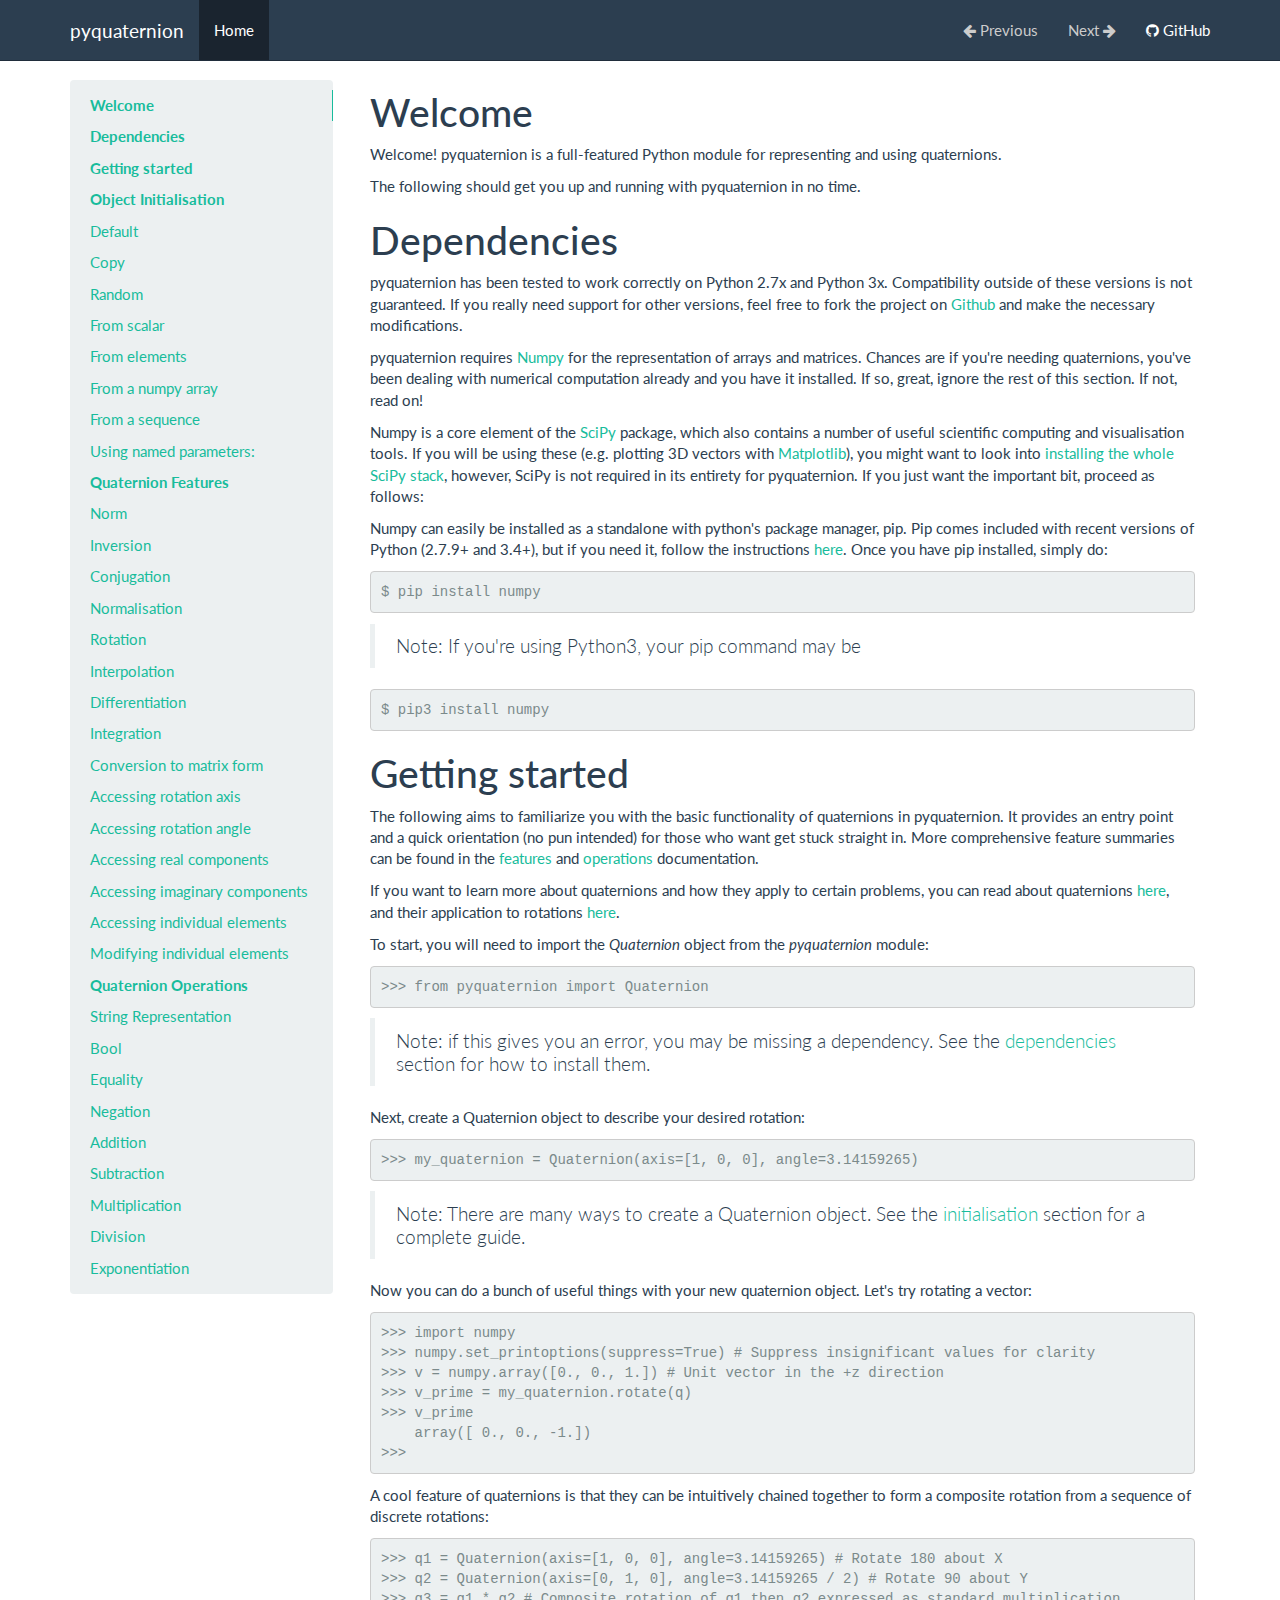
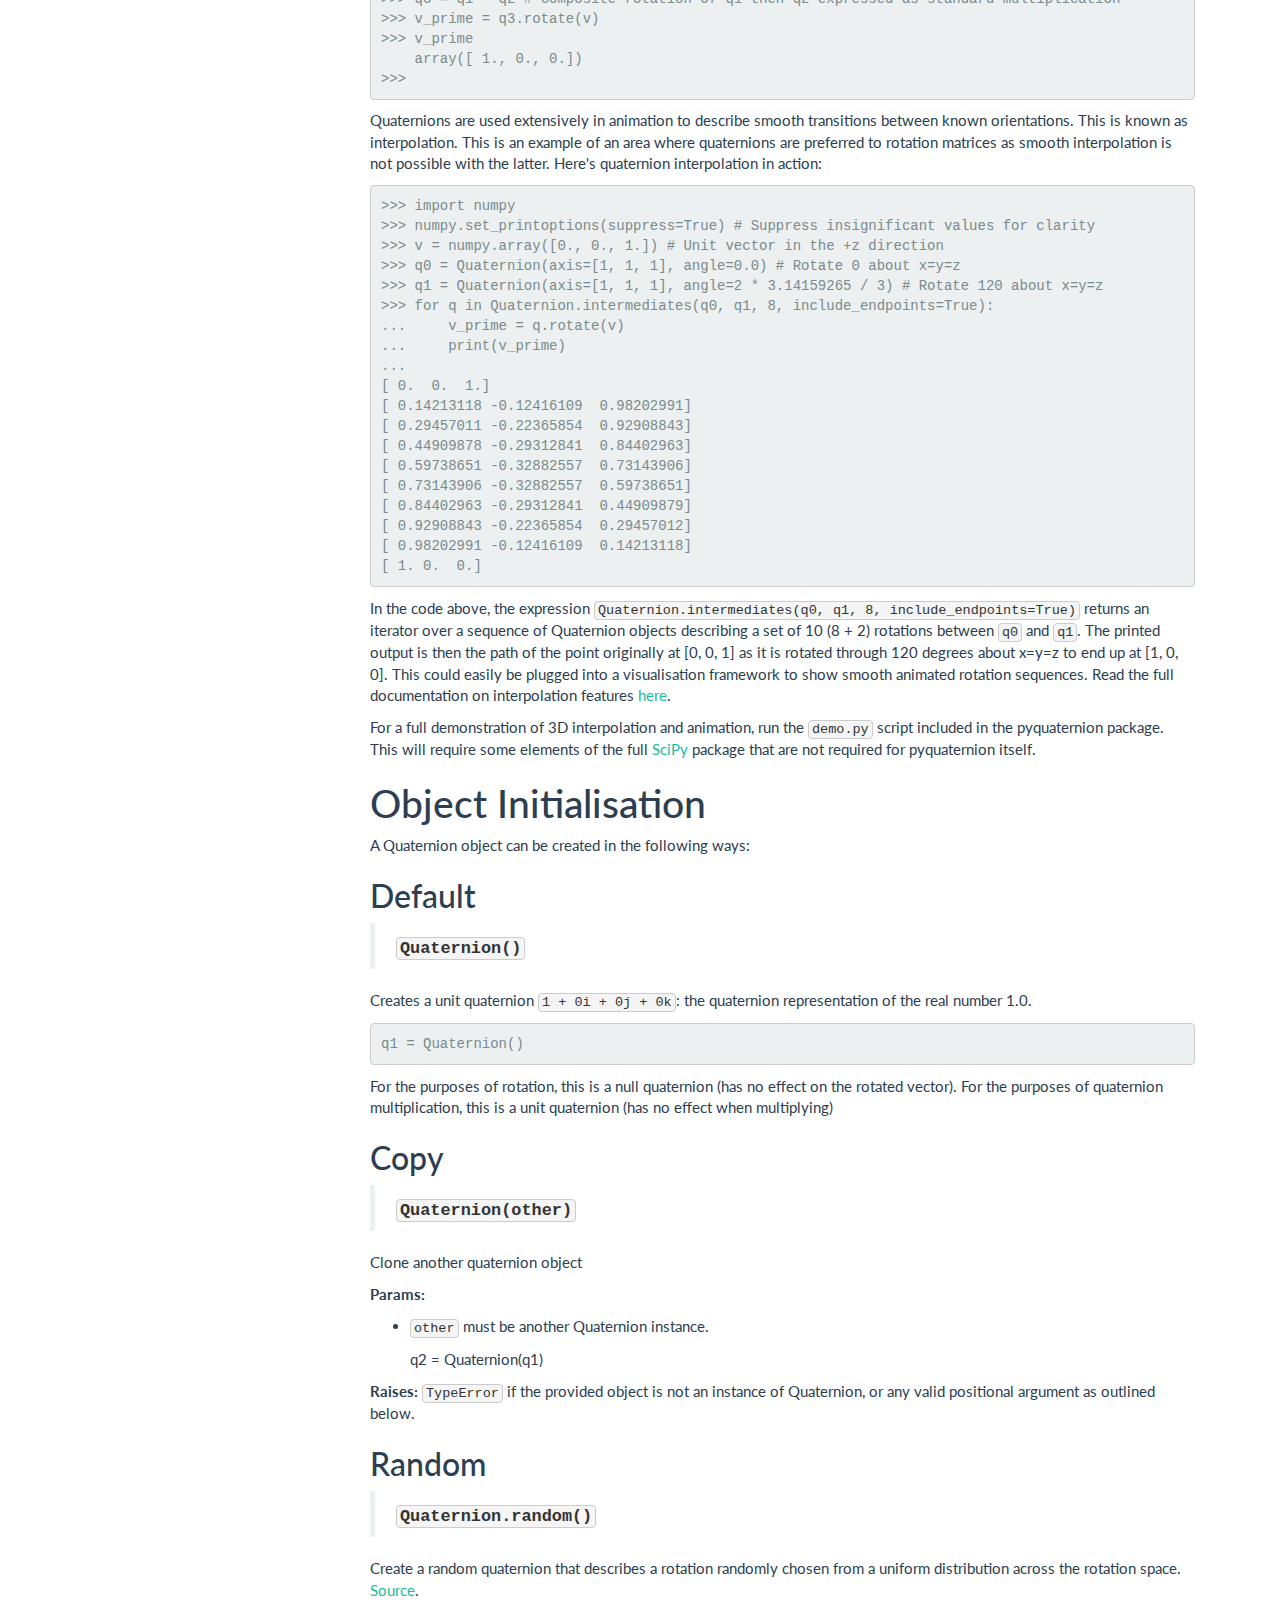
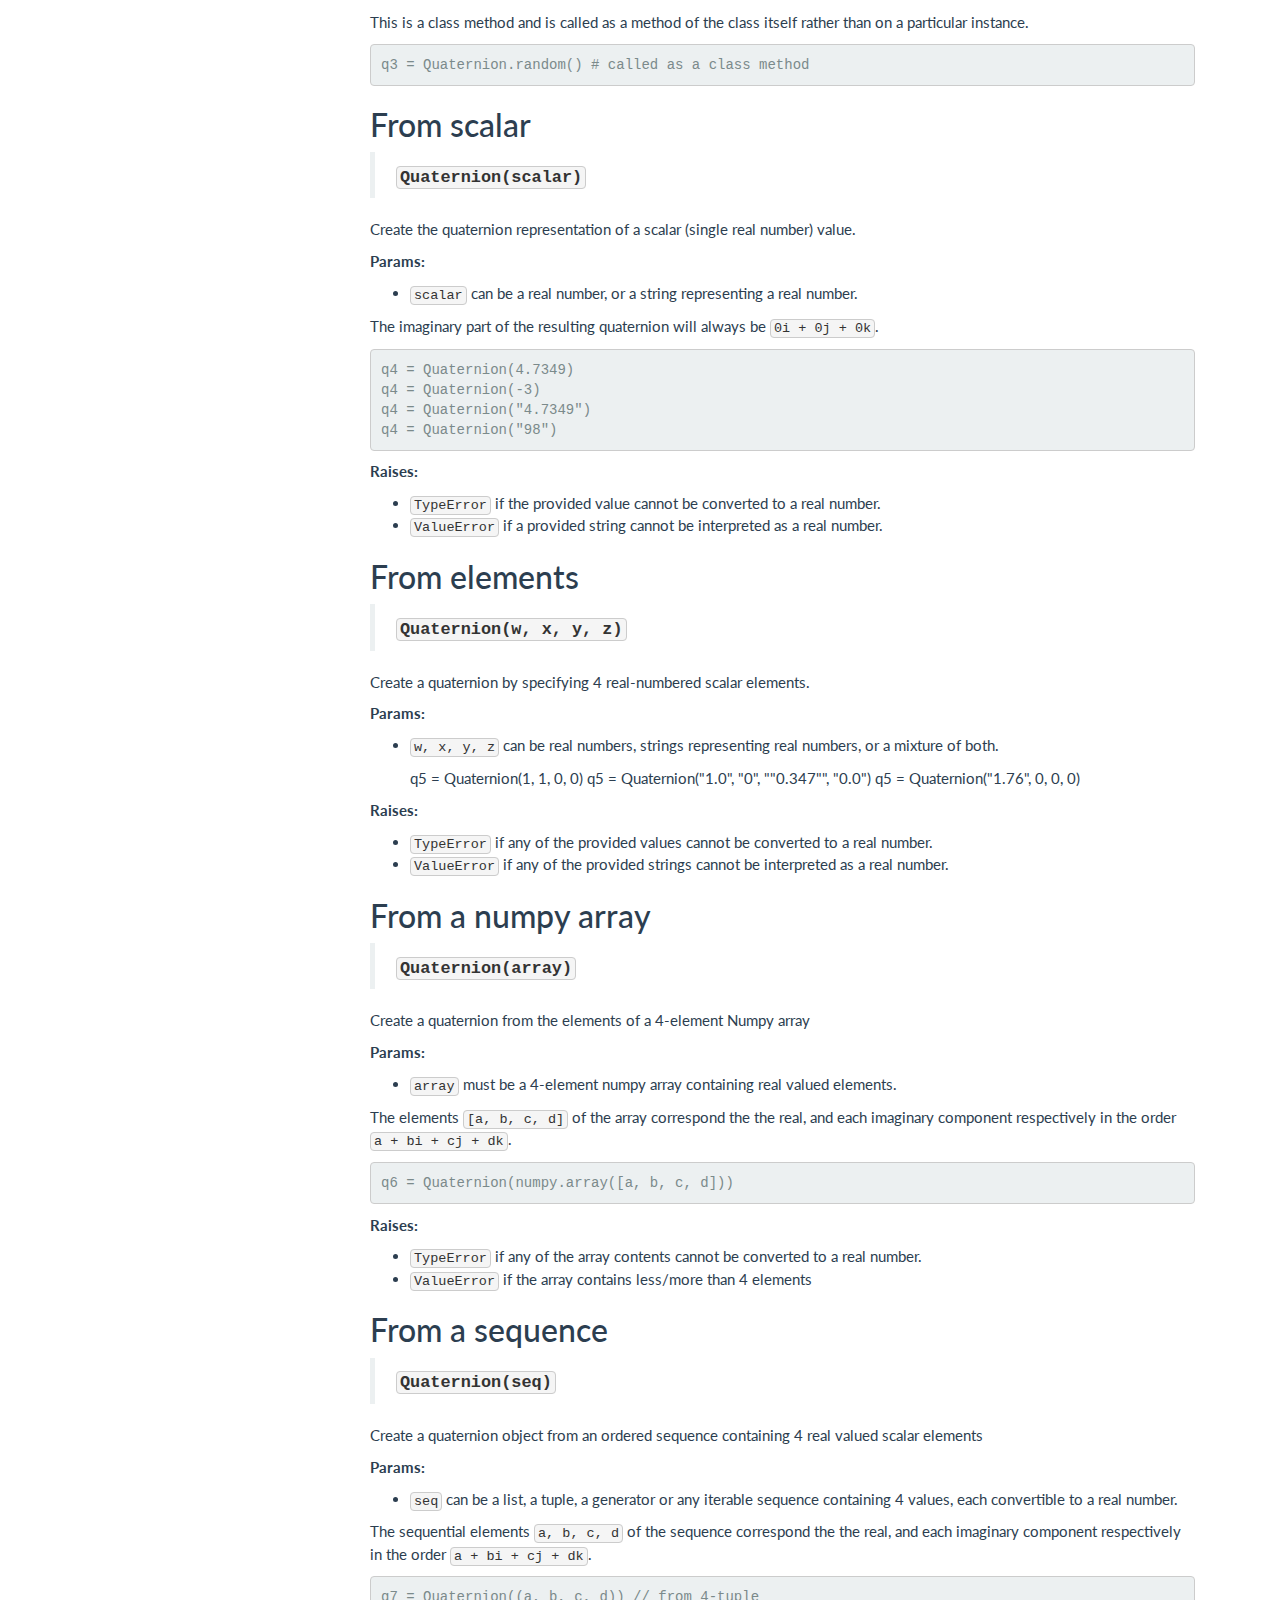
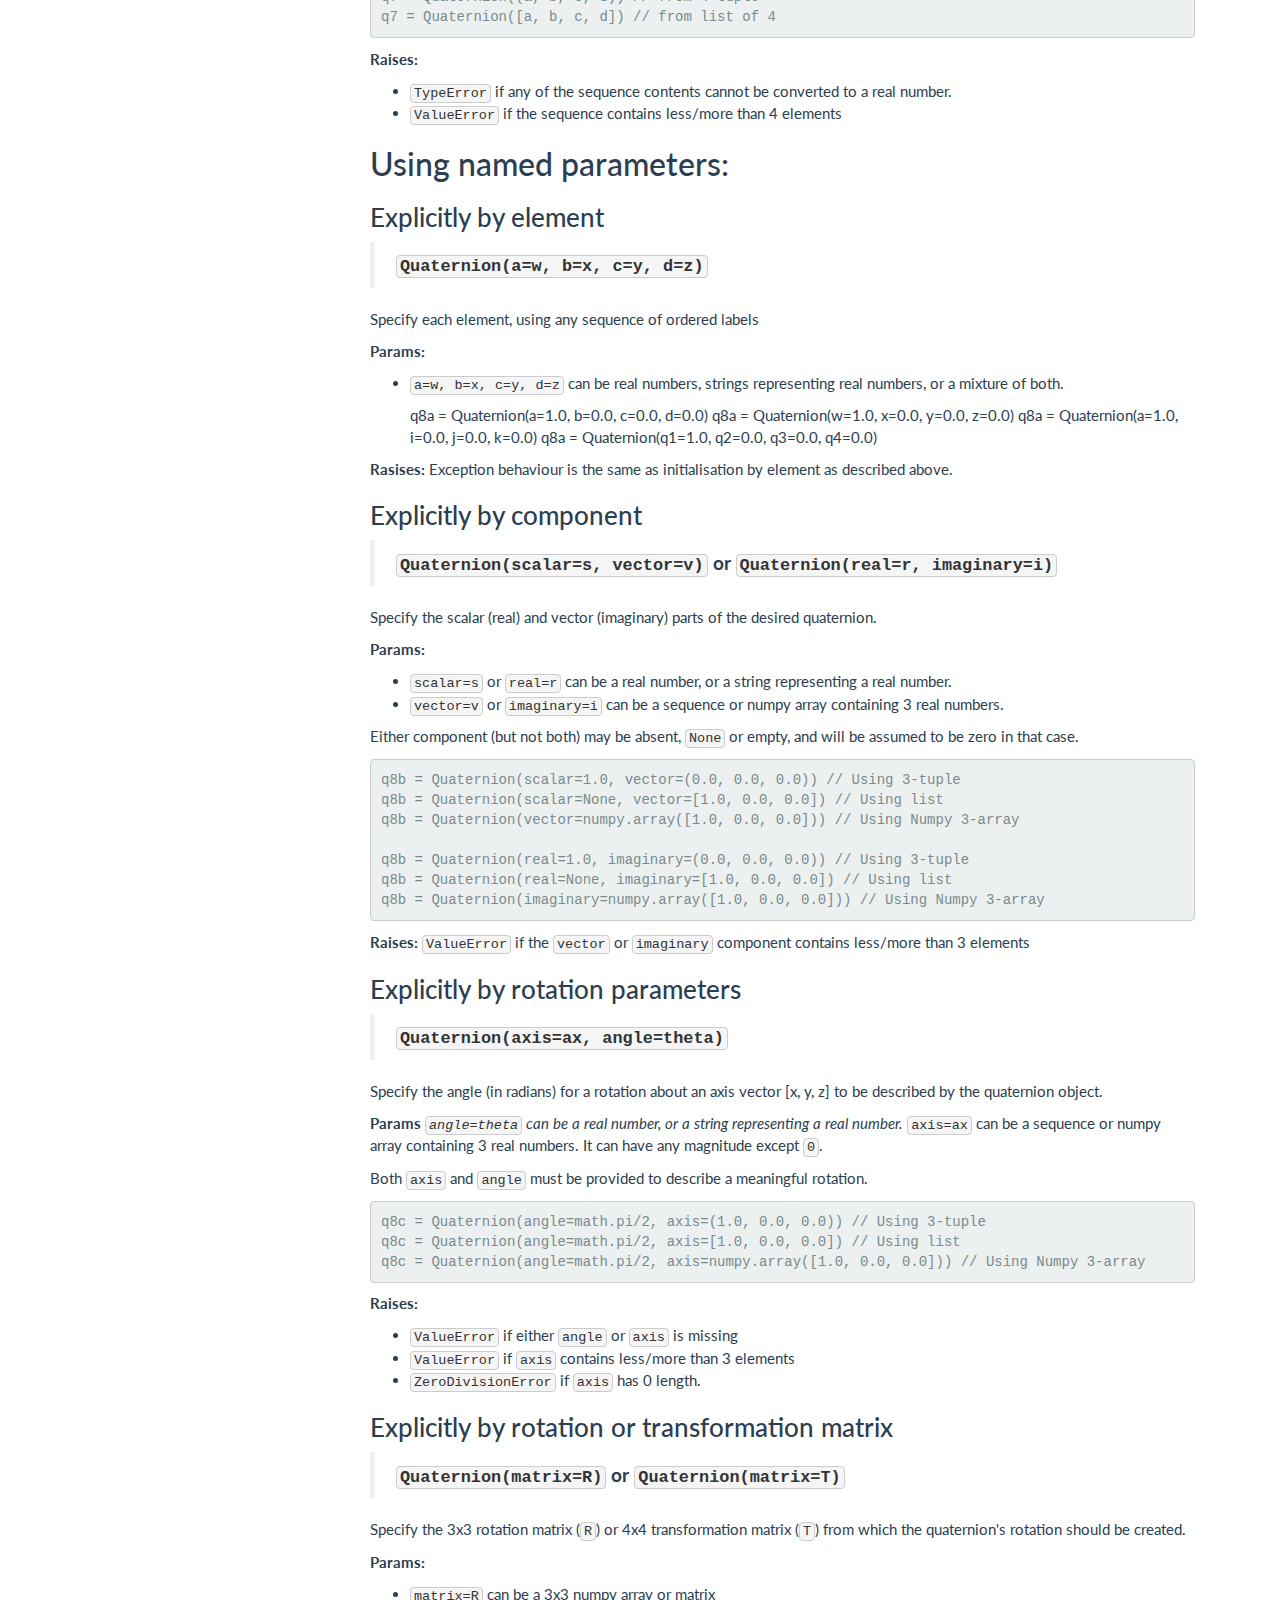
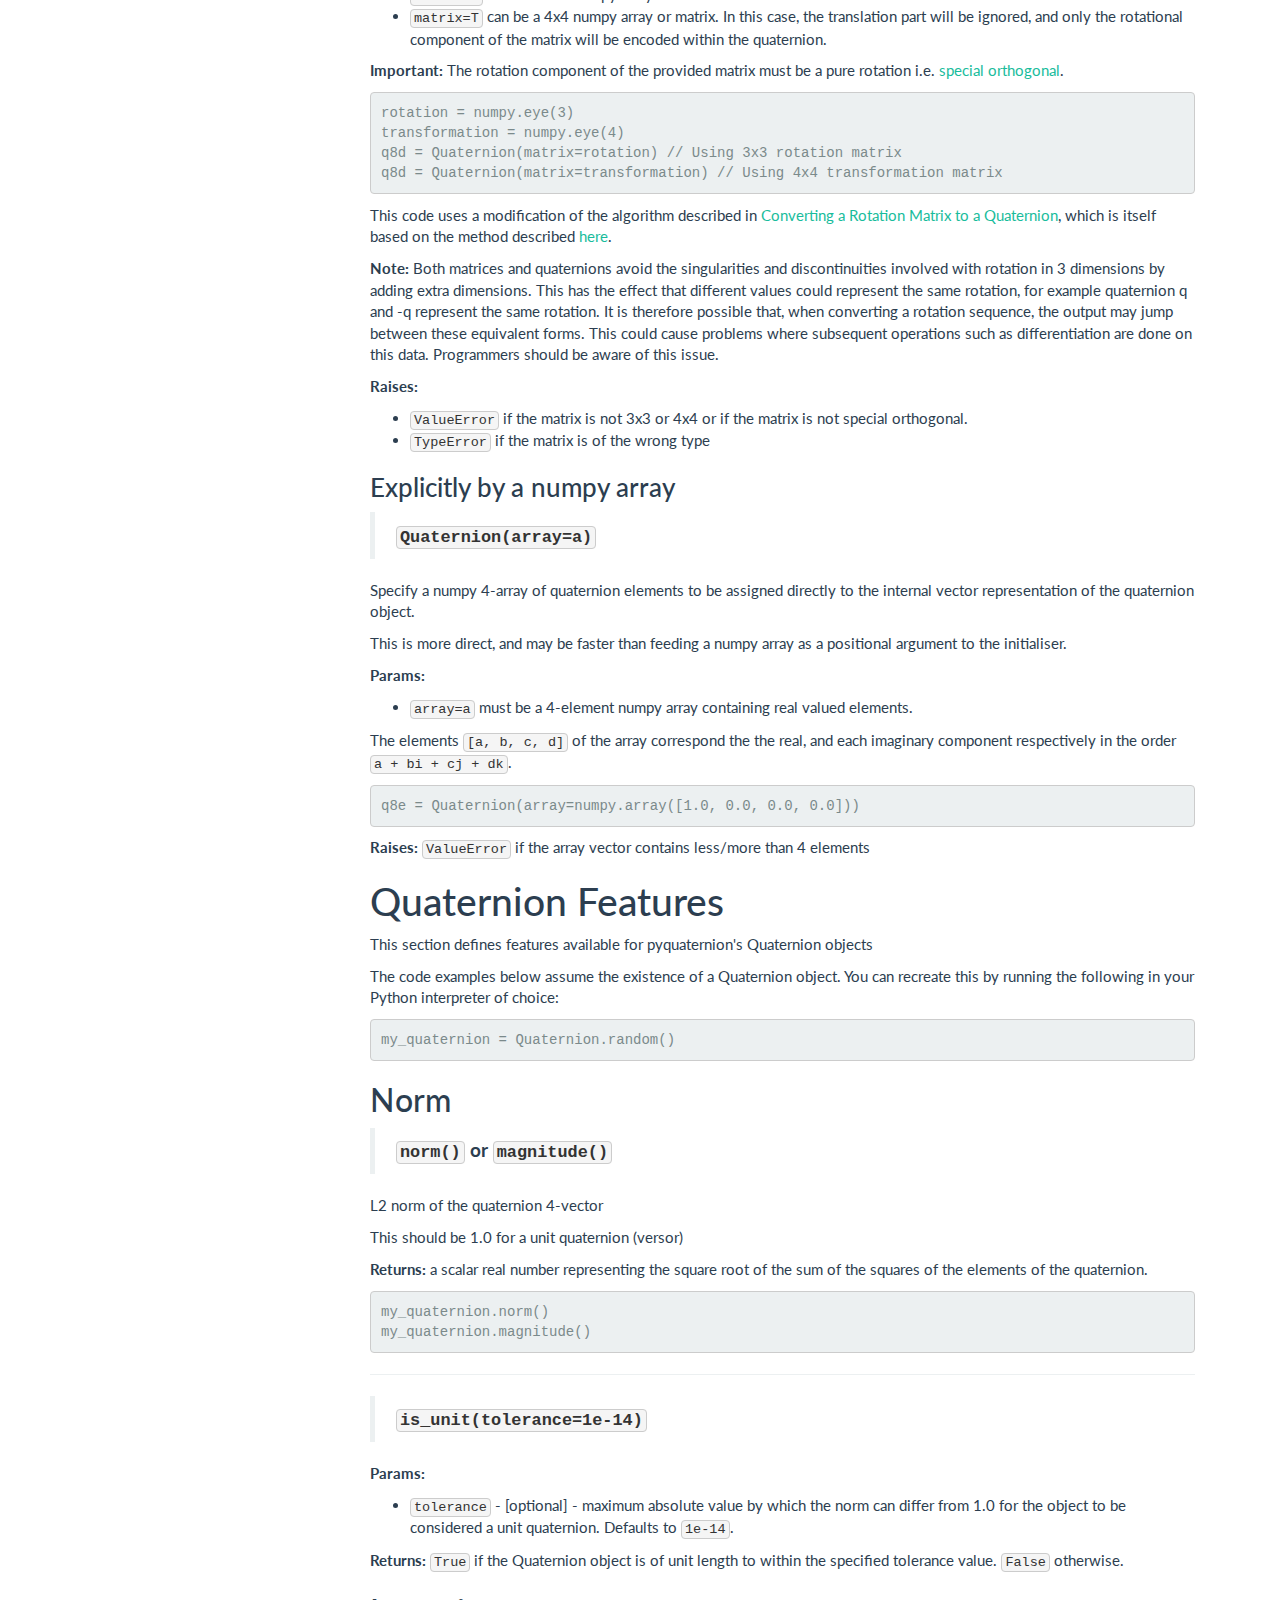
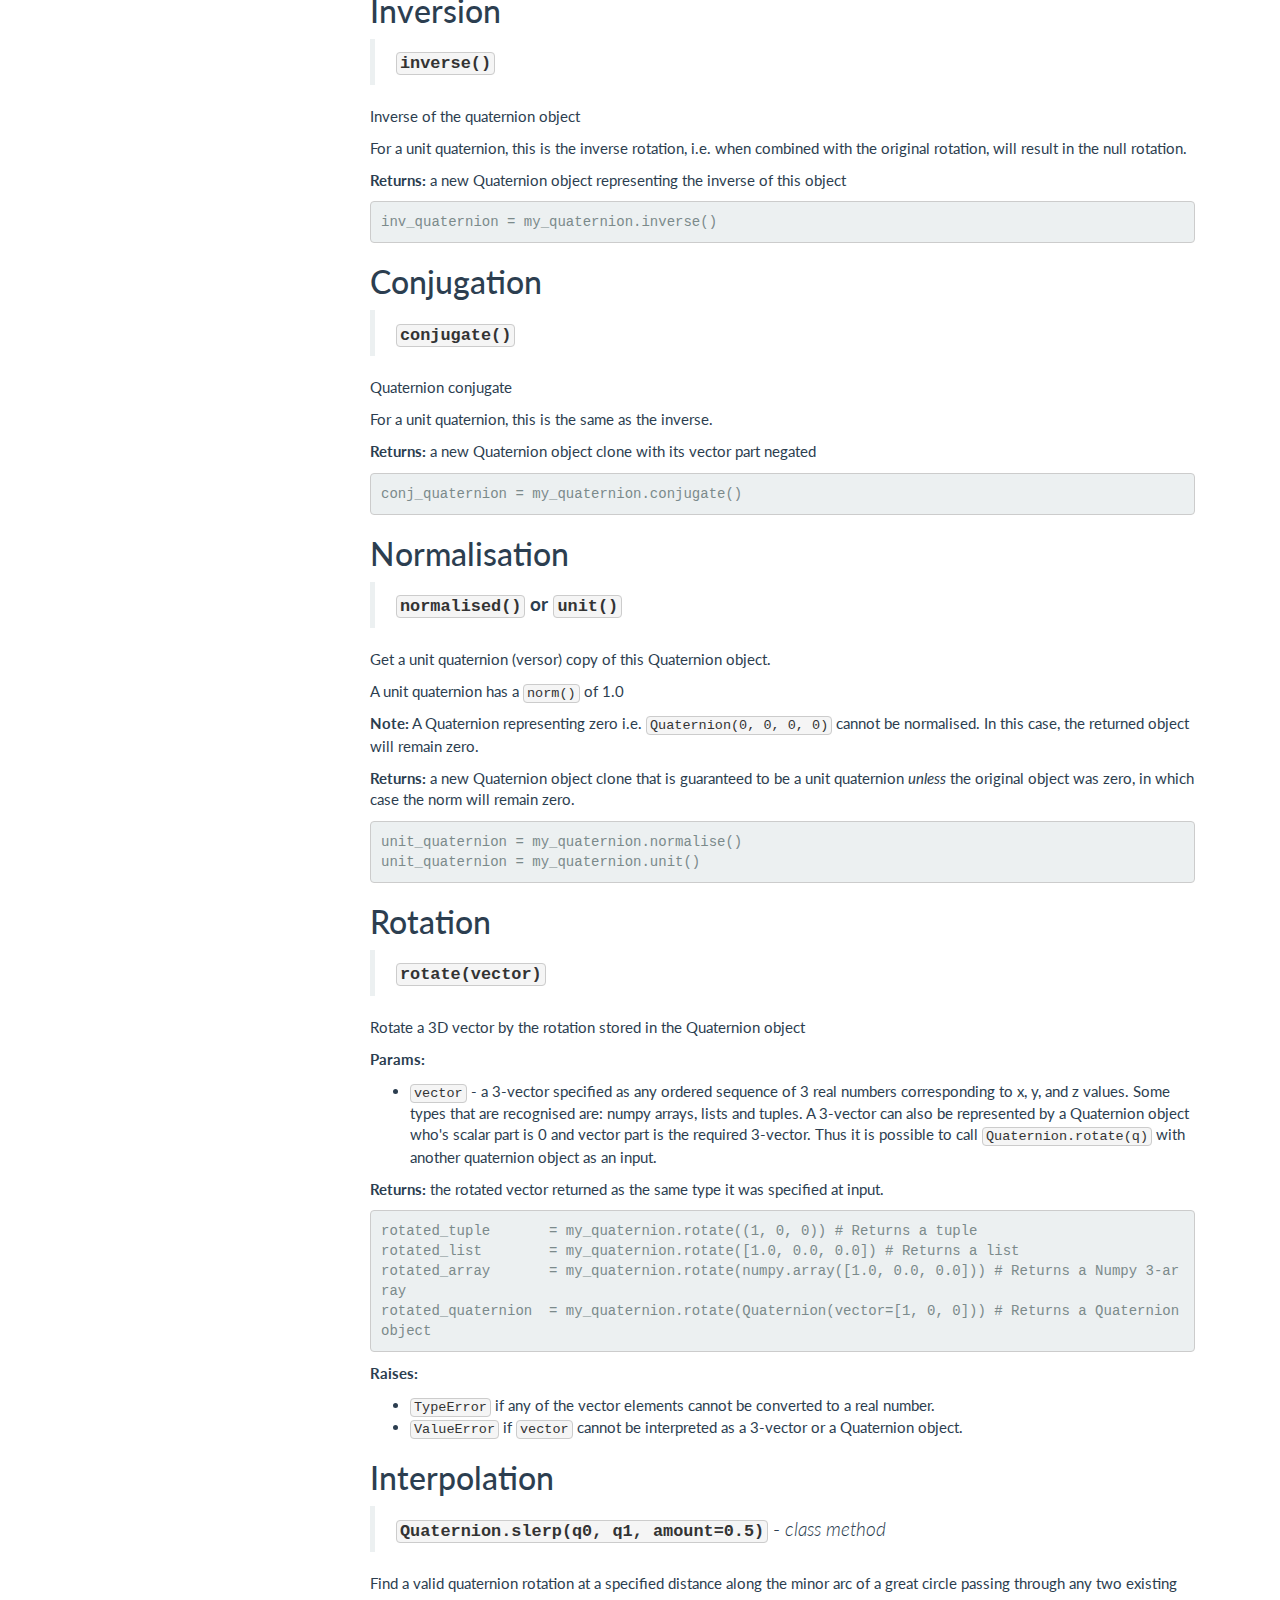
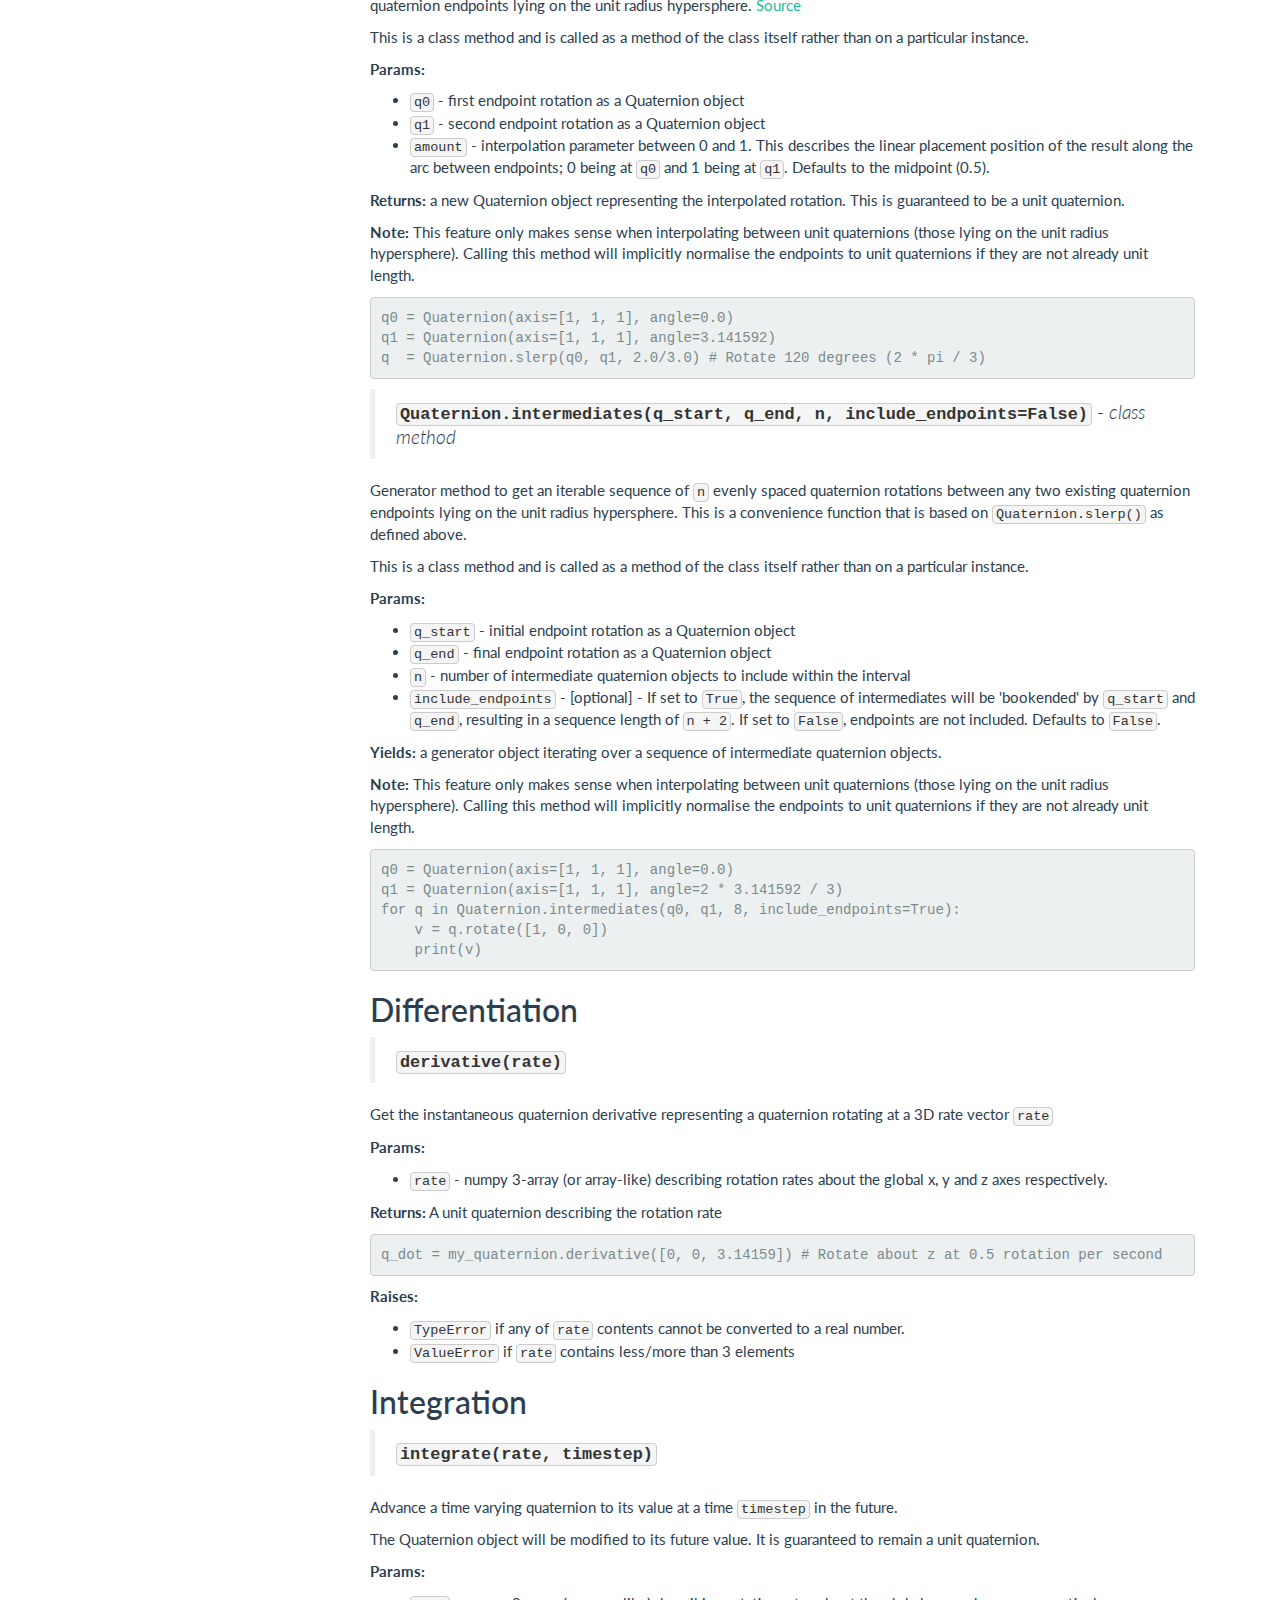
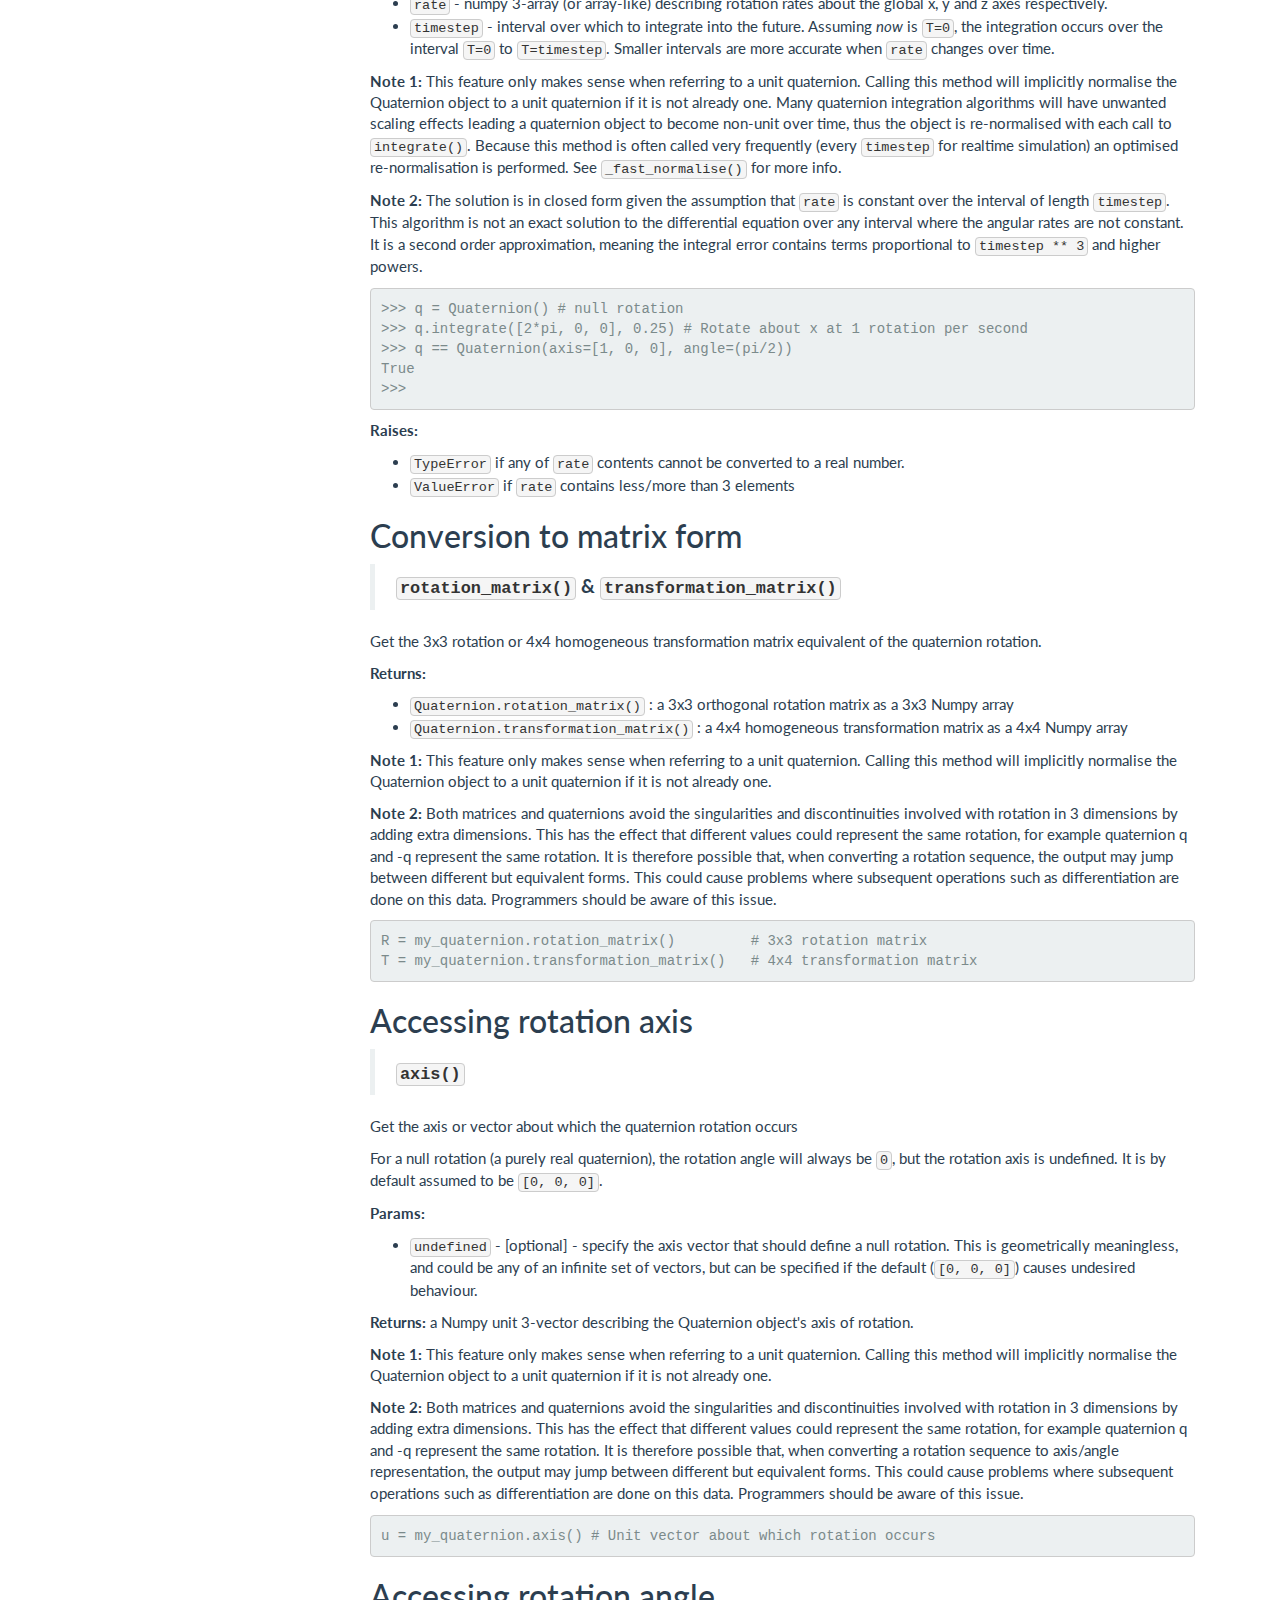
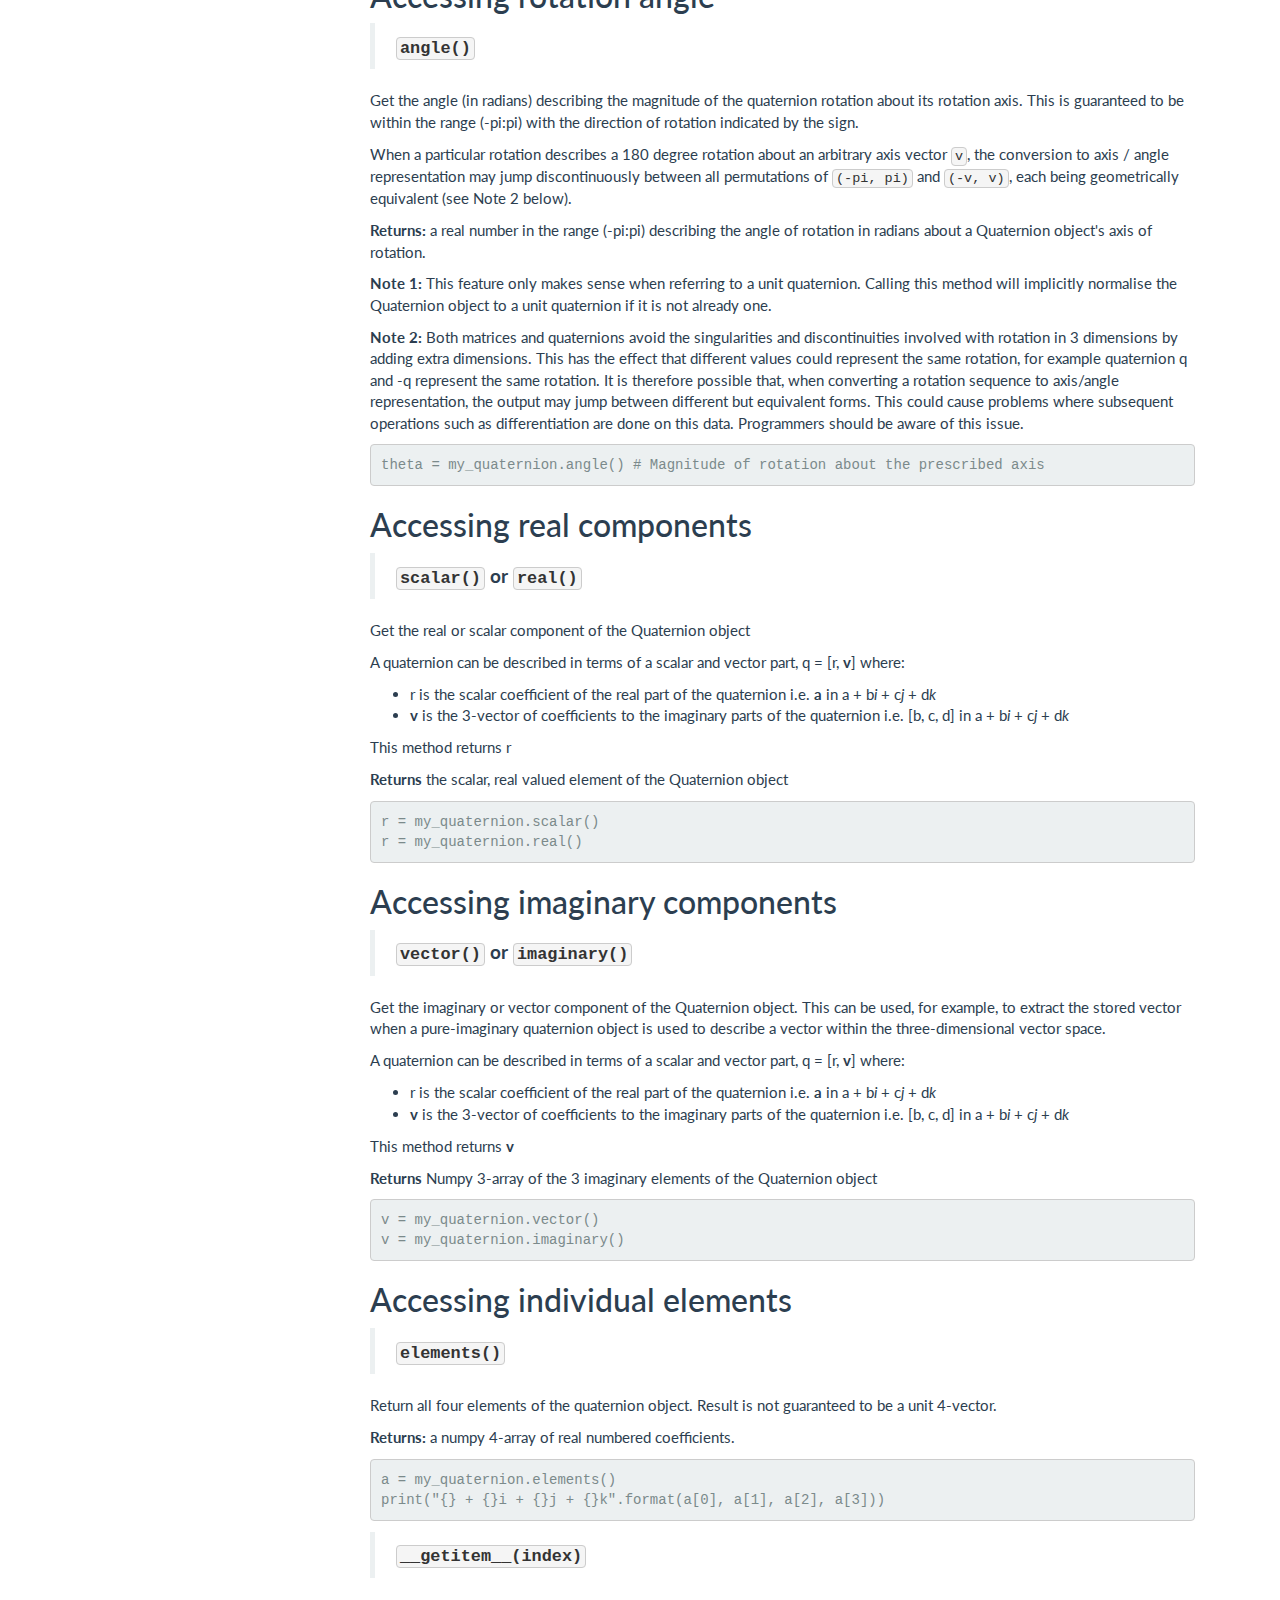
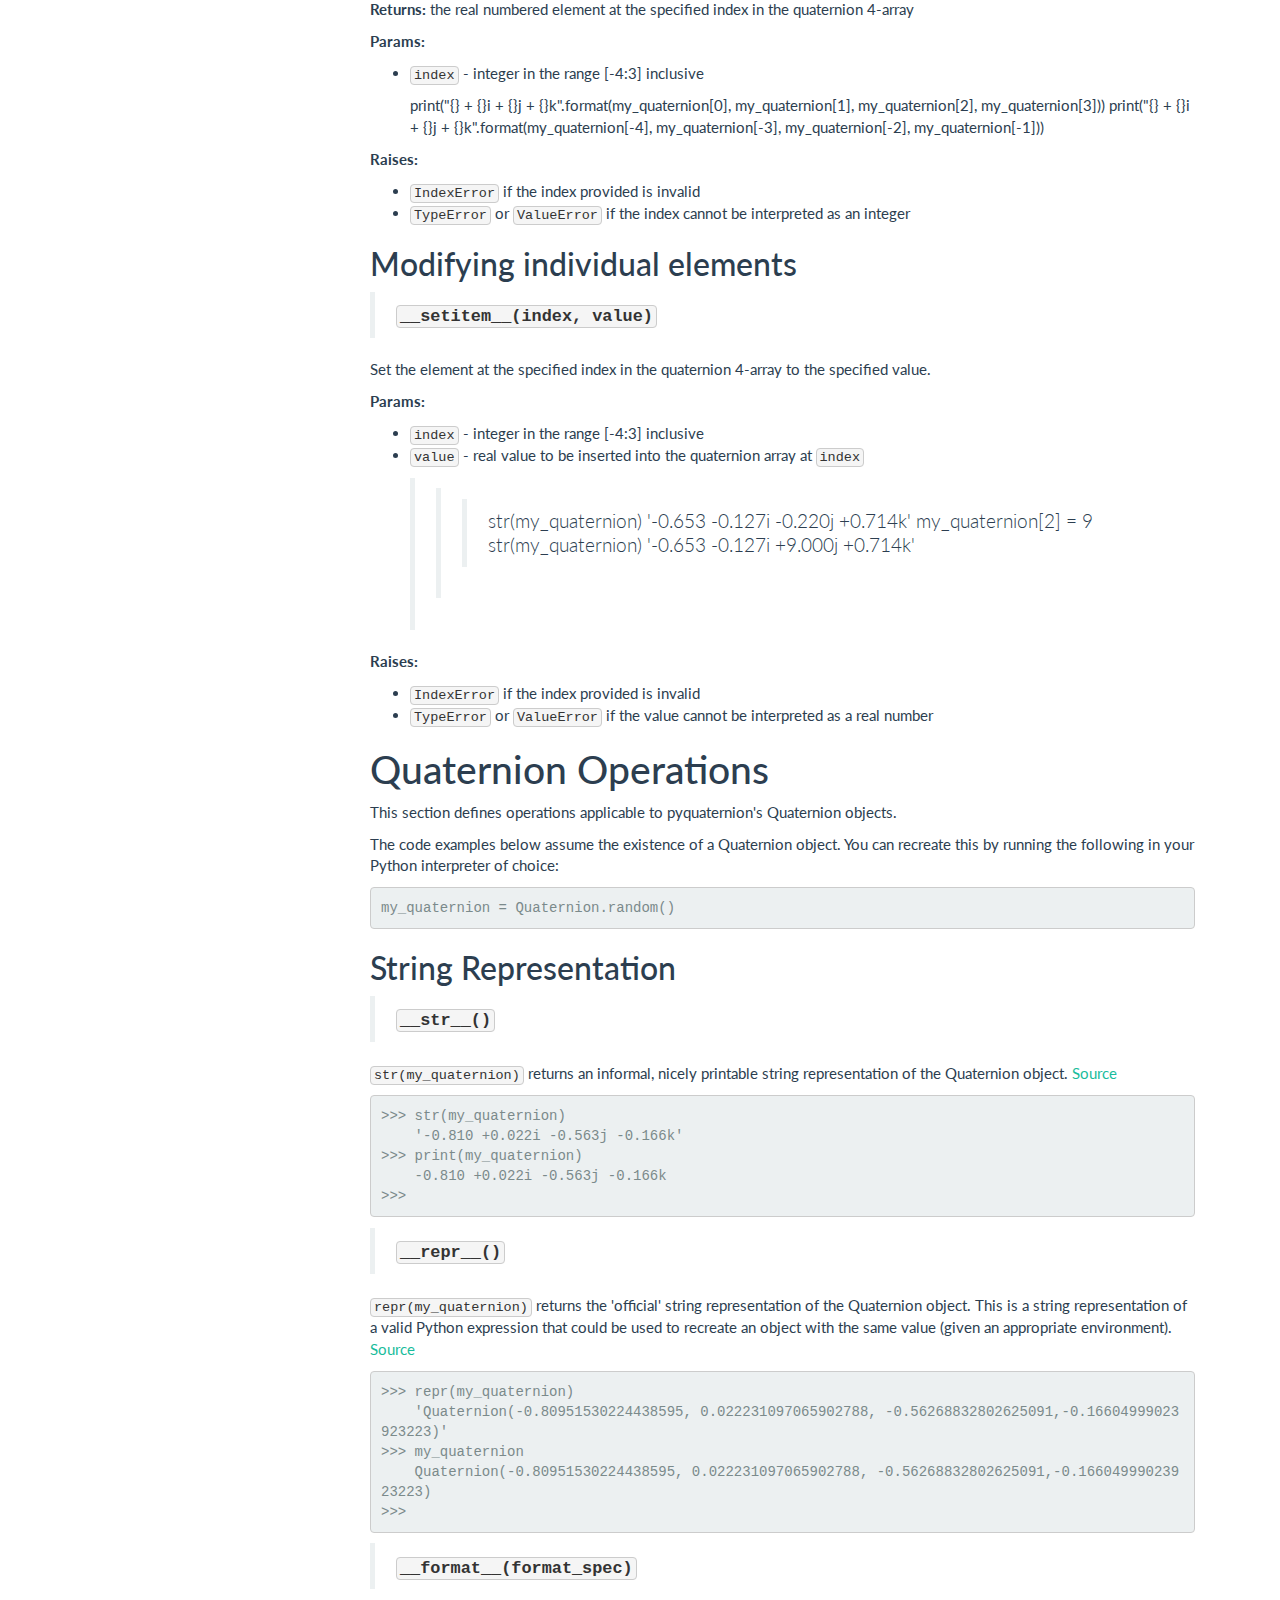
<file: pyquaternion/index.html>
<!DOCTYPE html>
<html lang="en">
    <head>
        <meta charset="utf-8">
        <meta http-equiv="X-UA-Compatible" content="IE=edge">
        <meta name="viewport" content="width=device-width, initial-scale=1.0">
        
        <meta name="author" content="Kieran Wynn">
        <link rel="canonical" href="http://kieranwynn.github.io/pyquaternion/pyquaternion/">
        <link rel="shortcut icon" href="../img/favicon.ico">

        <title>Home - pyquaternion</title>

        <link href="../css/bootstrap-custom.min.css" rel="stylesheet">
        <link href="../css/font-awesome-4.0.3.css" rel="stylesheet">
        <link href="../css/prettify-1.0.css" rel="stylesheet">
        <link href="../css/base.css" rel="stylesheet">

        <!-- HTML5 shim and Respond.js IE8 support of HTML5 elements and media queries -->
        <!--[if lt IE 9]>
            <script src="https://oss.maxcdn.com/libs/html5shiv/3.7.0/html5shiv.js"></script>
            <script src="https://oss.maxcdn.com/libs/respond.js/1.3.0/respond.min.js"></script>
        <![endif]-->
    </head>

    <body>

        <div class="navbar navbar-default navbar-fixed-top" role="navigation">
    <div class="container">

        <!-- Collapsed navigation -->
        <div class="navbar-header">
            <!-- Expander button -->
            <button type="button" class="navbar-toggle" data-toggle="collapse" data-target=".navbar-collapse">
                <span class="sr-only">Toggle navigation</span>
                <span class="icon-bar"></span>
                <span class="icon-bar"></span>
                <span class="icon-bar"></span>
            </button>

            <!-- Main title -->
            <a class="navbar-brand" href=".">pyquaternion</a>
        </div>

        <!-- Expanded navigation -->
        <div class="navbar-collapse collapse">
            <!-- Main navigation -->
            <ul class="nav navbar-nav">
            
            
                <li class="active">
                    <a href=".">Home</a>
                </li>
            
            
            </ul>

            <!-- Search, Navigation and Repo links -->
            <ul class="nav navbar-nav navbar-right">
                
                <li class="disabled">
                    <a rel="next" >
                        <i class="fa fa-arrow-left"></i> Previous
                    </a>
                </li>
                <li class="disabled">
                    <a rel="prev" >
                        Next <i class="fa fa-arrow-right"></i>
                    </a>
                </li>
                
                <li>
                    <a href="https://github.com/KieranWynn/pyquaternion">
                        
                            <i class="fa fa-github"></i>
                        
                        GitHub
                    </a>
                </li>
                
            </ul>
        </div>
    </div>
</div>

        <div class="container">
            <div class="col-md-3"><div class="bs-sidebar hidden-print affix well" role="complementary">
    <ul class="nav bs-sidenav">
    
        <li class="main active"><a href="#welcome">Welcome</a></li>
        
    
        <li class="main "><a href="#dependencies">Dependencies</a></li>
        
    
        <li class="main "><a href="#getting-started">Getting started</a></li>
        
    
        <li class="main "><a href="#object-initialisation">Object Initialisation</a></li>
        
            <li><a href="#default">Default</a></li>
        
            <li><a href="#copy">Copy</a></li>
        
            <li><a href="#random">Random</a></li>
        
            <li><a href="#from-scalar">From scalar</a></li>
        
            <li><a href="#from-elements">From elements</a></li>
        
            <li><a href="#from-a-numpy-array">From a numpy array</a></li>
        
            <li><a href="#from-a-sequence">From a sequence</a></li>
        
            <li><a href="#using-named-parameters">Using named parameters:</a></li>
        
    
        <li class="main "><a href="#quaternion-features">Quaternion Features</a></li>
        
            <li><a href="#norm">Norm</a></li>
        
            <li><a href="#inversion">Inversion</a></li>
        
            <li><a href="#conjugation">Conjugation</a></li>
        
            <li><a href="#normalisation">Normalisation</a></li>
        
            <li><a href="#rotation">Rotation</a></li>
        
            <li><a href="#interpolation">Interpolation</a></li>
        
            <li><a href="#differentiation">Differentiation</a></li>
        
            <li><a href="#integration">Integration</a></li>
        
            <li><a href="#conversion-to-matrix-form">Conversion to matrix form</a></li>
        
            <li><a href="#accessing-rotation-axis">Accessing rotation axis</a></li>
        
            <li><a href="#accessing-rotation-angle">Accessing rotation angle</a></li>
        
            <li><a href="#accessing-real-components">Accessing real components</a></li>
        
            <li><a href="#accessing-imaginary-components">Accessing imaginary components</a></li>
        
            <li><a href="#accessing-individual-elements">Accessing individual elements</a></li>
        
            <li><a href="#modifying-individual-elements">Modifying individual elements</a></li>
        
    
        <li class="main "><a href="#quaternion-operations">Quaternion Operations</a></li>
        
            <li><a href="#string-representation">String Representation</a></li>
        
            <li><a href="#bool">Bool</a></li>
        
            <li><a href="#equality">Equality</a></li>
        
            <li><a href="#negation">Negation</a></li>
        
            <li><a href="#addition">Addition</a></li>
        
            <li><a href="#subtraction">Subtraction</a></li>
        
            <li><a href="#multiplication">Multiplication</a></li>
        
            <li><a href="#division">Division</a></li>
        
            <li><a href="#exponentiation">Exponentiation</a></li>
        
    
    </ul>
</div></div>
            <div class="col-md-9" role="main">

<h1 id="welcome">Welcome</h1>
<p>Welcome! pyquaternion is a full-featured Python module for representing and using quaternions.</p>
<p>The following should get you up and running with pyquaternion in no time.</p>
<p><a name="dependencies"></a></p>
<h1 id="dependencies">Dependencies</h1>
<p>pyquaternion has been tested to work correctly on Python 2.7x and Python 3x. Compatibility outside of these versions is not guaranteed. If you really need support for other versions, feel free to fork the project on <a href="https://github.com/KieranWynn/pyquaternion">Github</a> and make the necessary modifications.</p>
<p>pyquaternion requires <a href="http://www.numpy.org">Numpy</a> for the representation of arrays and matrices. Chances are if you're needing quaternions, you've been dealing with numerical computation already and you have it installed. If so, great, ignore the rest of this section. If not, read on!</p>
<p>Numpy is a core element of the <a href="http://www.scipy.org/about.html">SciPy</a> package, which also contains a number of useful scientific computing and visualisation tools. If you will be using these (e.g. plotting 3D vectors with <a href="http://matplotlib.org">Matplotlib</a>), you might want to look into <a href="http://www.scipy.org/install.html">installing the whole SciPy stack</a>, however, SciPy is not required in its entirety for pyquaternion. If you just want the important bit, proceed as follows:</p>
<p>Numpy can easily be installed as a standalone with python's package manager, pip. Pip comes included with recent versions of Python (2.7.9+ and 3.4+), but if you need it, follow the instructions <a href="https://pip.pypa.io/en/latest/installing.html#install-pip">here</a>. 
Once you have pip installed, simply do:</p>
<pre><code>$ pip install numpy
</code></pre>
<blockquote>
<p>Note: If you're using Python3, your pip command may be </p>
</blockquote>
<pre><code>$ pip3 install numpy
</code></pre>
<p><a name="getting_started"></a></p>
<h1 id="getting-started">Getting started</h1>
<p>The following aims to familiarize you with the basic functionality of quaternions in pyquaternion. It provides an entry point and a quick orientation (no pun intended) for those who want get stuck straight in. More comprehensive feature summaries can be found in the <a href="#Quaternion Features">features</a> and <a href="#Quaternion Operations">operations</a> documentation.</p>
<p>If you want to learn more about quaternions and how they apply to certain problems, you can read about quaternions <a href="http://en.wikipedia.org/wiki/Quaternion">here</a>, and their application to rotations <a href="http://en.wikipedia.org/wiki/Quaternions_and_spatial_rotation">here</a>.</p>
<p>To start, you will need to import the <em>Quaternion</em> object from the <em>pyquaternion</em> module:</p>
<pre><code>&gt;&gt;&gt; from pyquaternion import Quaternion
</code></pre>
<blockquote>
<p>Note: if this gives you an error, you may be missing a dependency. See the <a href="#Dependencies">dependencies</a> section for how to install them.</p>
</blockquote>
<p>Next, create a Quaternion object to describe your desired rotation:</p>
<pre><code>&gt;&gt;&gt; my_quaternion = Quaternion(axis=[1, 0, 0], angle=3.14159265)
</code></pre>
<blockquote>
<p>Note: There are many ways to create a Quaternion object. See the <a href="#Object Initialisation">initialisation</a> section for a complete guide.</p>
</blockquote>
<p>Now you can do a bunch of useful things with your new quaternion object. Let's try rotating a vector:</p>
<pre><code>&gt;&gt;&gt; import numpy
&gt;&gt;&gt; numpy.set_printoptions(suppress=True) # Suppress insignificant values for clarity
&gt;&gt;&gt; v = numpy.array([0., 0., 1.]) # Unit vector in the +z direction
&gt;&gt;&gt; v_prime = my_quaternion.rotate(q)
&gt;&gt;&gt; v_prime
    array([ 0., 0., -1.])
&gt;&gt;&gt;
</code></pre>
<p>A cool feature of quaternions is that they can be intuitively chained together to form a composite rotation from a sequence of discrete rotations:</p>
<pre><code>&gt;&gt;&gt; q1 = Quaternion(axis=[1, 0, 0], angle=3.14159265) # Rotate 180 about X
&gt;&gt;&gt; q2 = Quaternion(axis=[0, 1, 0], angle=3.14159265 / 2) # Rotate 90 about Y
&gt;&gt;&gt; q3 = q1 * q2 # Composite rotation of q1 then q2 expressed as standard multiplication
&gt;&gt;&gt; v_prime = q3.rotate(v)
&gt;&gt;&gt; v_prime
    array([ 1., 0., 0.])
&gt;&gt;&gt;
</code></pre>
<p>Quaternions are used extensively in animation to describe smooth transitions between known orientations. This is known as interpolation. This is an example of an area where quaternions are preferred to rotation matrices as smooth interpolation is not possible with the latter. Here's quaternion interpolation in action:</p>
<pre><code>&gt;&gt;&gt; import numpy
&gt;&gt;&gt; numpy.set_printoptions(suppress=True) # Suppress insignificant values for clarity
&gt;&gt;&gt; v = numpy.array([0., 0., 1.]) # Unit vector in the +z direction
&gt;&gt;&gt; q0 = Quaternion(axis=[1, 1, 1], angle=0.0) # Rotate 0 about x=y=z
&gt;&gt;&gt; q1 = Quaternion(axis=[1, 1, 1], angle=2 * 3.14159265 / 3) # Rotate 120 about x=y=z
&gt;&gt;&gt; for q in Quaternion.intermediates(q0, q1, 8, include_endpoints=True):
...     v_prime = q.rotate(v)
...     print(v_prime)
... 
[ 0.  0.  1.]
[ 0.14213118 -0.12416109  0.98202991]
[ 0.29457011 -0.22365854  0.92908843]
[ 0.44909878 -0.29312841  0.84402963]
[ 0.59738651 -0.32882557  0.73143906]
[ 0.73143906 -0.32882557  0.59738651]
[ 0.84402963 -0.29312841  0.44909879]
[ 0.92908843 -0.22365854  0.29457012]
[ 0.98202991 -0.12416109  0.14213118]
[ 1. 0.  0.]
</code></pre>
<p>In the code above, the expression <code>Quaternion.intermediates(q0, q1, 8, include_endpoints=True)</code> returns an iterator over a sequence of Quaternion objects describing a set of 10 (8 + 2) rotations between <code>q0</code> and <code>q1</code>. The printed output is then the path of the point originally at [0, 0, 1] as it is rotated through 120 degrees about x=y=z to end up at [1, 0, 0].
This could easily be plugged into a visualisation framework to show smooth animated rotation sequences. Read the full documentation on interpolation features <a href="#Interpolation">here</a>.</p>
<p>For a full demonstration of 3D interpolation and animation, run the <code>demo.py</code> script included in the pyquaternion package. This will require some elements of the full <a href="http://www.scipy.org/about.html">SciPy</a> package that are not required for pyquaternion itself.</p>
<h1 id="object-initialisation">Object Initialisation</h1>
<p>A Quaternion object can be created in the following ways:</p>
<h2 id="default">Default</h2>
<blockquote>
<p><strong><code>Quaternion()</code></strong></p>
</blockquote>
<p>Creates a unit quaternion <code>1 + 0i + 0j + 0k</code>: the quaternion representation of the real number 1.0.</p>
<pre><code>q1 = Quaternion()
</code></pre>
<p>For the purposes of rotation, this is a null quaternion (has no effect on the rotated vector).
For the purposes of quaternion multiplication, this is a unit quaternion (has no effect when multiplying)</p>
<h2 id="copy">Copy</h2>
<blockquote>
<p><strong><code>Quaternion(other)</code></strong></p>
</blockquote>
<p>Clone another quaternion object</p>
<p><strong>Params:</strong></p>
<ul>
<li>
<p><code>other</code> must be another Quaternion instance.</p>
<p>q2 = Quaternion(q1)</p>
</li>
</ul>
<p><strong>Raises:</strong> <code>TypeError</code> if the provided object is not an instance of Quaternion, or any valid positional argument as outlined below.</p>
<h2 id="random">Random</h2>
<blockquote>
<p><strong><code>Quaternion.random()</code></strong></p>
</blockquote>
<p>Create a random quaternion that describes a rotation randomly chosen from a uniform distribution across the rotation space. <a href="http://planning.cs.uiuc.edu/node198.html">Source</a>.</p>
<p>This is a class method and is called as a method of the class itself rather than on a particular instance.</p>
<pre><code>q3 = Quaternion.random() # called as a class method
</code></pre>
<h2 id="from-scalar">From scalar</h2>
<blockquote>
<p><strong><code>Quaternion(scalar)</code></strong></p>
</blockquote>
<p>Create the quaternion representation of a scalar (single real number) value.</p>
<p><strong>Params:</strong></p>
<ul>
<li><code>scalar</code> can be a real number, or a string representing a real number.</li>
</ul>
<p>The imaginary part of the resulting quaternion will always be <code>0i + 0j + 0k</code>.</p>
<pre><code>q4 = Quaternion(4.7349)
q4 = Quaternion(-3)
q4 = Quaternion("4.7349")
q4 = Quaternion("98")
</code></pre>
<p><strong>Raises:</strong> </p>
<ul>
<li><code>TypeError</code> if the provided value cannot be converted to a real number.</li>
<li><code>ValueError</code> if a provided string cannot be interpreted as a real number.</li>
</ul>
<h2 id="from-elements">From elements</h2>
<blockquote>
<p><strong><code>Quaternion(w, x, y, z)</code></strong></p>
</blockquote>
<p>Create a quaternion by specifying 4 real-numbered scalar elements.</p>
<p><strong>Params:</strong></p>
<ul>
<li>
<p><code>w, x, y, z</code> can be real numbers, strings representing real numbers, or a mixture of both.</p>
<p>q5 = Quaternion(1, 1, 0, 0)
q5 = Quaternion("1.0", "0", ""0.347"", "0.0")
q5 = Quaternion("1.76", 0, 0, 0)</p>
</li>
</ul>
<p><strong>Raises:</strong> </p>
<ul>
<li><code>TypeError</code> if any of the provided values cannot be converted to a real number.</li>
<li><code>ValueError</code> if any of the provided strings cannot be interpreted as a real number.</li>
</ul>
<h2 id="from-a-numpy-array">From a numpy array</h2>
<blockquote>
<p><strong><code>Quaternion(array)</code></strong></p>
</blockquote>
<p>Create a quaternion from the elements of a 4-element Numpy array</p>
<p><strong>Params:</strong></p>
<ul>
<li><code>array</code> must be a 4-element numpy array containing real valued elements.</li>
</ul>
<p>The elements <code>[a, b, c, d]</code> of the array correspond the the real, and each imaginary component respectively in the order <code>a + bi + cj + dk</code>.</p>
<pre><code>q6 = Quaternion(numpy.array([a, b, c, d]))
</code></pre>
<p><strong>Raises:</strong> </p>
<ul>
<li><code>TypeError</code> if any of the array contents cannot be converted to a real number.</li>
<li><code>ValueError</code> if the array contains less/more than 4 elements</li>
</ul>
<h2 id="from-a-sequence">From a sequence</h2>
<blockquote>
<p><strong><code>Quaternion(seq)</code></strong></p>
</blockquote>
<p>Create a quaternion object from an ordered sequence containing 4 real valued scalar elements</p>
<p><strong>Params:</strong></p>
<ul>
<li><code>seq</code> can be a list, a tuple, a generator or any iterable sequence containing 4 values, each convertible to a real number.</li>
</ul>
<p>The sequential elements <code>a, b, c, d</code> of the sequence correspond the the real, and each imaginary component respectively in the order <code>a + bi + cj + dk</code>.</p>
<pre><code>q7 = Quaternion((a, b, c, d)) // from 4-tuple
q7 = Quaternion([a, b, c, d]) // from list of 4
</code></pre>
<p><strong>Raises:</strong> </p>
<ul>
<li><code>TypeError</code>  if any of the sequence contents cannot be converted to a real number.</li>
<li><code>ValueError</code> if the sequence contains less/more than 4 elements</li>
</ul>
<h2 id="using-named-parameters">Using named parameters:</h2>
<h3 id="explicitly-by-element">Explicitly by element</h3>
<blockquote>
<p><strong><code>Quaternion(a=w, b=x, c=y, d=z)</code></strong></p>
</blockquote>
<p>Specify each element, using any sequence of ordered labels</p>
<p><strong>Params:</strong></p>
<ul>
<li>
<p><code>a=w, b=x, c=y, d=z</code> can be real numbers, strings representing real numbers, or a mixture of both.</p>
<p>q8a = Quaternion(a=1.0, b=0.0, c=0.0, d=0.0)
q8a = Quaternion(w=1.0, x=0.0, y=0.0, z=0.0)
q8a = Quaternion(a=1.0, i=0.0, j=0.0, k=0.0)
q8a = Quaternion(q1=1.0, q2=0.0, q3=0.0, q4=0.0)</p>
</li>
</ul>
<p><strong>Rasises:</strong> Exception behaviour is the same as initialisation by element as described above.</p>
<h3 id="explicitly-by-component">Explicitly by component</h3>
<blockquote>
<p><strong><code>Quaternion(scalar=s, vector=v)</code> or <code>Quaternion(real=r, imaginary=i)</code></strong></p>
</blockquote>
<p>Specify the scalar (real) and vector (imaginary) parts of the desired quaternion.</p>
<p><strong>Params:</strong></p>
<ul>
<li><code>scalar=s</code> or <code>real=r</code> can be a real number, or a string representing a real number.</li>
<li><code>vector=v</code> or <code>imaginary=i</code> can be a sequence or numpy array containing 3 real numbers.</li>
</ul>
<p>Either component (but not both) may be absent, <code>None</code> or empty, and will be assumed to be zero in that case.</p>
<pre><code>q8b = Quaternion(scalar=1.0, vector=(0.0, 0.0, 0.0)) // Using 3-tuple
q8b = Quaternion(scalar=None, vector=[1.0, 0.0, 0.0]) // Using list
q8b = Quaternion(vector=numpy.array([1.0, 0.0, 0.0])) // Using Numpy 3-array

q8b = Quaternion(real=1.0, imaginary=(0.0, 0.0, 0.0)) // Using 3-tuple
q8b = Quaternion(real=None, imaginary=[1.0, 0.0, 0.0]) // Using list
q8b = Quaternion(imaginary=numpy.array([1.0, 0.0, 0.0])) // Using Numpy 3-array
</code></pre>
<p><strong>Raises:</strong> <code>ValueError</code> if the <code>vector</code> or <code>imaginary</code> component contains less/more than 3 elements</p>
<h3 id="explicitly-by-rotation-parameters">Explicitly by rotation parameters</h3>
<blockquote>
<p><strong><code>Quaternion(axis=ax, angle=theta)</code></strong></p>
</blockquote>
<p>Specify the angle (in radians) for a rotation about an axis vector [x, y, z] to be described by the quaternion object.</p>
<p><strong>Params</strong>
<em> <code>angle=theta</code> can be a real number, or a string representing a real number.
</em> <code>axis=ax</code> can be a sequence or numpy array containing 3 real numbers. It can have any magnitude except <code>0</code>.</p>
<p>Both <code>axis</code> and <code>angle</code> must be provided to describe a meaningful rotation.</p>
<pre><code>q8c = Quaternion(angle=math.pi/2, axis=(1.0, 0.0, 0.0)) // Using 3-tuple
q8c = Quaternion(angle=math.pi/2, axis=[1.0, 0.0, 0.0]) // Using list
q8c = Quaternion(angle=math.pi/2, axis=numpy.array([1.0, 0.0, 0.0])) // Using Numpy 3-array
</code></pre>
<p><strong>Raises:</strong></p>
<ul>
<li><code>ValueError</code> if either <code>angle</code> or <code>axis</code> is missing</li>
<li><code>ValueError</code> if <code>axis</code> contains less/more than 3 elements  </li>
<li><code>ZeroDivisionError</code> if <code>axis</code> has 0 length.</li>
</ul>
<h3 id="explicitly-by-rotation-or-transformation-matrix">Explicitly by rotation or transformation matrix</h3>
<blockquote>
<p><strong><code>Quaternion(matrix=R)</code> or <code>Quaternion(matrix=T)</code></strong></p>
</blockquote>
<p>Specify the 3x3 rotation matrix (<code>R</code>) or 4x4 transformation matrix (<code>T</code>) from which the quaternion's rotation should be created. </p>
<p><strong>Params:</strong></p>
<ul>
<li><code>matrix=R</code> can be a 3x3 numpy array or matrix</li>
<li><code>matrix=T</code> can be a 4x4 numpy array or matrix. In this case, the translation part will be ignored, and only the rotational component of the matrix will be encoded within the quaternion. </li>
</ul>
<p><strong>Important:</strong> The rotation component of the provided matrix must be a pure rotation i.e. <a href="http://mathworld.wolfram.com/SpecialOrthogonalMatrix.html">special orthogonal</a>.</p>
<pre><code>rotation = numpy.eye(3)
transformation = numpy.eye(4)
q8d = Quaternion(matrix=rotation) // Using 3x3 rotation matrix
q8d = Quaternion(matrix=transformation) // Using 4x4 transformation matrix
</code></pre>
<p>This code uses a modification of the algorithm described in <a href="https://d3cw3dd2w32x2b.cloudfront.net/wp-content/uploads/2015/01/matrix-to-quat.pdf">Converting a Rotation Matrix to a Quaternion</a>, which is itself based on the method described <a href="http://www.euclideanspace.com/maths/geometry/rotations/conversions/matrixToQuaternion/">here</a>.</p>
<p><strong>Note:</strong> Both matrices and quaternions avoid the singularities and discontinuities involved with rotation in 3 dimensions by adding extra dimensions. This has the effect that different values could represent the same rotation, for example quaternion q and -q represent the same rotation. It is therefore possible that, when converting a rotation sequence, the output may jump between these equivalent forms. This could cause problems where subsequent operations such as differentiation are done on this data. Programmers should be aware of this issue.</p>
<p><strong>Raises:</strong> </p>
<ul>
<li><code>ValueError</code> if the matrix is not 3x3 or 4x4 or if the matrix is not special orthogonal.</li>
<li><code>TypeError</code> if the matrix is of the wrong type</li>
</ul>
<h3 id="explicitly-by-a-numpy-array">Explicitly by a numpy array</h3>
<blockquote>
<p><strong><code>Quaternion(array=a)</code></strong></p>
</blockquote>
<p>Specify a numpy 4-array of quaternion elements to be assigned directly to the internal vector representation of the quaternion object.</p>
<p>This is more direct, and may be faster than feeding a numpy array as a positional argument to the initialiser.</p>
<p><strong>Params:</strong></p>
<ul>
<li><code>array=a</code> must be a 4-element numpy array containing real valued elements.</li>
</ul>
<p>The elements <code>[a, b, c, d]</code> of the array correspond the the real, and each imaginary component respectively in the order <code>a + bi + cj + dk</code>.</p>
<pre><code>q8e = Quaternion(array=numpy.array([1.0, 0.0, 0.0, 0.0]))
</code></pre>
<p><strong>Raises:</strong> <code>ValueError</code> if the array vector contains less/more than 4 elements</p>
<h1 id="quaternion-features">Quaternion Features</h1>
<p>This section defines features available for pyquaternion's Quaternion objects</p>
<p>The code examples below assume the existence of a Quaternion object. You can recreate this by running the following in your Python interpreter of choice:</p>
<pre><code>my_quaternion = Quaternion.random()
</code></pre>
<h2 id="norm">Norm</h2>
<blockquote>
<p><strong><code>norm()</code> or <code>magnitude()</code></strong></p>
</blockquote>
<p>L2 norm of the quaternion 4-vector </p>
<p>This should be 1.0 for a unit quaternion (versor)</p>
<p><strong>Returns:</strong> a scalar real number representing the square root of the sum of the squares of the elements of the quaternion.</p>
<pre><code>my_quaternion.norm()
my_quaternion.magnitude()
</code></pre>
<hr />
<blockquote>
<p><strong><code>is_unit(tolerance=1e-14)</code></strong></p>
</blockquote>
<p><strong>Params:</strong> </p>
<ul>
<li><code>tolerance</code> - [optional] - maximum absolute value by which the norm can differ from 1.0 for the object to be considered a unit quaternion. Defaults to <code>1e-14</code>.</li>
</ul>
<p><strong>Returns:</strong> <code>True</code> if the Quaternion object is of unit length to within the specified tolerance value. <code>False</code> otherwise.</p>
<h2 id="inversion">Inversion</h2>
<blockquote>
<p><strong><code>inverse()</code></strong></p>
</blockquote>
<p>Inverse of the quaternion object</p>
<p>For a unit quaternion, this is the inverse rotation, i.e. when combined with the original rotation, will result in the null rotation.</p>
<p><strong>Returns:</strong> a new Quaternion object representing the inverse of this object</p>
<pre><code>inv_quaternion = my_quaternion.inverse()
</code></pre>
<h2 id="conjugation">Conjugation</h2>
<blockquote>
<p><strong><code>conjugate()</code></strong></p>
</blockquote>
<p>Quaternion conjugate</p>
<p>For a unit quaternion, this is the same as the inverse.</p>
<p><strong>Returns:</strong> a new Quaternion object clone with its vector part negated</p>
<pre><code>conj_quaternion = my_quaternion.conjugate()
</code></pre>
<h2 id="normalisation">Normalisation</h2>
<blockquote>
<p><strong><code>normalised()</code> or <code>unit()</code></strong></p>
</blockquote>
<p>Get a unit quaternion (versor) copy of this Quaternion object.</p>
<p>A unit quaternion has a <code>norm()</code> of 1.0</p>
<p><strong>Note:</strong> A Quaternion representing zero i.e. <code>Quaternion(0, 0, 0, 0)</code> cannot be normalised. In this case, the returned object will remain zero.</p>
<p><strong>Returns:</strong> a new Quaternion object clone that is guaranteed to be a unit quaternion <em>unless</em> the original object was zero, in which case the norm will remain zero.</p>
<pre><code>unit_quaternion = my_quaternion.normalise()
unit_quaternion = my_quaternion.unit()
</code></pre>
<h2 id="rotation">Rotation</h2>
<blockquote>
<p><strong><code>rotate(vector)</code></strong></p>
</blockquote>
<p>Rotate a 3D vector by the rotation stored in the Quaternion object</p>
<p><strong>Params:</strong></p>
<ul>
<li><code>vector</code> - a 3-vector specified as any ordered sequence of 3 real numbers corresponding to x, y, and z values. Some types that are recognised are: numpy arrays, lists and tuples. A 3-vector can also be represented by a Quaternion object who's scalar part is 0 and vector part is the required 3-vector. Thus it is possible to call <code>Quaternion.rotate(q)</code> with another quaternion object as an input.</li>
</ul>
<p><strong>Returns:</strong> the rotated vector returned as the same type it was specified at input.</p>
<pre><code>rotated_tuple       = my_quaternion.rotate((1, 0, 0)) # Returns a tuple
rotated_list        = my_quaternion.rotate([1.0, 0.0, 0.0]) # Returns a list
rotated_array       = my_quaternion.rotate(numpy.array([1.0, 0.0, 0.0])) # Returns a Numpy 3-array
rotated_quaternion  = my_quaternion.rotate(Quaternion(vector=[1, 0, 0])) # Returns a Quaternion object
</code></pre>
<p><strong>Raises:</strong></p>
<ul>
<li><code>TypeError</code> if any of the vector elements cannot be converted to a real number.</li>
<li><code>ValueError</code> if <code>vector</code> cannot be interpreted as a 3-vector or a Quaternion object.</li>
</ul>
<h2 id="interpolation">Interpolation</h2>
<blockquote>
<p><strong><code>Quaternion.slerp(q0, q1, amount=0.5)</code></strong> - <em>class method</em></p>
</blockquote>
<p>Find a valid quaternion rotation at a specified distance along the minor arc of a great circle passing through any two existing quaternion endpoints lying on the unit radius hypersphere. <a href="http://en.wikipedia.org/wiki/Slerp#Quaternion_Slerp">Source</a></p>
<p>This is a class method and is called as a method of the class itself rather than on a particular instance.</p>
<p><strong>Params:</strong></p>
<ul>
<li><code>q0</code> - first endpoint rotation as a Quaternion object</li>
<li><code>q1</code> - second endpoint rotation as a Quaternion object</li>
<li><code>amount</code> - interpolation parameter between 0 and 1. This describes the linear placement position of the result along the arc between endpoints; 0 being at <code>q0</code> and 1 being at <code>q1</code>. Defaults to the midpoint (0.5).</li>
</ul>
<p><strong>Returns:</strong>
a new Quaternion object representing the interpolated rotation. This is guaranteed to be a unit quaternion.</p>
<p><strong>Note:</strong> This feature only makes sense when interpolating between unit quaternions (those lying on the unit radius hypersphere). Calling this method will implicitly normalise the endpoints to unit quaternions if they are not already unit length.</p>
<pre><code>q0 = Quaternion(axis=[1, 1, 1], angle=0.0)
q1 = Quaternion(axis=[1, 1, 1], angle=3.141592)
q  = Quaternion.slerp(q0, q1, 2.0/3.0) # Rotate 120 degrees (2 * pi / 3)
</code></pre>
<blockquote>
<p><strong><code>Quaternion.intermediates(q_start, q_end, n, include_endpoints=False)</code></strong> - <em>class method</em></p>
</blockquote>
<p>Generator method to get an iterable sequence of <code>n</code> evenly spaced quaternion rotations between any two existing quaternion endpoints lying on the unit radius hypersphere. This is a convenience function that is based on <code>Quaternion.slerp()</code> as defined above.</p>
<p>This is a class method and is called as a method of the class itself rather than on a particular instance.</p>
<p><strong>Params:</strong></p>
<ul>
<li><code>q_start</code> - initial endpoint rotation as a Quaternion object</li>
<li><code>q_end</code> - final endpoint rotation as a Quaternion object</li>
<li><code>n</code> - number of intermediate quaternion objects to include within the interval</li>
<li><code>include_endpoints</code> - [optional] - If set to <code>True</code>, the sequence of intermediates will be 'bookended' by <code>q_start</code> and <code>q_end</code>, resulting in a sequence length of <code>n + 2</code>. If set to <code>False</code>, endpoints are not included. Defaults to <code>False</code>.</li>
</ul>
<p><strong>Yields:</strong> 
a generator object iterating over a sequence of intermediate quaternion objects.</p>
<p><strong>Note:</strong> This feature only makes sense when interpolating between unit quaternions (those lying on the unit radius hypersphere). Calling this method will implicitly normalise the endpoints to unit quaternions if they are not already unit length.</p>
<pre><code>q0 = Quaternion(axis=[1, 1, 1], angle=0.0)
q1 = Quaternion(axis=[1, 1, 1], angle=2 * 3.141592 / 3)
for q in Quaternion.intermediates(q0, q1, 8, include_endpoints=True):
    v = q.rotate([1, 0, 0])
    print(v)
</code></pre>
<h2 id="differentiation">Differentiation</h2>
<blockquote>
<p><strong><code>derivative(rate)</code></strong></p>
</blockquote>
<p>Get the instantaneous quaternion derivative representing a quaternion rotating at a 3D rate vector <code>rate</code></p>
<p><strong>Params:</strong></p>
<ul>
<li><code>rate</code> - numpy 3-array (or array-like) describing rotation rates about the global x, y and z axes respectively.</li>
</ul>
<p><strong>Returns:</strong> A unit quaternion describing the rotation rate</p>
<pre><code>q_dot = my_quaternion.derivative([0, 0, 3.14159]) # Rotate about z at 0.5 rotation per second
</code></pre>
<p><strong>Raises:</strong> </p>
<ul>
<li><code>TypeError</code>  if any of <code>rate</code> contents cannot be converted to a real number.</li>
<li><code>ValueError</code> if <code>rate</code> contains less/more than 3 elements</li>
</ul>
<h2 id="integration">Integration</h2>
<blockquote>
<p><strong><code>integrate(rate, timestep)</code></strong></p>
</blockquote>
<p>Advance a time varying quaternion to its value at a time <code>timestep</code> in the future.</p>
<p>The Quaternion object will be modified to its future value. It is guaranteed to remain a unit quaternion.</p>
<p><strong>Params:</strong></p>
<ul>
<li><code>rate</code> - numpy 3-array (or array-like) describing rotation rates about the global x, y and z axes respectively.</li>
<li><code>timestep</code> - interval over which to integrate into the future. Assuming <em>now</em> is <code>T=0</code>, the integration occurs over the interval <code>T=0</code> to <code>T=timestep</code>. Smaller intervals are more accurate when <code>rate</code> changes over time.</li>
</ul>
<p><strong>Note 1:</strong> This feature only makes sense when referring to a unit quaternion. Calling this method will implicitly normalise the Quaternion object to a unit quaternion if it is not already one. Many quaternion integration algorithms will have unwanted scaling effects leading a quaternion object to become non-unit over time, thus the object is re-normalised with each call to <code>integrate()</code>. Because this method is often called very frequently (every <code>timestep</code> for realtime simulation) an optimised re-normalisation is performed. See <code>_fast_normalise()</code> for more info.</p>
<p><strong>Note 2:</strong> The solution is in closed form given the assumption that <code>rate</code> is constant over the interval of length <code>timestep</code>. This algorithm is not an exact solution to the differential equation over any interval where the angular rates are not constant. It is a second order approximation, meaning the integral error contains terms proportional to <code>timestep ** 3</code> and higher powers.</p>
<pre><code>&gt;&gt;&gt; q = Quaternion() # null rotation
&gt;&gt;&gt; q.integrate([2*pi, 0, 0], 0.25) # Rotate about x at 1 rotation per second
&gt;&gt;&gt; q == Quaternion(axis=[1, 0, 0], angle=(pi/2))
True
&gt;&gt;&gt;
</code></pre>
<p><strong>Raises:</strong> </p>
<ul>
<li><code>TypeError</code>  if any of <code>rate</code> contents cannot be converted to a real number.</li>
<li><code>ValueError</code> if <code>rate</code> contains less/more than 3 elements</li>
</ul>
<h2 id="conversion-to-matrix-form">Conversion to matrix form</h2>
<blockquote>
<p><strong><code>rotation_matrix()</code> &amp; <code>transformation_matrix()</code></strong></p>
</blockquote>
<p>Get the 3x3 rotation or 4x4 homogeneous transformation matrix equivalent of the quaternion rotation.</p>
<p><strong>Returns:</strong></p>
<ul>
<li><code>Quaternion.rotation_matrix()</code> : a 3x3 orthogonal rotation matrix as a 3x3 Numpy array</li>
<li><code>Quaternion.transformation_matrix()</code> : a 4x4 homogeneous transformation matrix as a 4x4 Numpy array</li>
</ul>
<p><strong>Note 1:</strong> This feature only makes sense when referring to a unit quaternion. Calling this method will implicitly normalise the Quaternion object to a unit quaternion if it is not already one.</p>
<p><strong>Note 2:</strong> Both matrices and quaternions avoid the singularities and discontinuities involved with rotation in 3 dimensions by adding extra dimensions. This has the effect that different values could represent the same rotation, for example quaternion q and -q represent the same rotation. It is therefore possible that, when converting a rotation sequence, the output may jump between different but equivalent forms. This could cause problems where subsequent operations such as differentiation are done on this data. Programmers should be aware of this issue.</p>
<pre><code>R = my_quaternion.rotation_matrix()         # 3x3 rotation matrix
T = my_quaternion.transformation_matrix()   # 4x4 transformation matrix
</code></pre>
<h2 id="accessing-rotation-axis">Accessing rotation axis</h2>
<blockquote>
<p><strong><code>axis()</code></strong></p>
</blockquote>
<p>Get the axis or vector about which the quaternion rotation occurs</p>
<p>For a null rotation (a purely real quaternion), the rotation angle will always be <code>0</code>, but the rotation axis is undefined. It is by default assumed to be <code>[0, 0, 0]</code>.</p>
<p><strong>Params:</strong></p>
<ul>
<li><code>undefined</code> - [optional] - specify the axis vector that should define a null rotation. This is geometrically meaningless, and could be any of an infinite set of vectors, but can be specified if the default (<code>[0, 0, 0]</code>) causes undesired behaviour.</li>
</ul>
<p><strong>Returns:</strong> a Numpy unit 3-vector describing the Quaternion object's axis of rotation.</p>
<p><strong>Note 1:</strong> This feature only makes sense when referring to a unit quaternion. Calling this method will implicitly normalise the Quaternion object to a unit quaternion if it is not already one.</p>
<p><strong>Note 2:</strong> Both matrices and quaternions avoid the singularities and discontinuities involved with rotation in 3 dimensions by adding extra dimensions. This has the effect that different values could represent the same rotation, for example quaternion q and -q represent the same rotation. It is therefore possible that, when converting a rotation sequence to axis/angle representation, the output may jump between different but equivalent forms. This could cause problems where subsequent operations such as differentiation are done on this data. Programmers should be aware of this issue.</p>
<pre><code>u = my_quaternion.axis() # Unit vector about which rotation occurs
</code></pre>
<h2 id="accessing-rotation-angle">Accessing rotation angle</h2>
<blockquote>
<p><strong><code>angle()</code></strong></p>
</blockquote>
<p>Get the angle (in radians) describing the magnitude of the quaternion rotation about its rotation axis. This is guaranteed to be within the range (-pi:pi) with the direction of rotation indicated by the sign.</p>
<p>When a particular rotation describes a 180 degree rotation about an arbitrary axis vector <code>v</code>, the conversion to axis / angle representation may jump discontinuously between all permutations of <code>(-pi, pi)</code> and <code>(-v, v)</code>, each being geometrically equivalent (see Note 2 below).</p>
<p><strong>Returns:</strong> a real number in the range (-pi:pi) describing the angle of rotation in radians about a Quaternion object's axis of rotation. </p>
<p><strong>Note 1:</strong> This feature only makes sense when referring to a unit quaternion. Calling this method will implicitly normalise the Quaternion object to a unit quaternion if it is not already one.</p>
<p><strong>Note 2:</strong> Both matrices and quaternions avoid the singularities and discontinuities involved with rotation in 3 dimensions by adding extra dimensions. This has the effect that different values could represent the same rotation, for example quaternion q and -q represent the same rotation. It is therefore possible that, when converting a rotation sequence to axis/angle representation, the output may jump between different but equivalent forms. This could cause problems where subsequent operations such as differentiation are done on this data. Programmers should be aware of this issue.</p>
<pre><code>theta = my_quaternion.angle() # Magnitude of rotation about the prescribed axis
</code></pre>
<h2 id="accessing-real-components">Accessing real components</h2>
<blockquote>
<p><strong><code>scalar()</code> or <code>real()</code></strong></p>
</blockquote>
<p>Get the real or scalar component of the Quaternion object</p>
<p>A quaternion can be described in terms of a scalar and vector part, q = [r, <strong>v</strong>] where:</p>
<ul>
<li>r is the scalar coefficient of the real part of the quaternion i.e. <strong>a</strong> in a + b<em>i</em> + c<em>j</em> + d<em>k</em></li>
<li><strong>v</strong> is the 3-vector of coefficients to the imaginary parts of the quaternion i.e. [b, c, d] in a + b<em>i</em> + c<em>j</em> + d<em>k</em></li>
</ul>
<p>This method returns r</p>
<p><strong>Returns</strong> the scalar, real valued element of the Quaternion object</p>
<pre><code>r = my_quaternion.scalar()
r = my_quaternion.real()
</code></pre>
<h2 id="accessing-imaginary-components">Accessing imaginary components</h2>
<blockquote>
<p><strong><code>vector()</code> or <code>imaginary()</code></strong></p>
</blockquote>
<p>Get the imaginary or vector component of the Quaternion object. This can be used, for example, to extract the stored vector when a pure-imaginary quaternion object is used to describe a vector within the three-dimensional vector space.</p>
<p>A quaternion can be described in terms of a scalar and vector part, q = [r, <strong>v</strong>] where:</p>
<ul>
<li>r is the scalar coefficient of the real part of the quaternion i.e. <strong>a</strong> in a + b<em>i</em> + c<em>j</em> + d<em>k</em></li>
<li><strong>v</strong> is the 3-vector of coefficients to the imaginary parts of the quaternion i.e. [b, c, d] in a + b<em>i</em> + c<em>j</em> + d<em>k</em></li>
</ul>
<p>This method returns <strong>v</strong></p>
<p><strong>Returns</strong> Numpy 3-array of the 3 imaginary elements of the Quaternion object</p>
<pre><code>v = my_quaternion.vector()
v = my_quaternion.imaginary()
</code></pre>
<h2 id="accessing-individual-elements">Accessing individual elements</h2>
<blockquote>
<p><strong><code>elements()</code></strong></p>
</blockquote>
<p>Return all four elements of the quaternion object. Result is not guaranteed to be a unit 4-vector.</p>
<p><strong>Returns:</strong> a numpy 4-array of real numbered coefficients.</p>
<pre><code>a = my_quaternion.elements()
print("{} + {}i + {}j + {}k".format(a[0], a[1], a[2], a[3]))
</code></pre>
<blockquote>
<p><strong><code>__getitem__(index)</code></strong></p>
</blockquote>
<p><strong>Returns:</strong> the real numbered element at the specified index in the quaternion 4-array</p>
<p><strong>Params:</strong></p>
<ul>
<li>
<p><code>index</code> - integer in the range [-4:3] inclusive</p>
<p>print("{} + {}i + {}j + {}k".format(my_quaternion[0], my_quaternion[1], my_quaternion[2], my_quaternion[3]))
print("{} + {}i + {}j + {}k".format(my_quaternion[-4], my_quaternion[-3], my_quaternion[-2], my_quaternion[-1]))</p>
</li>
</ul>
<p><strong>Raises:</strong> </p>
<ul>
<li><code>IndexError</code> if the index provided is invalid</li>
<li><code>TypeError</code> or <code>ValueError</code> if the index cannot be interpreted as an integer</li>
</ul>
<h2 id="modifying-individual-elements">Modifying individual elements</h2>
<blockquote>
<p><strong><code>__setitem__(index, value)</code></strong></p>
</blockquote>
<p>Set the element at the specified index in the quaternion 4-array to the specified value.</p>
<p><strong>Params:</strong></p>
<ul>
<li><code>index</code> - integer in the range [-4:3] inclusive</li>
<li>
<p><code>value</code> - real value to be inserted into the quaternion array at <code>index</code></p>
<blockquote>
<blockquote>
<blockquote>
<p>str(my_quaternion)
'-0.653 -0.127i -0.220j +0.714k'
my_quaternion[2] = 9
str(my_quaternion)
'-0.653 -0.127i +9.000j +0.714k'
</p>
</blockquote>
</blockquote>
</blockquote>
</li>
</ul>
<p><strong>Raises:</strong></p>
<ul>
<li><code>IndexError</code> if the index provided is invalid</li>
<li><code>TypeError</code> or <code>ValueError</code> if the value cannot be interpreted as a real number</li>
</ul>
<h1 id="quaternion-operations">Quaternion Operations</h1>
<p>This section defines operations applicable to pyquaternion's Quaternion objects.</p>
<p>The code examples below assume the existence of a Quaternion object. You can recreate this by running the following in your Python interpreter of choice:</p>
<pre><code>my_quaternion = Quaternion.random()
</code></pre>
<h2 id="string-representation">String Representation</h2>
<blockquote>
<p><strong><code>__str__()</code></strong></p>
</blockquote>
<p><code>str(my_quaternion)</code> returns an informal, nicely printable string representation of the Quaternion object. <a href="https://docs.python.org/3.4/reference/datamodel.html#object.__str__">Source</a></p>
<pre><code>&gt;&gt;&gt; str(my_quaternion)
    '-0.810 +0.022i -0.563j -0.166k'
&gt;&gt;&gt; print(my_quaternion)
    -0.810 +0.022i -0.563j -0.166k
&gt;&gt;&gt;
</code></pre>
<blockquote>
<p><strong><code>__repr__()</code></strong></p>
</blockquote>
<p><code>repr(my_quaternion)</code> returns the 'official' string representation of the Quaternion object.  This is a string representation of a valid Python expression that could be used to recreate an object with the same value (given an appropriate environment). <a href="https://docs.python.org/3.4/reference/datamodel.html#object.__repr__">Source</a></p>
<pre><code>&gt;&gt;&gt; repr(my_quaternion)
    'Quaternion(-0.80951530224438595, 0.022231097065902788, -0.56268832802625091,-0.16604999023923223)'
&gt;&gt;&gt; my_quaternion
    Quaternion(-0.80951530224438595, 0.022231097065902788, -0.56268832802625091,-0.16604999023923223)
&gt;&gt;&gt;
</code></pre>
<blockquote>
<p><strong><code>__format__(format_spec)</code></strong></p>
</blockquote>
<p><code>a_string_containing_{format_spec}_placeholders.format(my_quaternion)</code> inserts a customisable, nicely printable string representation of the Quaternion object into the respective places in the provided string. <a href="https://docs.python.org/3.4/reference/datamodel.html#object.__format__">Source</a></p>
<p>The syntax for <code>format_spec</code> mirrors that of the built in format specifiers for floating point types. Check out the official Python <a href="https://docs.python.org/3.4/library/string.html#formatspec">format specification mini-language</a> for details.
An empty <code>format_spec</code> string will result in the same behaviour as the <code>Quaternion.__str__()</code>.</p>
<pre><code>&gt;&gt;&gt; "My quaternion is: {}".format(my_quaternion)
    'My quaternion is: -0.810 +0.022i -0.563j -0.166k'
&gt;&gt;&gt; "My quaternion is: {:+.6}".format(my_quaternion)
    'My quaternion is: -0.809515 +0.0222311i -0.562688j -0.16605k'
</code></pre>
<h2 id="bool">Bool</h2>
<blockquote>
<p><strong><code>__bool__()</code> or <code>__nonzero__()</code></strong></p>
</blockquote>
<p><strong>Returns:</strong> <code>False</code> within a logical context if the Quaternion object is zero, i.e. <code>Quaternion(0.0, 0.0, 0.0, 0.0)</code> or <code>True</code> otherwise. </p>
<p>The bitwise not operator <code>~</code> can be used to invert the boolean value, however the keyword <code>not</code> (logical) is preferred.</p>
<p><strong>Note:</strong> This does not evaluate the booleanity of a quaternion rotation. A non-zero Quaternion object such as <code>Quaternion(1.0, 0.0, 0.0, 0.0)</code> will have a boolean value of <code>True</code> even though it represents a <strong>null</strong> rotation.</p>
<pre><code>&gt;&gt;&gt; Quaternion() == True
True
&gt;&gt;&gt; not Quaternion() == False
True
&gt;&gt;&gt; Quaternion(scalar=0.0) == False
True
</code></pre>
<h2 id="equality">Equality</h2>
<blockquote>
<p><strong><code>__eq__(other)</code></strong></p>
</blockquote>
<p><code>q1 == q2</code> returns <code>True</code> if all corresponding elements are equal between two Quaternion objects <code>q1</code> and <code>q2</code>, or <code>False</code> otherwise. </p>
<p>The inequality operator <code>!=</code> can also be used to verify inequality in a similar way.</p>
<p>Because comparisons are carried out on floating point elements, equality is considered <code>True</code> when the absolute difference between elements falls below a threshold error. This is determined by <a href="http://docs.scipy.org/doc/numpy/reference/generated/numpy.allclose.html">numpy.allclose()</a> with an absolute tolerance of <code>1.0e-14</code> and a relative tolerance of <code>1.0e-13</code>. As a result, objects differing by very small individual element differences may be considered equal.</p>
<p><strong>Note:</strong> This does not directly evaluate the equality of a quaternion rotation. For example, unit Quaternions q and -q will have an equality of <code>False</code> even though they represent the equivalent rotation.</p>
<pre><code>&gt;&gt;&gt; Quaternion(1, 0, 1, 1) == Quaternion(scalar=1.0, vector=[0.0, 1.0, 1.0])
True
&gt;&gt;&gt; Quaternion(1, 0, 1, 1) == Quaternion(scalar=1.0, vector=[0.1, 1.0, 1.0])
False
&gt;&gt;&gt; Quaternion() != Quaternion(scalar=2)
True
</code></pre>
<h2 id="negation">Negation</h2>
<blockquote>
<p><strong><code>__neg__()</code></strong></p>
</blockquote>
<p><code>-q</code> is the quaternion formed by the element wise negation of the elements of <code>q</code>.</p>
<p><strong>Returns:</strong> a new Quaternion object representing the negation of the single operand. 
If the operand is a unit quaternion, the result is guaranteed to be a unit quaternion.</p>
<pre><code>&gt;&gt;&gt; my_elements = my_quaternion.elements() # Numpy array of individual elements
&gt;&gt;&gt; -my_quaternion == Quaternion(-my_elements)
True
</code></pre>
<h2 id="addition">Addition</h2>
<blockquote>
<p><strong><code>__add__(other)</code></strong></p>
</blockquote>
<p><code>q1 + q2</code> is the quaternion formed by element-wise sum of <code>q1</code> and <code>q2</code>. <a href="http://www.euclideanspace.com/maths/algebra/realNormedAlgebra/quaternions/arithmetic/index.htm">Source</a></p>
<p><strong>Note:</strong> If 'other' is not a Quaternion object, it will be converted to one, using the behaviour described in the [object initialisation][initialisation] section. As described therein, a <code>TypeError</code> or <code>ValueError</code> will be raised if this conversion fails.</p>
<p><strong>Returns:</strong> a new Quaternion object representing the sum of the inputs.
The sum is <strong>not</strong> guaranteed to be a unit quaternion.</p>
<pre><code>&gt;&gt;&gt; q1 = Quaternion.random()
&gt;&gt;&gt; q2 = Quaternion.random()
&gt;&gt;&gt; q1 + q2 == Quaternion(q1.elements() + q2.elements())
True
</code></pre>
<h2 id="subtraction">Subtraction</h2>
<blockquote>
<p><strong><code>__sub__(other)</code></strong></p>
</blockquote>
<p><code>q1 - q2</code> is the quaternion formed by element-wise difference between <code>q1</code> and <code>q2</code>. <a href="http://www.euclideanspace.com/maths/algebra/realNormedAlgebra/quaternions/arithmetic/index.htm">Source</a> </p>
<p><strong>Note:</strong> If 'other' is not a Quaternion object, it will be converted to one, using the behaviour described in the [object initialisation][initialisation] section. As described therein, a <code>TypeError</code> or <code>ValueError</code> will be raised if this conversion fails.</p>
<p><strong>Returns:</strong> a new Quaternion object representing the difference of the inputs.
The difference is <strong>not</strong> guaranteed to be a unit quaternion.</p>
<pre><code>&gt;&gt;&gt; q1 = Quaternion.random()
&gt;&gt;&gt; q2 = Quaternion.random()
&gt;&gt;&gt; q1 - q2 == Quaternion(q1.elements() - q2.elements())
True
</code></pre>
<h2 id="multiplication">Multiplication</h2>
<blockquote>
<p><strong><code>__mul__(other)</code></strong></p>
</blockquote>
<p><code>q1 * q2</code> is the quaternion formed by Hamilton product of <code>q1</code> and <code>q2</code>. <a href="http://www.euclideanspace.com/maths/algebra/realNormedAlgebra/quaternions/arithmetic/index.htm">Source</a></p>
<p>The Hamiltonian product is not commutative. Ensure your operands are correctly placed. </p>
<p><strong>Note:</strong> If 'other' is not a Quaternion object, it will be converted to one, using the behaviour described in the [object initialisation][initialisation] section. As described therein, a <code>TypeError</code> or <code>ValueError</code> will be raised if this conversion fails. As a result this operation holds true for scalar multiplication as scalars are converted to pure real Quaternion objects.</p>
<p><strong>Returns:</strong> a new Quaternion object representing the Hamilton product of the inputs.
If the two multiplicands are unit quaternions, the product is guaranteed to be a unit quaternion.</p>
<pre><code>&gt;&gt;&gt; one = Quaternion(1, 0, 0, 0)
&gt;&gt;&gt; i   = Quaternion(0, 1, 0, 0)
&gt;&gt;&gt; j   = Quaternion(0, 0, 1, 0)
&gt;&gt;&gt; k   = Quaternion(0, 0, 0, 1)
&gt;&gt;&gt; (i * i) == (j * j) == (k * k) == (i * j * k) == -1
True
</code></pre>
<h2 id="division">Division</h2>
<blockquote>
<p><strong><code>__truediv__(other)</code> or <code>__div__(other)</code></strong></p>
</blockquote>
<p><code>q1 / q2</code> is the quaternion formed by Hamilton product of <code>q1</code> and <code>q2.inverse()</code>. <a href="http://www.euclideanspace.com/maths/algebra/realNormedAlgebra/quaternions/arithmetic/index.htm">Source</a></p>
<p>The Hamiltonian product is not commutative. Ensure your operands are correctly placed.</p>
<p><strong>Note:</strong> If 'other' is not a Quaternion object, it will be converted to one, using the behaviour described in the [object initialisation][initialisation] section. As described therein, a <code>TypeError</code> or <code>ValueError</code> will be raised if this conversion fails. As a result this operation holds true for scalar division as scalars are converted to pure real Quaternion objects.</p>
<p><strong>Returns:</strong> a new Quaternion object representing the Hamilton quotient of the inputs. 
If the dividend and divisor are unit quaternions, the quotient is guaranteed to be a unit quaternion.</p>
<pre><code>&gt;&gt;&gt; my_quaternion / my_quaternion == Quaternion(1.0)
True
</code></pre>
<h2 id="exponentiation">Exponentiation</h2>
<blockquote>
<p><strong><code>__pow__(other)</code></strong></p>
</blockquote>
<p><code>q ** p</code> is the quaternion formed by raising the Quaternion <code>q1</code> to the power of <code>p</code> for any real <code>p</code>. <a href="http://en.wikipedia.org/wiki/Quaternion#Exponential.2C_logarithm.2C_and_power">Source</a></p>
<p><strong>Returns:</strong> a new Quaternion object representing the the object raised to the power of the input.
If the base object is a unit quaternion, the result is guaranteed to be a unit quaternion.</p>
<pre><code>&gt;&gt;&gt; one = Quaternion(1, 0, 0, 0)
&gt;&gt;&gt; i   = Quaternion(0, 1, 0, 0)
&gt;&gt;&gt; j   = Quaternion(0, 0, 1, 0)
&gt;&gt;&gt; k   = Quaternion(0, 0, 0, 1)
&gt;&gt;&gt; (i ** 2) == (j ** 2) == (k ** 2) == -1
True
</code></pre>
<p><strong>Raises:</strong> <code>TypeError</code> if <code>other</code> cannot be interpreted as a real number.</p>
</div>
        </div>

        

        <script src="https://code.jquery.com/jquery-1.10.2.min.js"></script>
        <script src="../js/bootstrap-3.0.3.min.js"></script>
        <script src="../js/prettify-1.0.min.js"></script>
        <script src="../js/base.js"></script>
    </body>
</html>
</file>
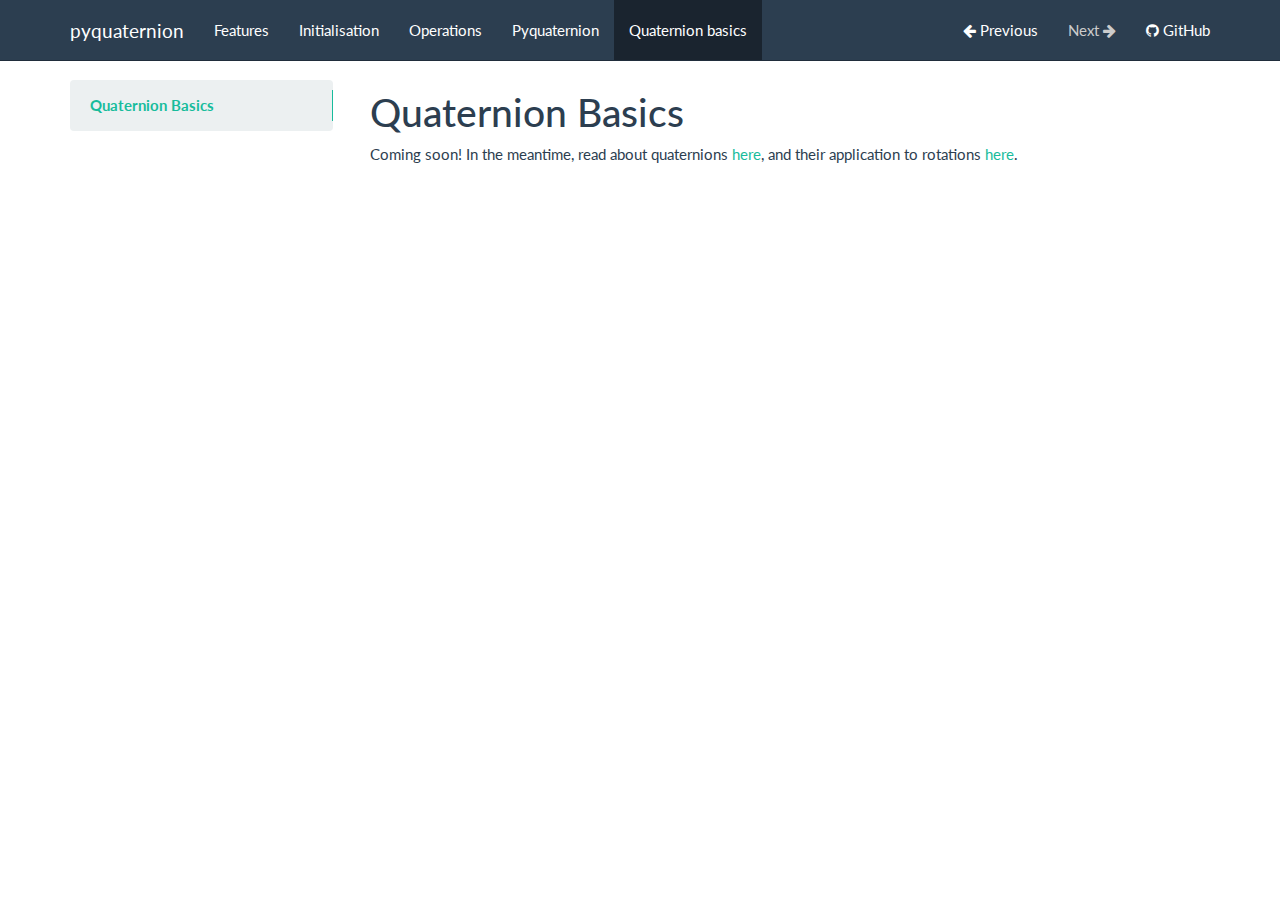
<file: quaternion_basics/index.html>
<!DOCTYPE html>
<html lang="en">
    <head>
        <meta charset="utf-8">
        <meta http-equiv="X-UA-Compatible" content="IE=edge">
        <meta name="viewport" content="width=device-width, initial-scale=1.0">
        
        <meta name="author" content="Kieran Wynn">
        <link rel="canonical" href="http://kieranwynn.github.io/pyquaternion/quaternion_basics/">
        <link rel="shortcut icon" href="../img/favicon.ico">

        <title>Quaternion basics - pyquaternion</title>

        <link href="../css/bootstrap-custom.min.css" rel="stylesheet">
        <link href="../css/font-awesome-4.0.3.css" rel="stylesheet">
        <link href="../css/prettify-1.0.css" rel="stylesheet">
        <link href="../css/base.css" rel="stylesheet">

        <!-- HTML5 shim and Respond.js IE8 support of HTML5 elements and media queries -->
        <!--[if lt IE 9]>
            <script src="https://oss.maxcdn.com/libs/html5shiv/3.7.0/html5shiv.js"></script>
            <script src="https://oss.maxcdn.com/libs/respond.js/1.3.0/respond.min.js"></script>
        <![endif]-->
    </head>

    <body>

        <div class="navbar navbar-default navbar-fixed-top" role="navigation">
    <div class="container">

        <!-- Collapsed navigation -->
        <div class="navbar-header">
            <!-- Expander button -->
            <button type="button" class="navbar-toggle" data-toggle="collapse" data-target=".navbar-collapse">
                <span class="sr-only">Toggle navigation</span>
                <span class="icon-bar"></span>
                <span class="icon-bar"></span>
                <span class="icon-bar"></span>
            </button>

            <!-- Main title -->
            <a class="navbar-brand" href="..">pyquaternion</a>
        </div>

        <!-- Expanded navigation -->
        <div class="navbar-collapse collapse">
            <!-- Main navigation -->
            <ul class="nav navbar-nav">
            
            
                <li >
                    <a href="../features">Features</a>
                </li>
            
            
            
                <li >
                    <a href="../initialisation">Initialisation</a>
                </li>
            
            
            
                <li >
                    <a href="../operations">Operations</a>
                </li>
            
            
            
                <li >
                    <a href="../pyquaternion">Pyquaternion</a>
                </li>
            
            
            
                <li class="active">
                    <a href=".">Quaternion basics</a>
                </li>
            
            
            </ul>

            <!-- Search, Navigation and Repo links -->
            <ul class="nav navbar-nav navbar-right">
                
                <li >
                    <a rel="next" href="../pyquaternion">
                        <i class="fa fa-arrow-left"></i> Previous
                    </a>
                </li>
                <li class="disabled">
                    <a rel="prev" >
                        Next <i class="fa fa-arrow-right"></i>
                    </a>
                </li>
                
                <li>
                    <a href="https://github.com/KieranWynn/pyquaternion">
                        
                            <i class="fa fa-github"></i>
                        
                        GitHub
                    </a>
                </li>
                
            </ul>
        </div>
    </div>
</div>

        <div class="container">
            <div class="col-md-3"><div class="bs-sidebar hidden-print affix well" role="complementary">
    <ul class="nav bs-sidenav">
    
        <li class="main active"><a href="#quaternion-basics">Quaternion Basics</a></li>
        
    
    </ul>
</div></div>
            <div class="col-md-9" role="main">

<h1 id="quaternion-basics">Quaternion Basics</h1>
<p>Coming soon! In the meantime, read about quaternions <a href="http://en.wikipedia.org/wiki/Quaternion">here</a>, and their application to rotations <a href="http://en.wikipedia.org/wiki/Quaternions_and_spatial_rotation">here</a>.</p>
</div>
        </div>

        

        <script src="https://code.jquery.com/jquery-1.10.2.min.js"></script>
        <script src="../js/bootstrap-3.0.3.min.js"></script>
        <script src="../js/prettify-1.0.min.js"></script>
        <script src="../js/base.js"></script>
    </body>
</html>
</file>
<file: css/highlight.css>
/*
This is the GitHub theme for highlight.js

github.com style (c) Vasily Polovnyov <vast@whiteants.net>

*/

.hljs {
  display: block; padding: 0.5em;
  color: #333;
  background: #f8f8f8
}

.hljs-comment,
.hljs-template_comment,
.diff .hljs-header,
.hljs-javadoc {
  color: #998;
  font-style: italic
}

.hljs-keyword,
.css .rule .hljs-keyword,
.hljs-winutils,
.javascript .hljs-title,
.nginx .hljs-title,
.hljs-subst,
.hljs-request,
.hljs-status {
  color: #333;
  font-weight: bold
}

.hljs-number,
.hljs-hexcolor,
.ruby .hljs-constant {
  color: #099;
}

.hljs-string,
.hljs-tag .hljs-value,
.hljs-phpdoc,
.tex .hljs-formula {
  color: #d14
}

.hljs-title,
.hljs-id,
.coffeescript .hljs-params,
.scss .hljs-preprocessor {
  color: #900;
  font-weight: bold
}

.javascript .hljs-title,
.lisp .hljs-title,
.clojure .hljs-title,
.hljs-subst {
  font-weight: normal
}

.hljs-class .hljs-title,
.haskell .hljs-type,
.vhdl .hljs-literal,
.tex .hljs-command {
  color: #458;
  font-weight: bold
}

.hljs-tag,
.hljs-tag .hljs-title,
.hljs-rules .hljs-property,
.django .hljs-tag .hljs-keyword {
  color: #000080;
  font-weight: normal
}

.hljs-attribute,
.hljs-variable,
.lisp .hljs-body {
  color: #008080
}

.hljs-regexp {
  color: #009926
}

.hljs-symbol,
.ruby .hljs-symbol .hljs-string,
.lisp .hljs-keyword,
.tex .hljs-special,
.hljs-prompt {
  color: #990073
}

.hljs-built_in,
.lisp .hljs-title,
.clojure .hljs-built_in {
  color: #0086b3
}

.hljs-preprocessor,
.hljs-pragma,
.hljs-pi,
.hljs-doctype,
.hljs-shebang,
.hljs-cdata {
  color: #999;
  font-weight: bold
}

.hljs-deletion {
  background: #fdd
}

.hljs-addition {
  background: #dfd
}

.diff .hljs-change {
  background: #0086b3
}

.hljs-chunk {
  color: #aaa
}
</file>
<file: css/base.css>
body {
    padding-top: 70px;
}

/*
 * The code below adds some padding to the top of the current anchor target so
 * that, when navigating to it, the header isn't hidden by the navbar at the
 * top. This is especially complicated because we want to *remove* the padding
 * after navigation so that hovering over the header shows the permalink icon
 * correctly. Thus, we create a CSS animation to remove the extra padding after
 * a second. We have two animations so that navigating to an anchor within the
 * page always restarts the animation.
 *
 * See <https://github.com/mkdocs/mkdocs/issues/843> for more details.
 */
:target::before {
    content: "";
    display: block;
    margin-top: -75px;
    height: 75px;
    pointer-events: none;
    animation: 0s 1s forwards collapse-anchor-padding-1;
}

body.clicky :target::before {
    animation-name: collapse-anchor-padding-2;
}

@keyframes collapse-anchor-padding-1 {
    to {
        margin-top: 0;
        height: 0;
    }
}

@keyframes collapse-anchor-padding-2 {
    to {
        margin-top: 0;
        height: 0;
    }
}

ul.nav li.main {
    font-weight: bold;
}

div.col-md-3 {
    padding-left: 0;
}

div.col-md-9 {
    padding-bottom: 100px;
}

div.source-links {
    float: right;
}

div.col-md-9 img {
    max-width: 100%;
}

code {
    padding: 1px 3px;
    background: #f5f5f5;
    border: solid 1px #ccc;
    color: #333;
}

pre code {
    background: transparent;
    border: none;
}

a > code {
    color: #008cba;
}

a > code:hover, a > code:focus {
    color: #00526e;
}

/*
 * Side navigation
 *
 * Scrollspy and affixed enhanced navigation to highlight sections and secondary
 * sections of docs content.
 */

/* By default it's not affixed in mobile views, so undo that */
.bs-sidebar.affix {
    position: static;
}

.bs-sidebar.well {
    padding: 0;
}

/* First level of nav */
.bs-sidenav {
    margin-top: 30px;
    margin-bottom: 30px;
    padding-top:    10px;
    padding-bottom: 10px;
    border-radius: 5px;
}

/* All levels of nav */
.bs-sidebar .nav > li > a {
    display: block;
    padding: 5px 20px;
    z-index: 1;
}
.bs-sidebar .nav > li > a:hover,
.bs-sidebar .nav > li > a:focus {
    text-decoration: none;
    border-right: 1px solid;
}
.bs-sidebar .nav > .active > a,
.bs-sidebar .nav > .active:hover > a,
.bs-sidebar .nav > .active:focus > a {
    font-weight: bold;
    background-color: transparent;
    border-right: 1px solid;
}

/* Nav: second level (shown on .active) */
.bs-sidebar .nav .nav {
    display: none; /* Hide by default, but at >768px, show it */
    margin-bottom: 8px;
}
.bs-sidebar .nav .nav > li > a {
    padding-top:    3px;
    padding-bottom: 3px;
    padding-left: 30px;
    font-size: 90%;
}

/* Show and affix the side nav when space allows it */
@media (min-width: 992px) {
    .bs-sidebar .nav > .active > ul {
        display: block;
    }
    /* Widen the fixed sidebar */
    .bs-sidebar.affix,
    .bs-sidebar.affix-bottom {
        width: 213px;
    }
    .bs-sidebar.affix {
        position: fixed; /* Undo the static from mobile first approach */
        top: 80px;
    }
    .bs-sidebar.affix-bottom {
        position: absolute; /* Undo the static from mobile first approach */
    }
    .bs-sidebar.affix-bottom .bs-sidenav,
    .bs-sidebar.affix .bs-sidenav {
        margin-top: 0;
        margin-bottom: 0;
    }
}
@media (min-width: 1200px) {
    /* Widen the fixed sidebar again */
    .bs-sidebar.affix-bottom,
    .bs-sidebar.affix {
        width: 263px;
    }
}

.headerlink {
    display: none;
    padding-left: .5em;
}

h1:hover .headerlink, h2:hover .headerlink, h3:hover .headerlink, h4:hover .headerlink, h5:hover .headerlink, h6:hover .headerlink{
    display:inline-block;
}

/* display submenu relative to parent*/
.dropdown-submenu {
    position: relative;
}

/* sub menu stlye */
.dropdown-submenu>.dropdown-menu {
    top: 0;
    left: 100%;
    margin-top: 0px;
    margin-left: -1px;
}

/* display sub menu on hover*/
.dropdown-submenu:hover>.dropdown-menu {
    display: block;
}

/* little arrow */
.dropdown-submenu>a:after {
    display: block;
    content: " ";
    float: right;
    width: 0;
    height: 0;
    border-color: transparent;
    border-style: solid;
    border-width: 5px 0 5px 5px;
    border-left-color: #ccc;
    margin-top: 5px;
    margin-right: -10px;
}

/* little arrow of parent menu */
.dropdown-submenu:hover>a:after {
    border-left-color: #fff;
}
</file>
<file: extra.css>
.bs-sidebar.well {
    padding: 0;
    max-height:85vh;
    overflow-y: auto;
}
</file>
<file: css/prettify-1.0.css>
.com { color: #93a1a1; }
.lit { color: #195f91; }
.pun, .opn, .clo { color: #93a1a1; }
.fun { color: #dc322f; }
.str, .atv { color: #D14; }
.kwd, .prettyprint .tag { color: #1e347b; }
.typ, .atn, .dec, .var { color: teal; }
.pln { color: #48484c; }

.prettyprint {
    padding: 8px;
}
.prettyprint.linenums {
  -webkit-box-shadow: inset 40px 0 0 #fbfbfc, inset 41px 0 0 #ececf0;
     -moz-box-shadow: inset 40px 0 0 #fbfbfc, inset 41px 0 0 #ececf0;
          box-shadow: inset 40px 0 0 #fbfbfc, inset 41px 0 0 #ececf0;
}

/* Specify class=linenums on a pre to get line numbering */
ol.linenums {
  margin: 0 0 0 33px; /* IE indents via margin-left */
}
ol.linenums li {
  padding-left: 12px;
  color: #bebec5;
  line-height: 20px;
  text-shadow: 0 1px 0 #fff;
}
</file>
